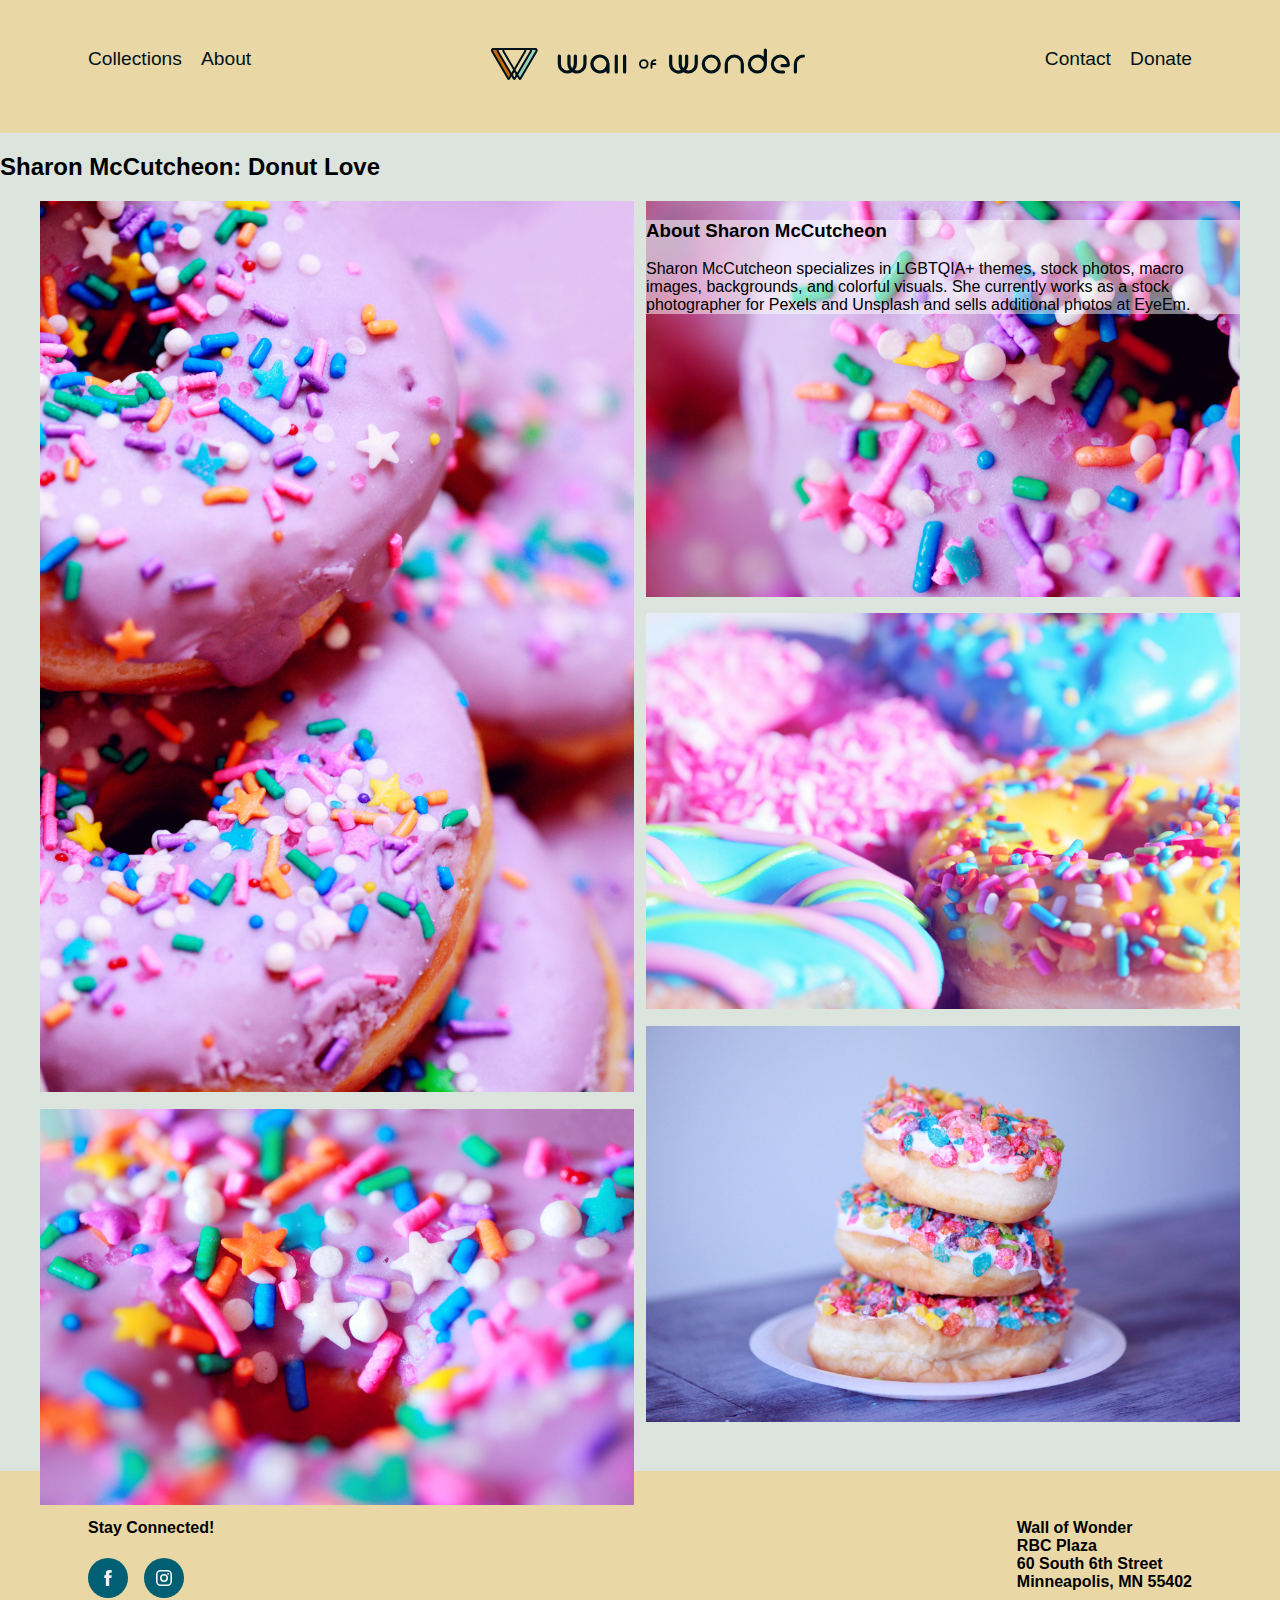
<file: 15-final-project/begin/index.html>
<!DOCTYPE html>
<html lang="en">
  <head>
    <meta charset="UTF-8" />
    <meta http-equiv="X-UA-Compatible" content="IE=edge" />
    <meta name="viewport" content="width=device-width, initial-scale=1.0" />
    <title>Collections</title>
    <link href="css/style.css" rel="stylesheet" />
  </head>

  <body>
    <div class="header">
      <header>
        <nav>
          <ul>
            <li>
              <a href="#"
                ><img
                  src="img/header-logo.svg"
                  alt="Wall of Wonder. Click for home."
              /></a>
            </li>
            <li><a href="#">Collections</a></li>
            <li><a href="#">About</a></li>
            <li><a href="#">Contact</a></li>
            <li><a href="#">Donate</a></li>
          </ul>
        </nav>
      </header>
    </div>

    <div class="donut">
      <h2>Sharon McCutcheon: Donut Love</h2>

      <div class="donutWrapper">
        <ul>
          <li class="aboutArtist">
            <div class="aboutArtistWrapper">
              <h3>About Sharon McCutcheon</h3>
              <p>
                Sharon McCutcheon specializes in LGBTQIA+ themes, stock photos,
                macro images, backgrounds, and colorful visuals. She currently
                works as a stock photographer for Pexels and Unsplash and sells
                additional photos at EyeEm.
              </p>
            </div>
          </li>
          <li class="donut1">
            <figure>
              <img src="../raw materials/donut1.jpg" alt="donut1" />
            </figure>
          </li>
          <li class="donut2">
            <figure>
              <img src="../raw materials/donut2.jpg" alt="donut2" />
            </figure>
          </li>
          <li class="donut3">
            <figure>
              <img src="../raw materials/donut3.jpg" alt="donut3" />
            </figure>
          </li>
          <li class="donut4">
            <figure>
              <img src="../raw materials/donut4.jpg" alt="donut4" />
            </figure>
          </li>
          <li class="donut5">
            <figure>
              <img src="../raw materials/donut5.jpg" alt="donut5" />
            </figure>
          </li>
        </ul>
      </div>
    </div>

    <div class="footer">
      <footer>
        <div class="social">
          <h4>Stay Connected!</h4>
          <ul>
            <li>
              <a href="https://www.facebook.com" target="_blank"
                ><img src="img/facebook-icon.svg" alt="Visit us at Facebook."
              /></a>
            </li>
            <li>
              <a href="https://www.instagram.com" target="_blank"
                ><img src="img/instagram-icon.svg" alt="Visit us on Instagram."
              /></a>
            </li>
          </ul>
        </div>
        <address>
          Wall of Wonder <br />
          RBC Plaza<br />
          60 South 6th Street<br />
          Minneapolis, MN 55402
        </address>
      </footer>
    </div>
  </body>
</html>
</file>
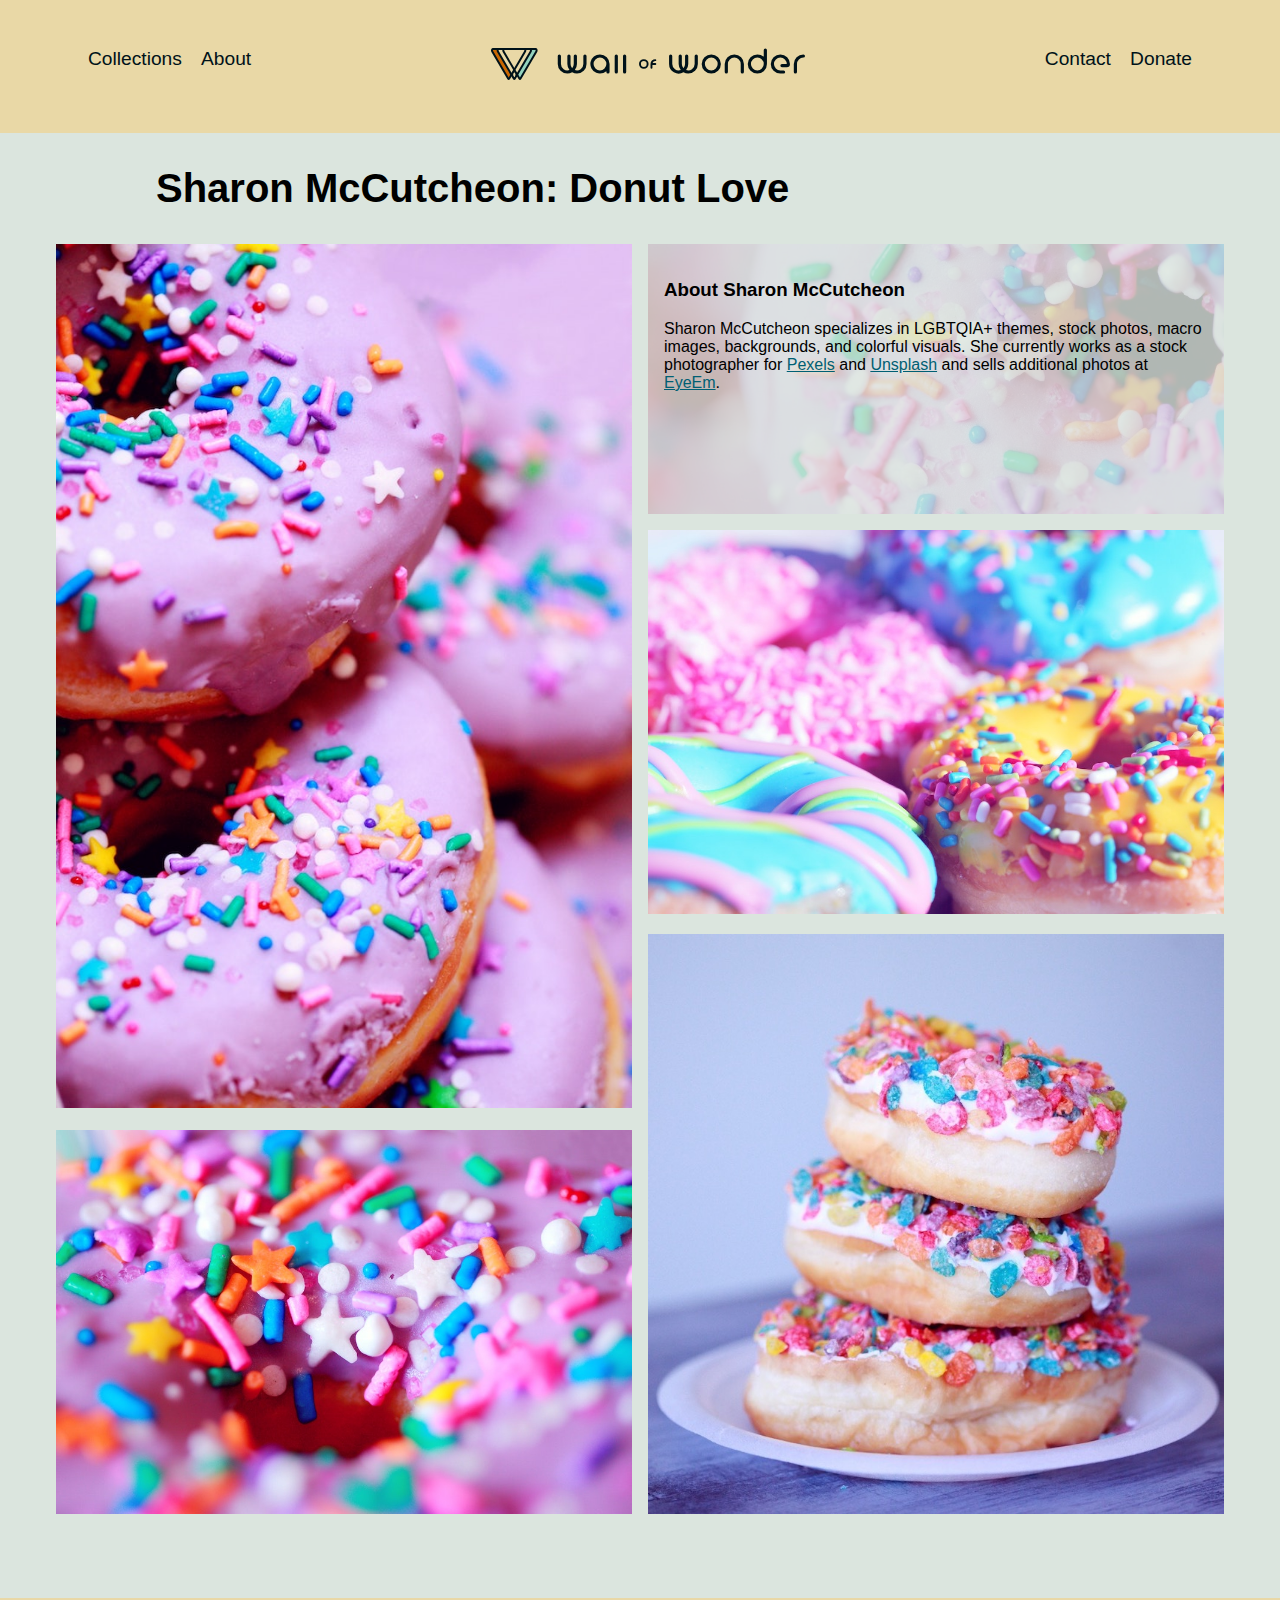
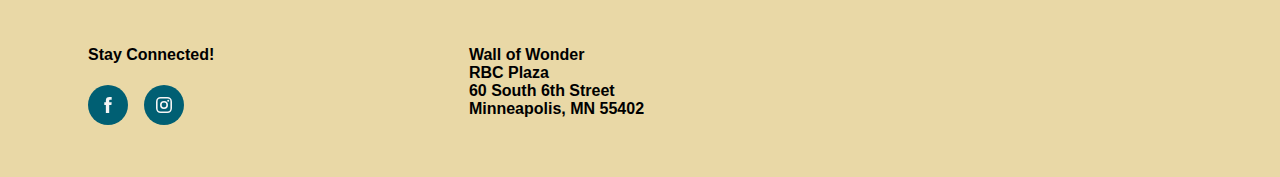
<file: 15-final-project/end/index.html>
<!DOCTYPE html>
<html lang="en">

<head>
    <meta charset="UTF-8" />
    <meta http-equiv="X-UA-Compatible" content="IE=edge" />
    <meta name="viewport" content="width=device-width, initial-scale=1.0" />
    <title>About Sharon McCutcheon</title>
    <link href="css/style.css" rel="stylesheet" />
</head>

<body>
    <div class="header">
        <header>
            <nav>
                <ul>
                    <li>
                        <a href="#"><img src="img/header-logo.svg" alt="Wall of Wonder. Click for home." /></a>
                    </li>
                    <li><a href="#">Collections</a></li>
                    <li><a href="#">About</a></li>
                    <li><a href="#">Contact</a></li>
                    <li><a href="#">Donate</a></li>
                </ul>
            </nav>
        </header>
    </div>

    <section id="donut">
        <h2>Sharon McCutcheon: Donut Love</h2>
        <ul>
            <li class="d1">
                <img src="img/donut5.jpg" alt="Donut with sprinkles." />
            </li>
            <li class="d2">
                <img src="img/donut1.jpg" alt="Donut with sprinkles." />
            </li>
            <li class="d3">
                <div class="author">
                    <h3>About Sharon McCutcheon</h3>
                    <p>
                        Sharon McCutcheon specializes in LGBTQIA+ themes, stock photos, macro images, backgrounds, and colorful visuals. She currently works as a stock photographer for
                        <a href="https://www.pexels.com/@mccutcheon" target="_blank">Pexels</a
              >
              and
              <a href="https://unsplash.com/@sharonmccutcheon" target="_blank"
                >Unsplash</a
              >
              and sells additional photos at
              <a href="https://www.eyeem.com/u/mccutcheon" target="_blank"
                >EyeEm</a
              >.
            </p>
          </div>
          <img src="img/donut2.jpg" alt="Donut with sprinkles." />
        </li>
        <li class="d4">
          <img src="img/donut3.jpg" alt="Donut with sprinkles." />
        </li>
        <li class="d5">
          <img src="img/donut4.jpg" alt="Donut with sprinkles." />
        </li>
      </ul>
    </section>

    <div class="footer">
      <footer>
        <div class="social">
          <h4>Stay Connected!</h4>
          <ul>
            <li>
              <a href="https://www.facebook.com" target="_blank"
                ><img src="img/facebook-icon.svg" alt="Visit us at Facebook."
              /></a>
            </li>
            <li>
                <a href="https://www.instagram.com" target="_blank"><img src="img/instagram-icon.svg" alt="Visit us on Instagram." /></a>
            </li>
        </ul>
        </div>
        <address>
          Wall of Wonder <br />
          RBC Plaza<br />
          60 South 6th Street<br />
          Minneapolis, MN 55402
        </address>
        </footer>
        </div>
</body>

</html>
</file>
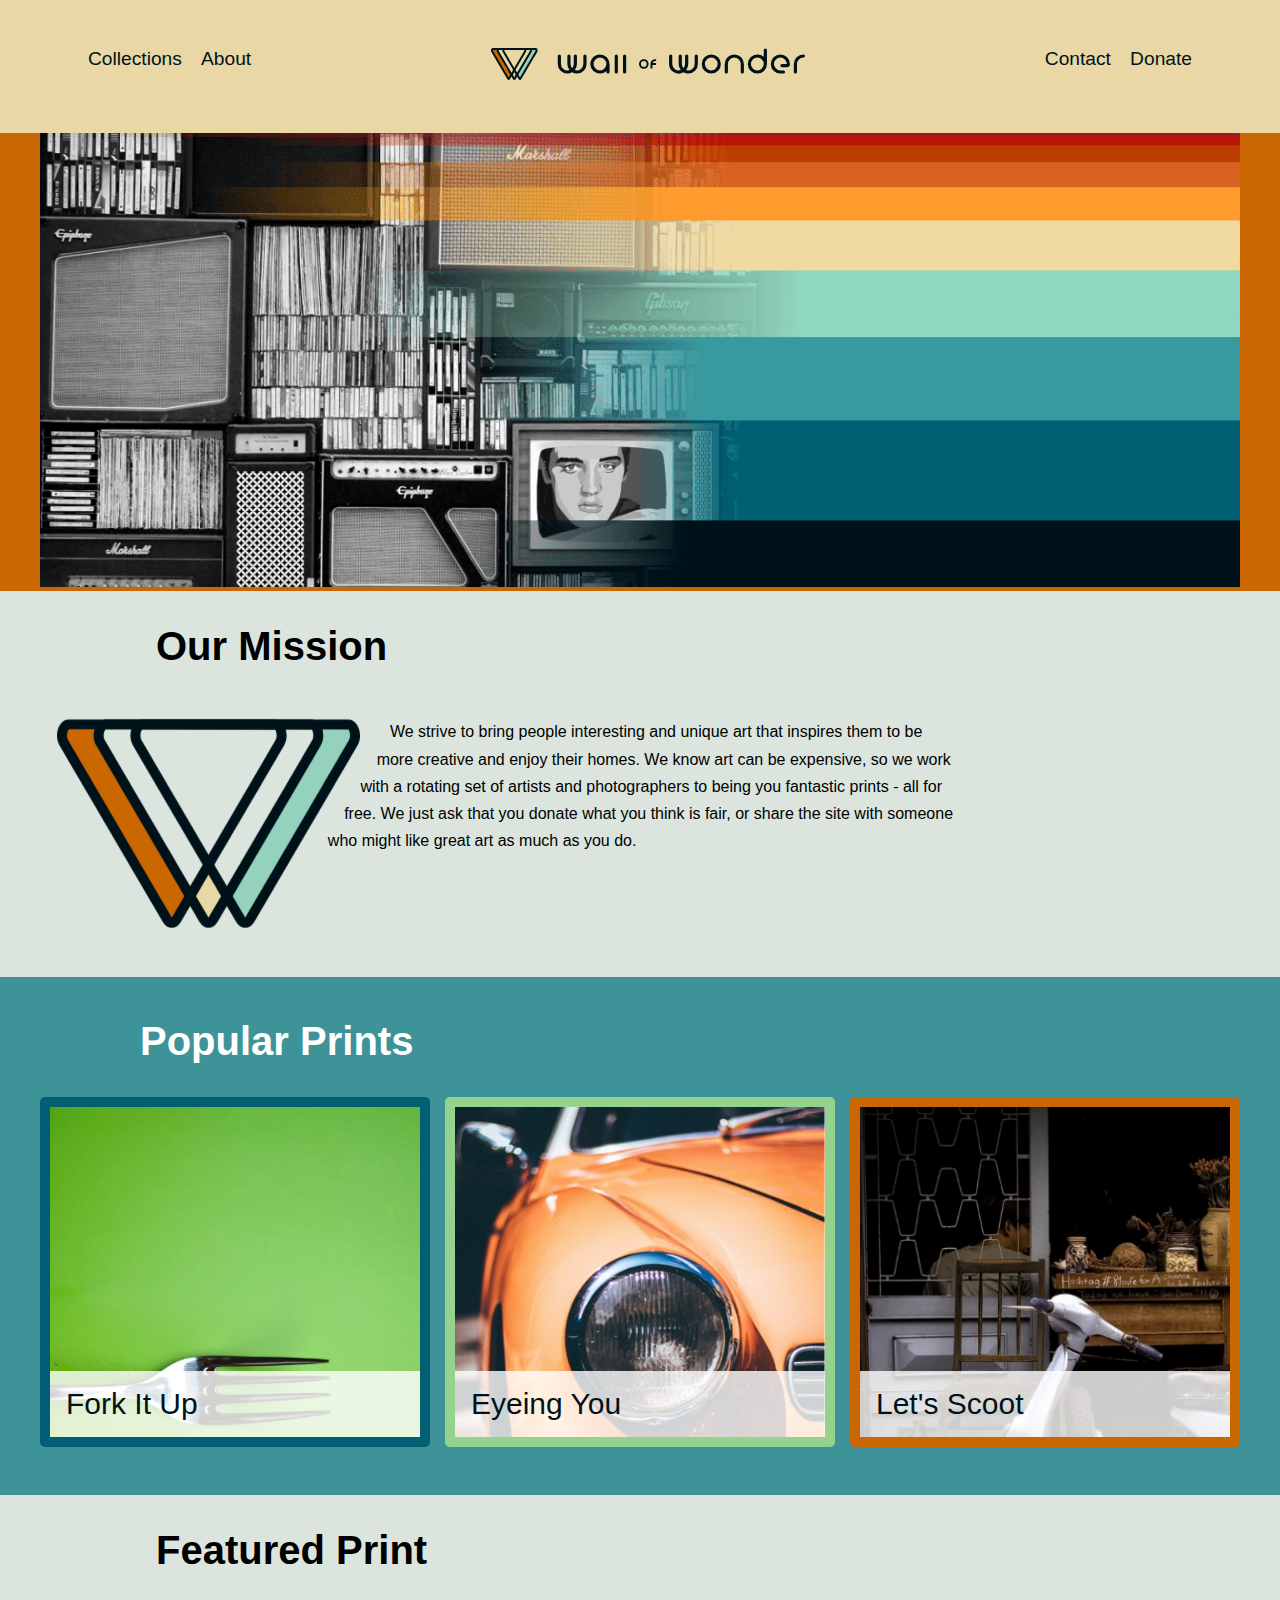
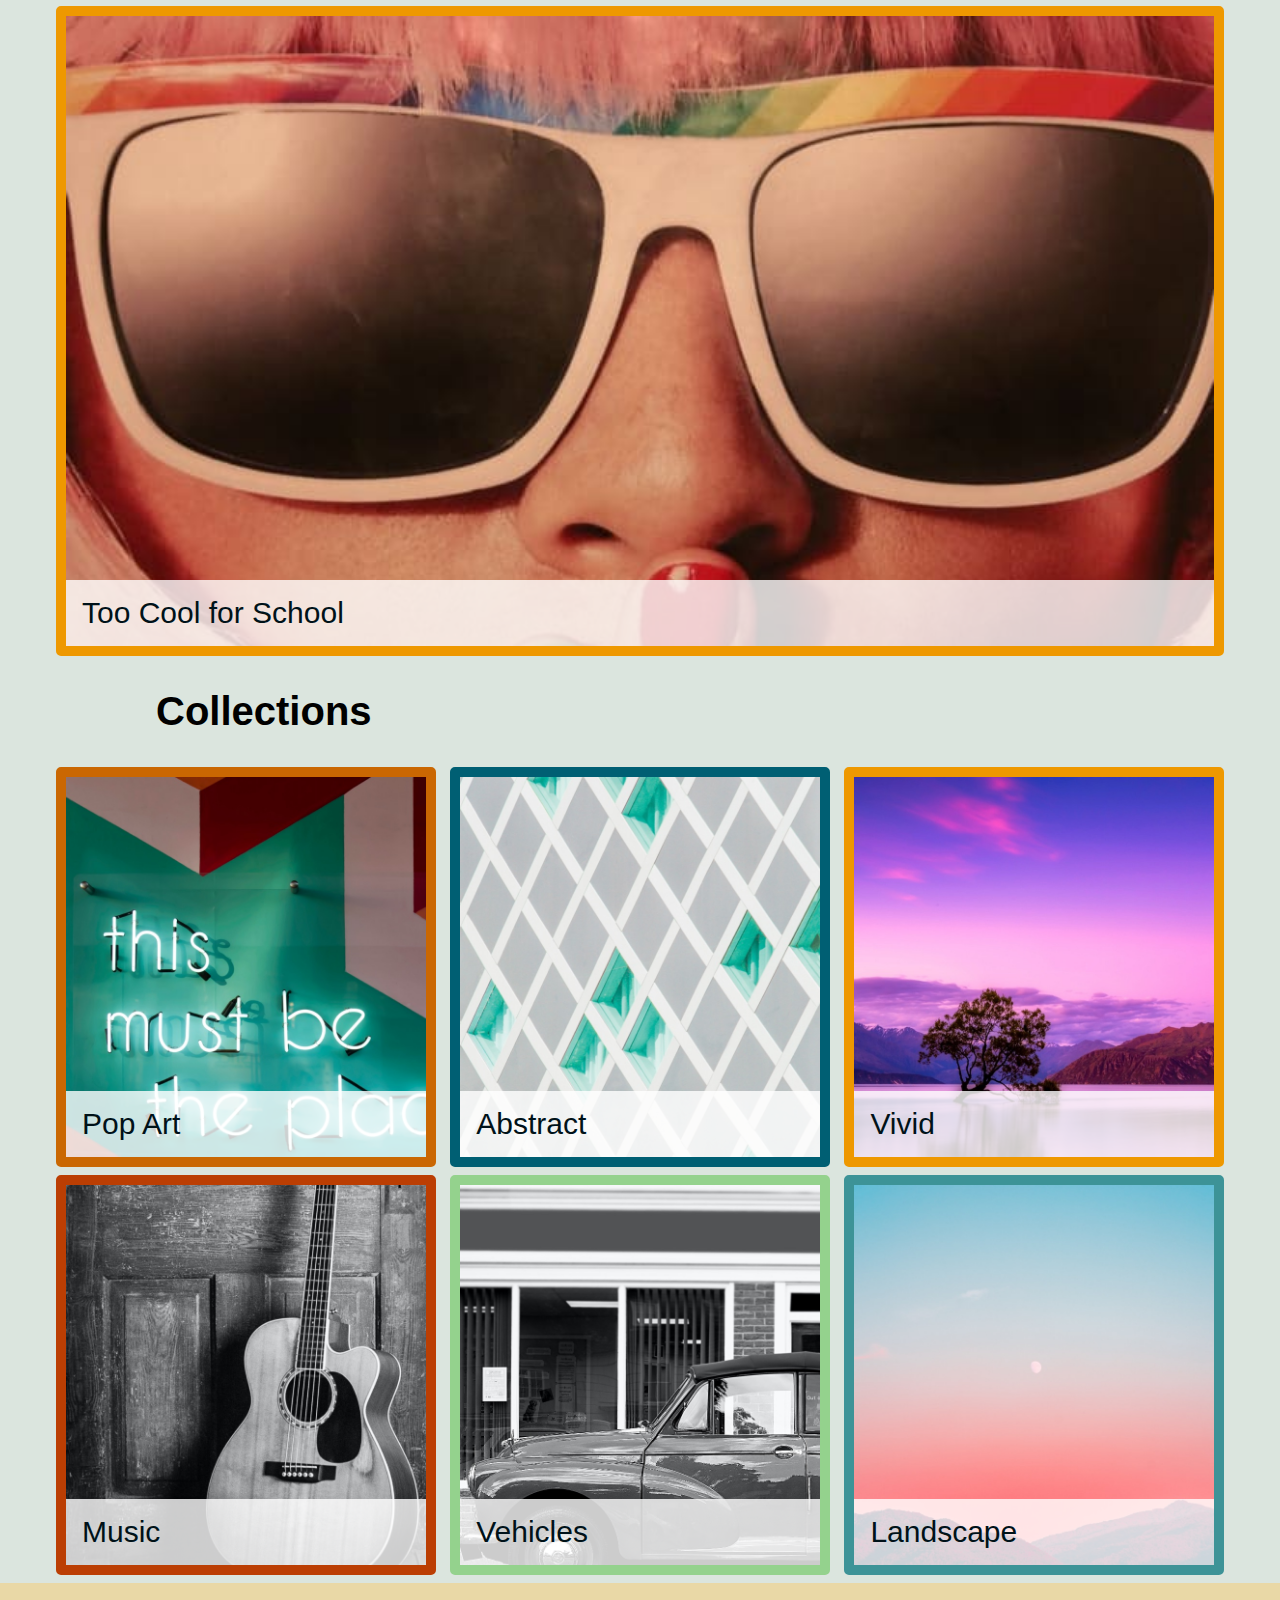
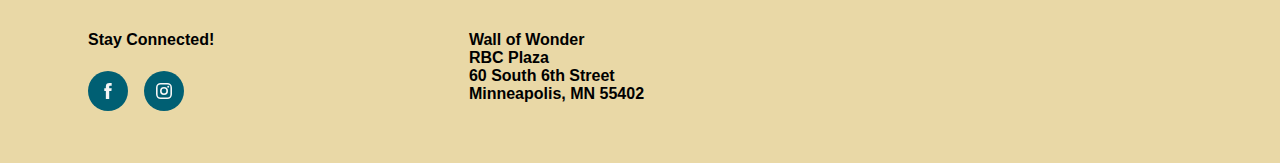
<file: 7-wrapup/begin/index.html>
<!DOCTYPE html>
<html lang="en">
  <head>
    <meta charset="UTF-8" />
    <meta http-equiv="X-UA-Compatible" content="IE=edge" />
    <meta name="viewport" content="width=device-width, initial-scale=1.0" />
    <title>Collections</title>
    <link href="css/style.css" rel="stylesheet" />
  </head>

  <body>
    <div class="header">
      <header>
        <nav>
          <ul>
            <li>
              <a href="#"
                ><img
                  src="img/header-logo.svg"
                  alt="Wall of Wonder. Click for home."
              /></a>
            </li>
            <li><a href="#">Collections</a></li>
            <li><a href="#">About</a></li>
            <li><a href="#">Contact</a></li>
            <li><a href="#">Donate</a></li>
          </ul>
        </nav>
      </header>
    </div>
    <section id="hero">
      <picture>
        <source srcset="img/hero-1200.png" media="(min-width: 839px)" />
        <source srcset="img/hero-838.png" media="(min-width: 301px)" />
        <img src="img/hero-300.png" alt="Rainbow hero image banner." />
      </picture>
    </section>
    <section id="mission">
      <h2>Our Mission</h2>
      <div class="missiontext">
        <p>
          <img
            src="img/logo2.png"
            alt="Logo for Wall of Wonder."
            class="missionimg"
          />
          We strive to bring people interesting and unique art that inspires
          them to be more creative and enjoy their homes. We know art can be
          expensive, so we work with a rotating set of artists and photographers
          to being you fantastic prints - all for free. We just ask that you
          donate what you think is fair, or share the site with someone who
          might like great art as much as you do.
        </p>
      </div>
    </section>

    <section id="popular">
      <div class="container">
        <h2>Popular Prints</h2>
        <ul>
          <li>
            <figure class="color2">
              <img src="../fork-it-up.jpg" alt="fork" />
              <figcaption><a href="#">Fork It Up</a></figcaption>
            </figure>
          </li>
          <li>
            <figure class="color4">
              <img src="../eyeing-you.jpg" alt="Car" />
              <figcaption><a href="#">Eyeing You</a></figcaption>
            </figure>
          </li>
          <li>
            <figure class="color7">
              <img src="../lets-scoot.jpg" alt="Scooter" class="toAdjust" />
              <figcaption><a href="#">Let's Scoot</a></figcaption>
            </figure>
          </li>
        </ul>
      </div>
    </section>

    <section id="featured">
      <h2>Featured Print</h2>

      <figure class="color6">
        <img
          sizes="(min-width: 300px) 33.3vw, 100vw"
          srcset="
            img/too-cool-300.jpg   300w,
            img/too-cool-740.jpg   740w,
            img/too-cool-1058.jpg 1058w,
            img/too-cool-1200.jpg 1200w
          "
          src="img/too-cool-1200.jpg"
          alt="Closeup of woman in sunglasses showing eyes, nose, and fingers over mouth."
        />

        <figcaption><a href="#">Too Cool for School</a></figcaption>
      </figure>
    </section>
    <section id="collections">
      <h2>Collections</h2>
      <ul>
        <li>
          <figure class="color7">
            <img src="img/pop-art.jpg" alt="Pop Art: This must be the place" />
            <figcaption><a href="#">Pop Art</a></figcaption>
          </figure>
        </li>
        <li>
          <figure class="color2">
            <img
              src="img/abstract.jpg"
              alt="Abstract: grey and green squares."
            />
            <figcaption><a href="#">Abstract</a></figcaption>
          </figure>
        </li>
        <li>
          <figure class="color6">
            <img
              src="img/vivid.jpg"
              alt="Tree on island in lake with purple sunrise."
            />
            <figcaption><a href="#">Vivid</a></figcaption>
          </figure>
        </li>
        <li>
          <figure class="color8">
            <img
              src="img/music.jpg"
              alt="Music: guitar leaning against wall."
            />
            <figcaption><a href="#">Music</a></figcaption>
          </figure>
        </li>
        <li>
          <figure class="color4">
            <img src="img/vehicles.jpg" alt="Vehicles: 1930's car on street." />
            <figcaption><a href="#">Vehicles</a></figcaption>
          </figure>
        </li>
        <li>
          <figure class="color3">
            <img
              src="img/landscape.jpg"
              alt="Landscape: moonrise over tree-covered mountains."
            />
            <figcaption><a href="#">Landscape</a></figcaption>
          </figure>
        </li>
      </ul>
    </section>
    <div class="footer">
      <footer>
        <div class="social">
          <h4>Stay Connected!</h4>
          <ul>
            <li>
              <a href="https://www.facebook.com" target="_blank"
                ><img src="img/facebook-icon.svg" alt="Visit us at Facebook."
              /></a>
            </li>
            <li>
              <a href="https://www.instagram.com" target="_blank"
                ><img src="img/instagram-icon.svg" alt="Visit us on Instagram."
              /></a>
            </li>
          </ul>
        </div>
        <address>
          Wall of Wonder <br />
          RBC Plaza<br />
          60 South 6th Street<br />
          Minneapolis, MN 55402
        </address>
      </footer>
    </div>
  </body>
</html>
</file>
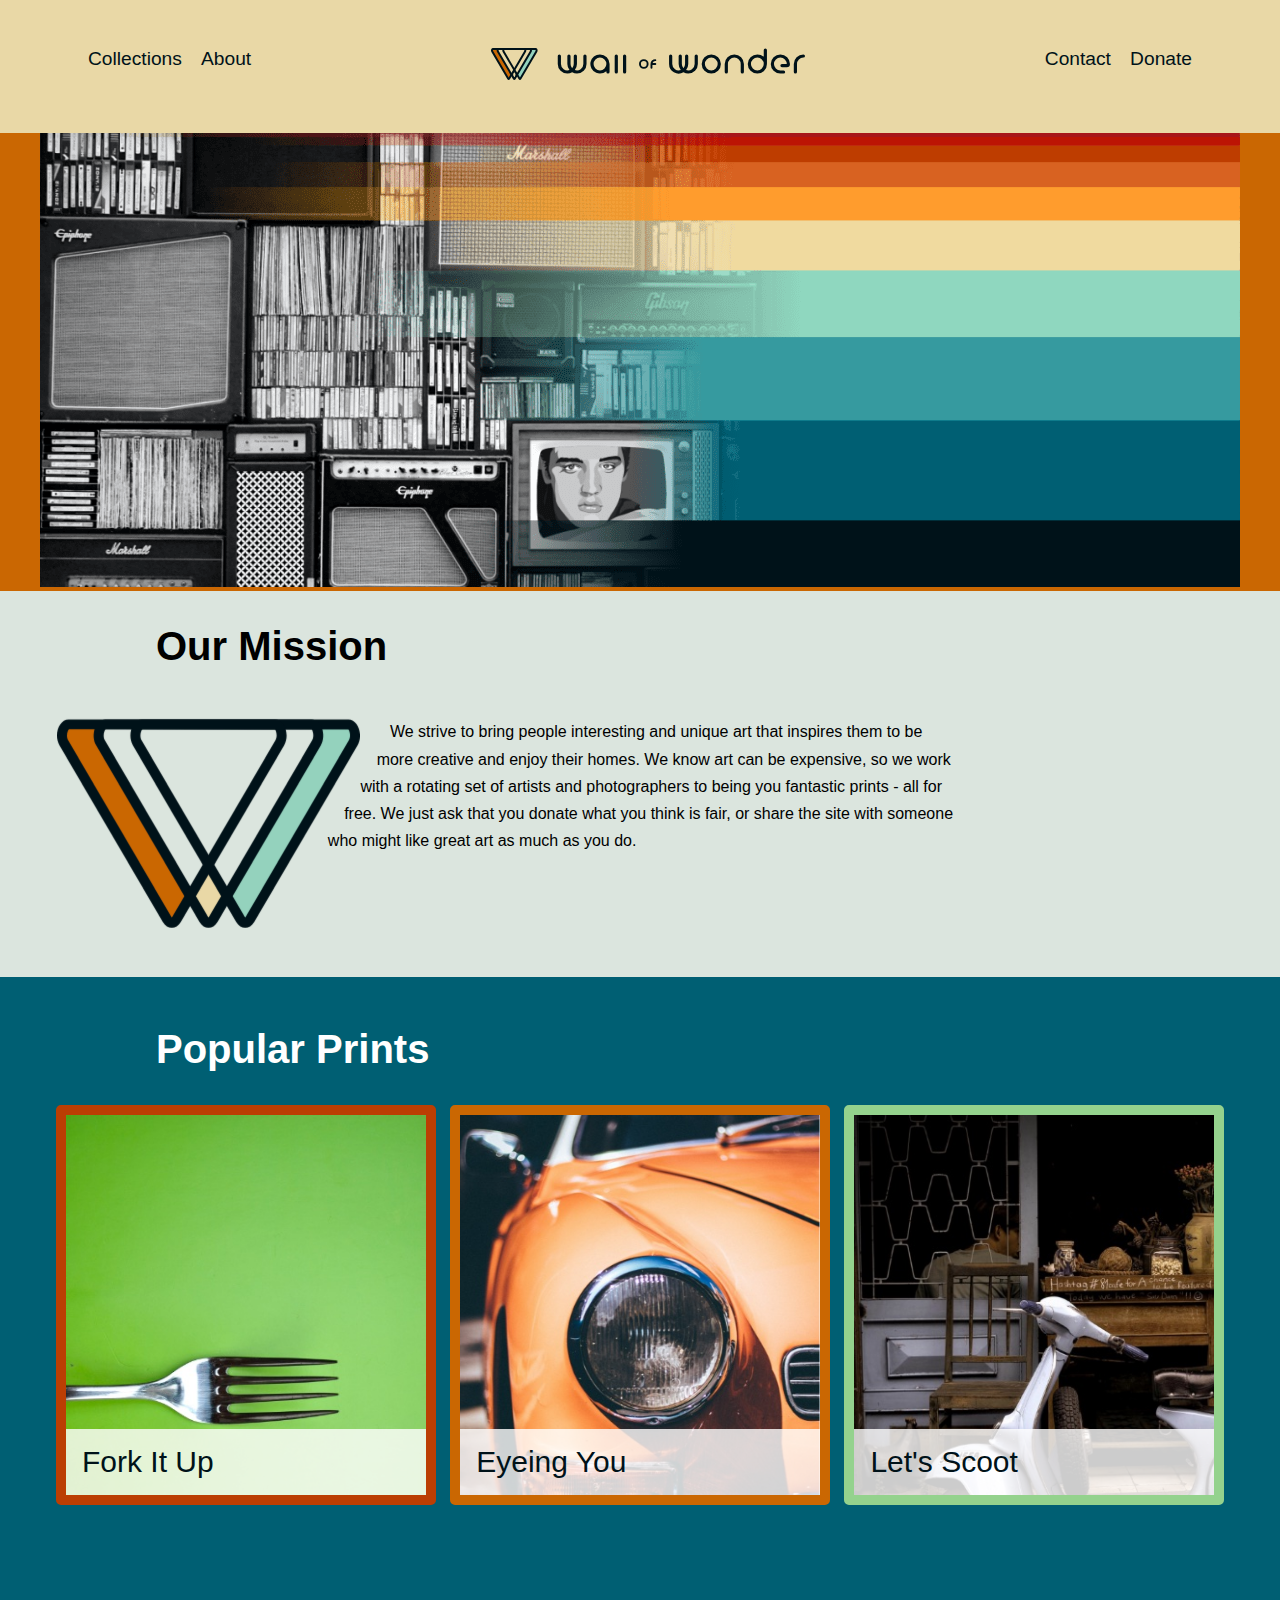
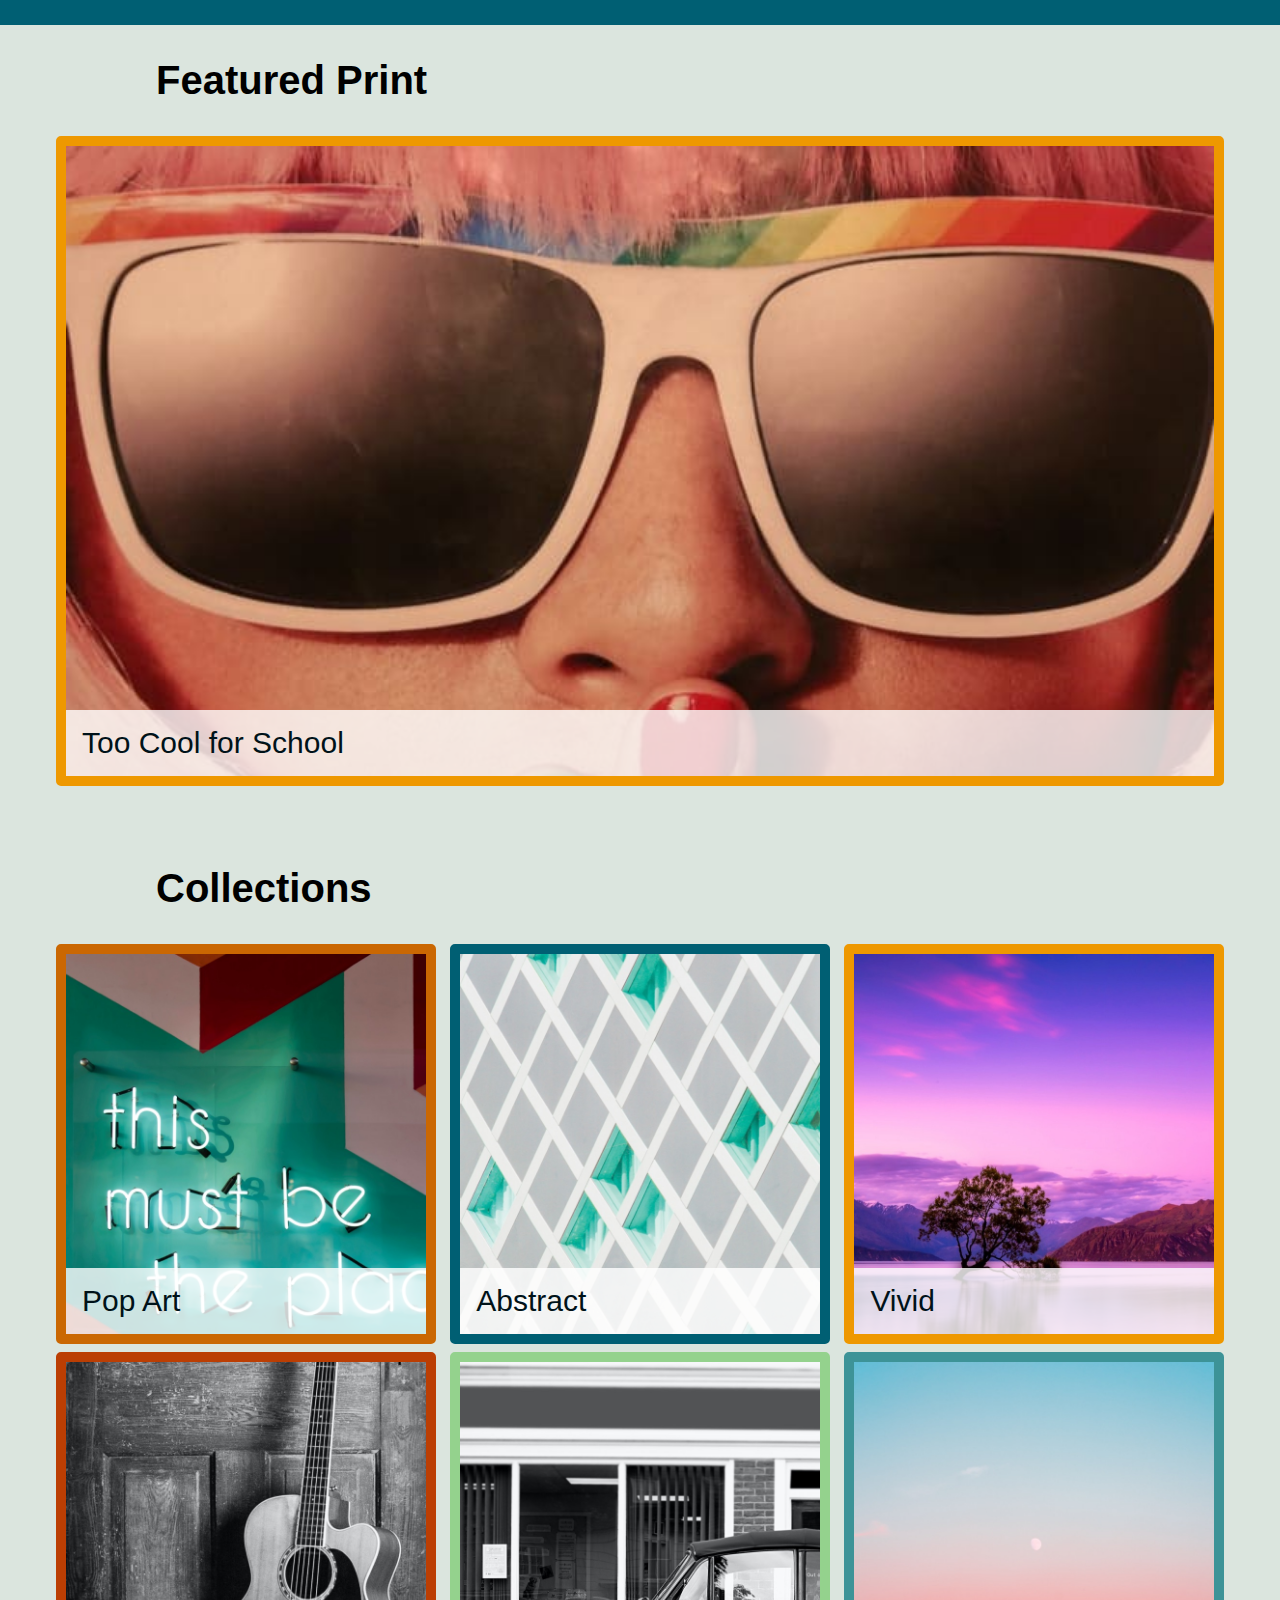
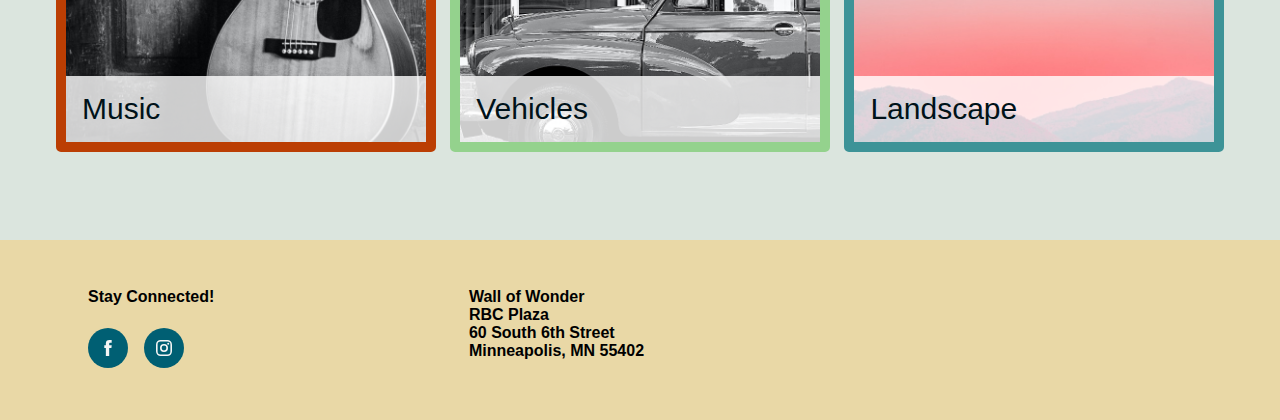
<file: 7-wrapup/end/index.html>
<!DOCTYPE html>
<html lang="en">

<head>
    <meta charset="UTF-8" />
    <meta http-equiv="X-UA-Compatible" content="IE=edge" />
    <meta name="viewport" content="width=device-width, initial-scale=1.0" />
    <title>Collections</title>
    <link href="css/style.css" rel="stylesheet" />
</head>

<body>
    <div class="header">
        <header>
            <nav>
                <ul>
                    <li>
                        <a href="#"><img src="img/header-logo.svg" alt="Wall of Wonder. Click for home." /></a>
                    </li>
                    <li><a href="#">Collections</a></li>
                    <li><a href="#">About</a></li>
                    <li><a href="#">Contact</a></li>
                    <li><a href="#">Donate</a></li>
                </ul>
            </nav>
        </header>
    </div>
    <section id="hero">
        <picture>
            <source srcset="img/hero-1200.png" media="(min-width: 839px)" />
            <source srcset="img/hero-838.png" media="(min-width: 301px)" />
            <img src="img/hero-300.png" alt="Rainbow hero image banner." />
        </picture>
    </section>
    <section id="mission">
        <h2>Our Mission</h2>
        <div class="missiontext">
            <p>
                <img src="img/logo2.png" alt="Logo for Wall of Wonder." class="missionimg" /> We strive to bring people interesting and unique art that inspires them to be more creative and enjoy their homes. We know art can be expensive, so we work with
                a rotating set of artists and photographers to being you fantastic prints - all for free. We just ask that you donate what you think is fair, or share the site with someone who might like great art as much as you do.
            </p>
        </div>
    </section>
    <div class="stripe">
        <section id="popular">
            <h2>Popular Prints</h2>
            <ul>
                <li>
                    <figure class="color8">
                        <img src="img/fork-it-up.jpg" alt="Fork on green background" />
                        <figcaption><a href="#">Fork It Up</a></figcaption>
                    </figure>
                </li>
                <li>
                    <figure class="color7">
                        <img src="img/eyeing-you.jpg" alt="Viewing part of an orange car with an oversized headlight." />
                        <figcaption><a href="#">Eyeing You</a></figcaption>
                    </figure>
                </li>
                <li>
                    <figure class="color4">
                        <img src="img/lets-scoot.jpg" alt="Vespa scooter parked on a street." />
                        <figcaption><a href="#">Let's Scoot</a></figcaption>
                    </figure>
                </li>
            </ul>
        </section>
    </div>
    <section id="featured">
        <h2>Featured Print</h2>

        <figure class="color6">
            <img sizes="(min-width: 300px) 33.3vw, 100vw" srcset="
            img/too-cool-300.jpg   300w,
            img/too-cool-740.jpg   740w,
            img/too-cool-1058.jpg 1058w,
            img/too-cool-1200.jpg 1200w
          " src="img/too-cool-1200.jpg" alt="Closeup of woman in sunglasses showing eyes, nose, and fingers over mouth." />

            <figcaption><a href="#">Too Cool for School</a></figcaption>
        </figure>
    </section>
    <section id="collections">
        <h2>Collections</h2>
        <ul>
            <li>
                <figure class="color7">
                    <img src="img/pop-art.jpg" alt="Pop Art: This must be the place" />
                    <figcaption><a href="#">Pop Art</a></figcaption>
                </figure>
            </li>
            <li>
                <figure class="color2">
                    <img src="img/abstract.jpg" alt="Abstract: grey and green squares." />
                    <figcaption><a href="#">Abstract</a></figcaption>
                </figure>
            </li>
            <li>
                <figure class="color6">
                    <img src="img/vivid.jpg" alt="Tree on island in lake with purple sunrise." />
                    <figcaption><a href="#">Vivid</a></figcaption>
                </figure>
            </li>
            <li>
                <figure class="color8">
                    <img src="img/music.jpg" alt="Music: guitar leaning against wall." />
                    <figcaption><a href="#">Music</a></figcaption>
                </figure>
            </li>
            <li>
                <figure class="color4">
                    <img src="img/vehicles.jpg" alt="Vehicles: 1930's car on street." />
                    <figcaption><a href="#">Vehicles</a></figcaption>
                </figure>
            </li>
            <li>
                <figure class="color3">
                    <img src="img/landscape.jpg" alt="Landscape: moonrise over tree-covered mountains." />
                    <figcaption><a href="#">Landscape</a></figcaption>
                </figure>
            </li>
        </ul>
    </section>
    <div class="footer">
        <footer>
            <div class="social">
                <h4>Stay Connected!</h4>
                <ul>
                    <li>
                        <a href="https://www.facebook.com" target="_blank"><img src="img/facebook-icon.svg" alt="Visit us at Facebook." /></a>
                    </li>
                    <li>
                        <a href="https://www.instagram.com" target="_blank"><img src="img/instagram-icon.svg" alt="Visit us on Instagram." /></a>
                    </li>
                </ul>
            </div>
            <address>
          Wall of Wonder <br />
          RBC Plaza<br />
          60 South 6th Street<br />
          Minneapolis, MN 55402
        </address>
        </footer>
    </div>
</body>

</html>
</file>
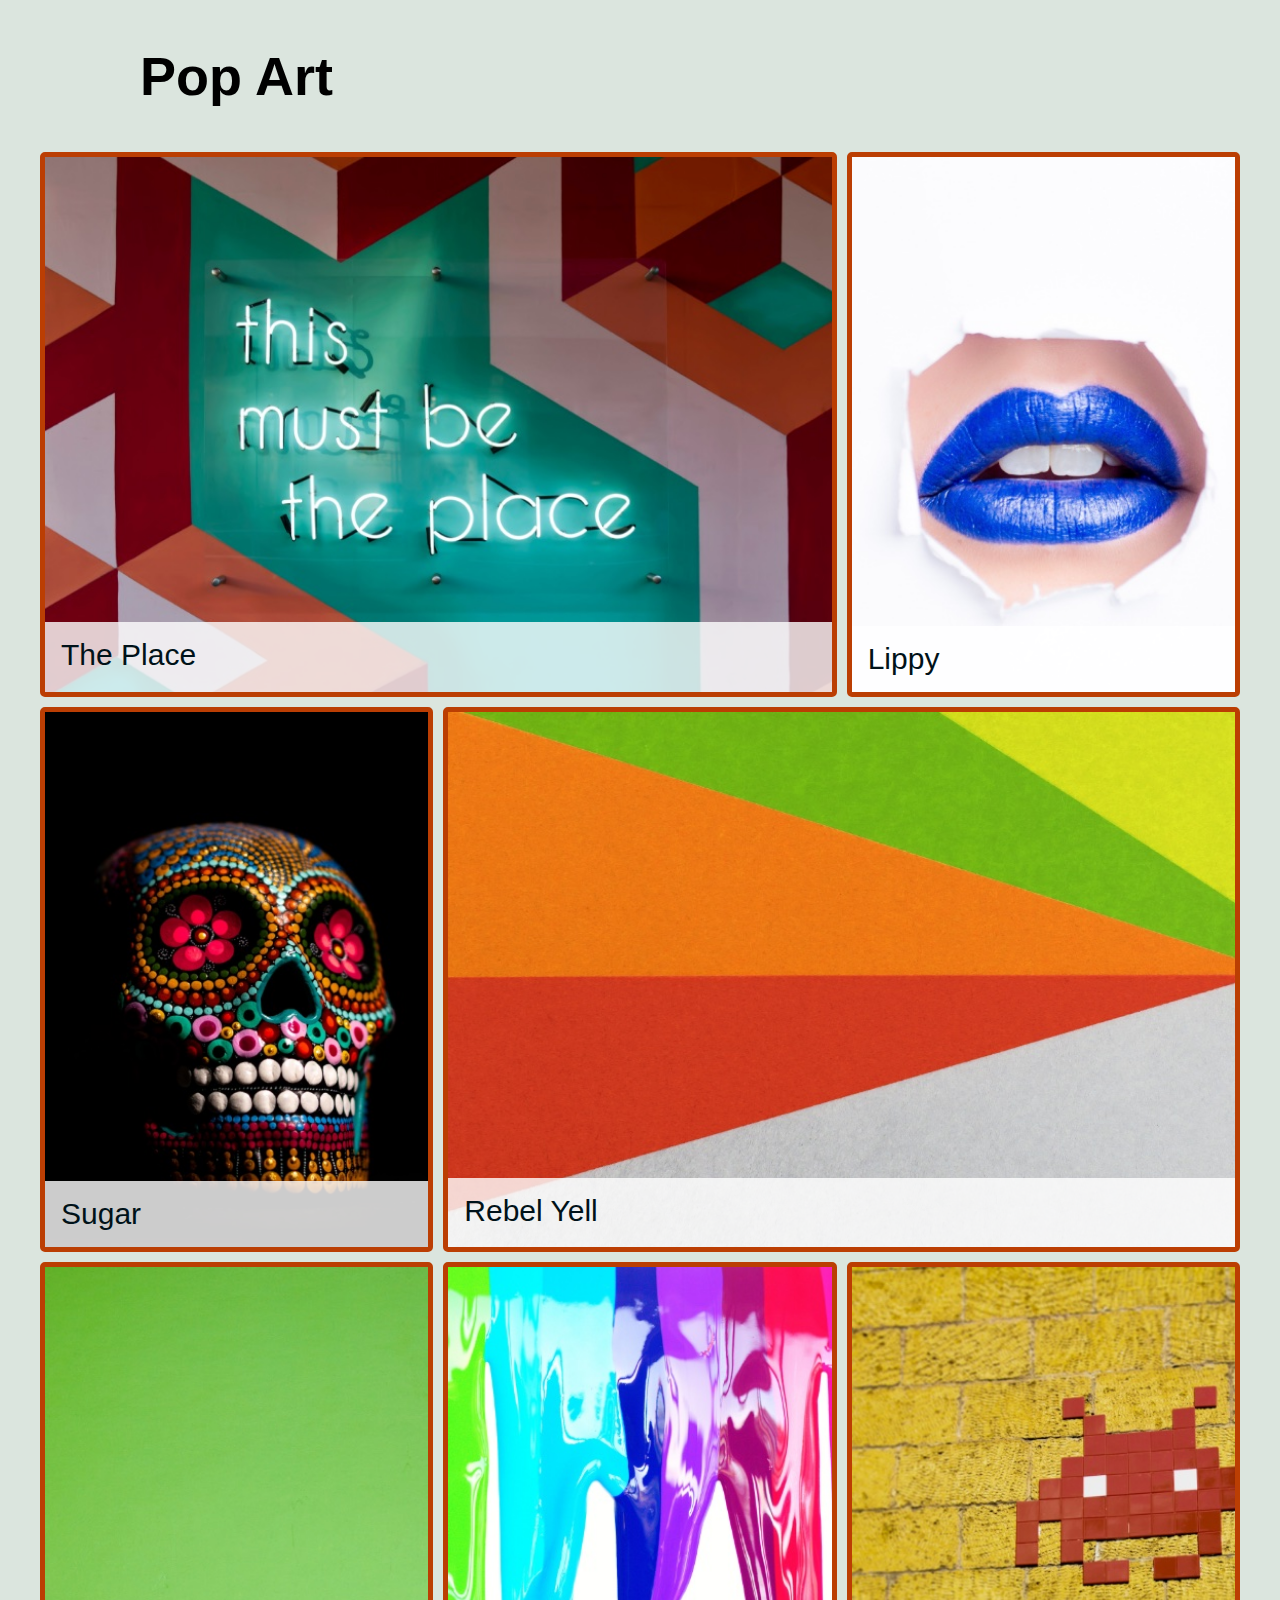
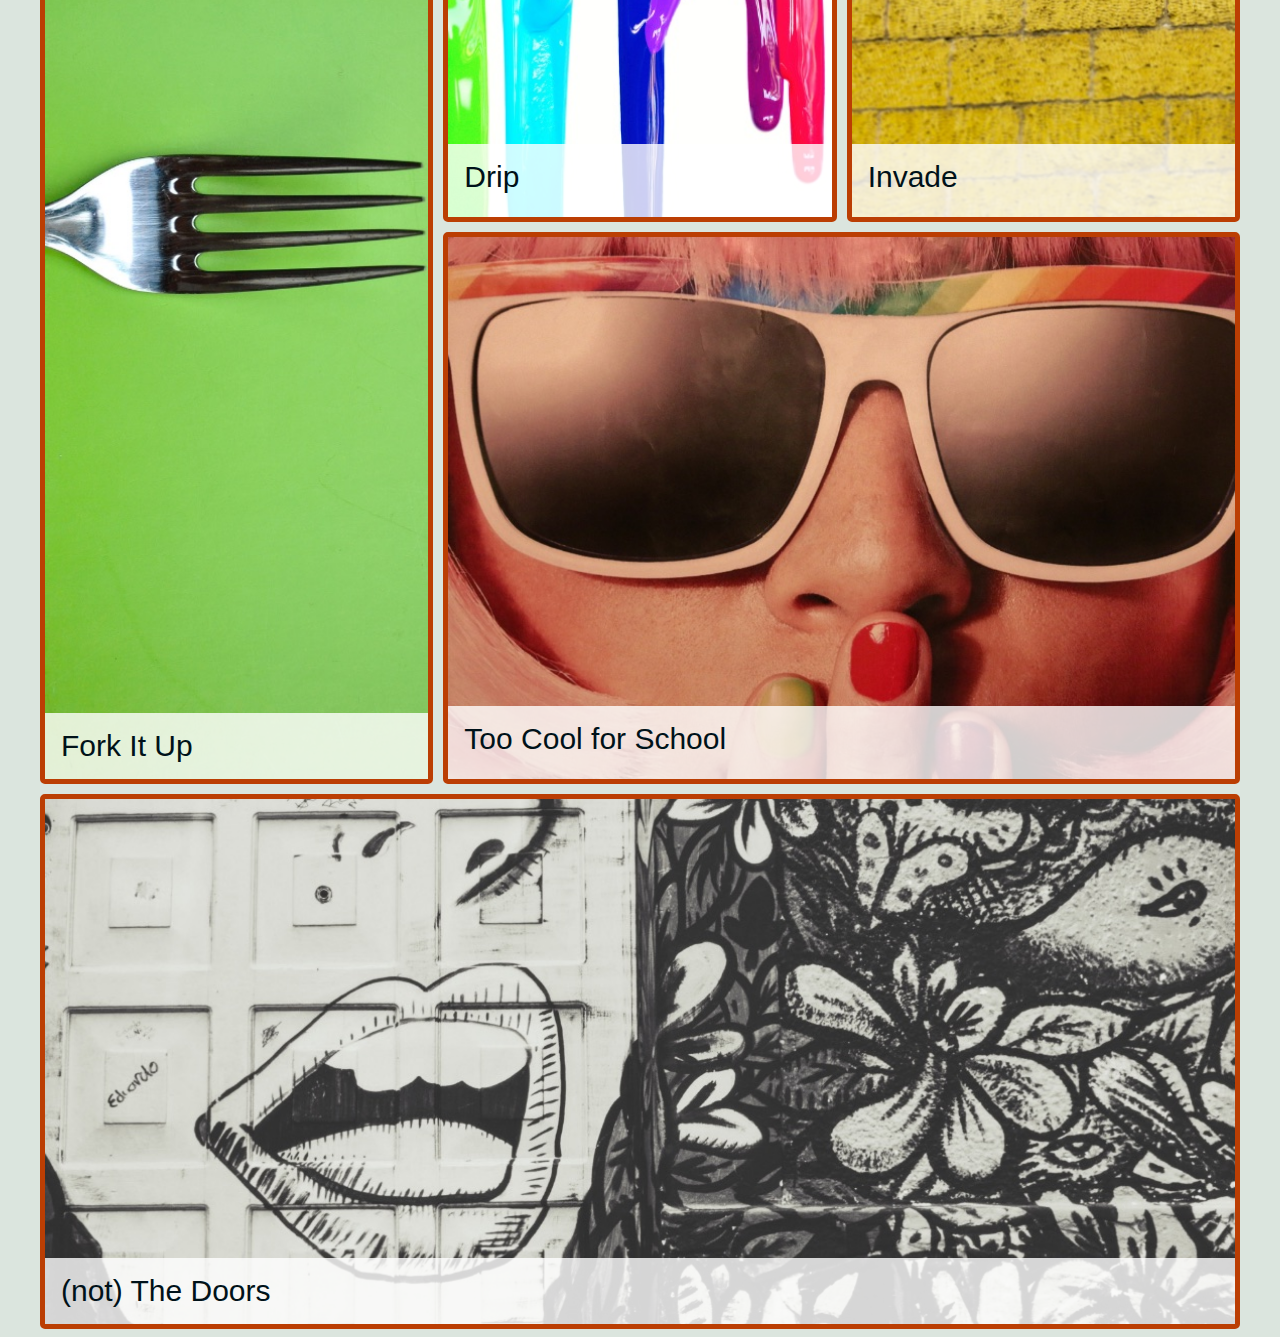
<file: 12-challenge layout/12a mosaic grid/begin/index.html>
<!DOCTYPE html>
<html lang="en">
  <head>
    <meta charset="UTF-8" />
    <meta http-equiv="X-UA-Compatible" content="IE=edge" />
    <meta name="viewport" content="width=device-width, initial-scale=1.0" />
    <title>Collections</title>
    <link href="css/style.css" rel="stylesheet" />
  </head>

  <body>
    <section id="popart">
      <h2>Pop Art</h2>
      <ul>
        <li class="colspan2">
          <figure>
            <img src="img/1-place.jpg" alt="Pop Art: This must be the place" />
            <figcaption><a href="#">The Place</a></figcaption>
          </figure>
        </li>
        <li>
          <figure>
            <img
              src="img/2-lippy.jpg"
              alt="A face showing a nose and blue lips on a white background."
            />
            <figcaption><a href="#">Lippy</a></figcaption>
          </figure>
        </li>
        <li>
          <figure>
            <img src="img/3-skull.jpg" alt="Mexican Sugar skull." />
            <figcaption><a href="#">Sugar</a></figcaption>
          </figure>
        </li>
        <li class="colspan2">
          <figure>
            <img
              src="img/4-yell.jpg"
              alt="Red, orange, green, and yellow wedges converging on a point."
            />
            <figcaption><a href="#">Rebel Yell</a></figcaption>
          </figure>
        </li>
        <li class="rowspan2">
          <figure>
            <img src="img/5-fork.jpg" alt="Fork on a green background." />
            <figcaption><a href="#">Fork It Up</a></figcaption>
          </figure>
        </li>
        <li>
          <figure>
            <img
              src="img/6-drip.jpg"
              alt="Rainbow paint colors dripping down a wall."
            />
            <figcaption><a href="#">Drip</a></figcaption>
          </figure>
        </li>
        <li>
          <figure>
            <img
              src="img/7-invade.jpg"
              alt="Orange space invader on a yellow wall."
            />
            <figcaption><a href="#">Invade</a></figcaption>
          </figure>
        </li>
        <li class="colspan2">
          <figure>
            <img src="img/8-school.jpg" alt="Woman in sunglasses close up." />
            <figcaption><a href="#">Too Cool for School</a></figcaption>
          </figure>
        </li>
        <li class="colspan3">
          <figure>
            <img
              src="img/9-doors.jpg"
              alt="Garage door painted to look like a Doors album cover."
            />
            <figcaption><a href="#">(not) The Doors</a></figcaption>
          </figure>
        </li>
      </ul>
    </section>
  </body>
</html>
</file>
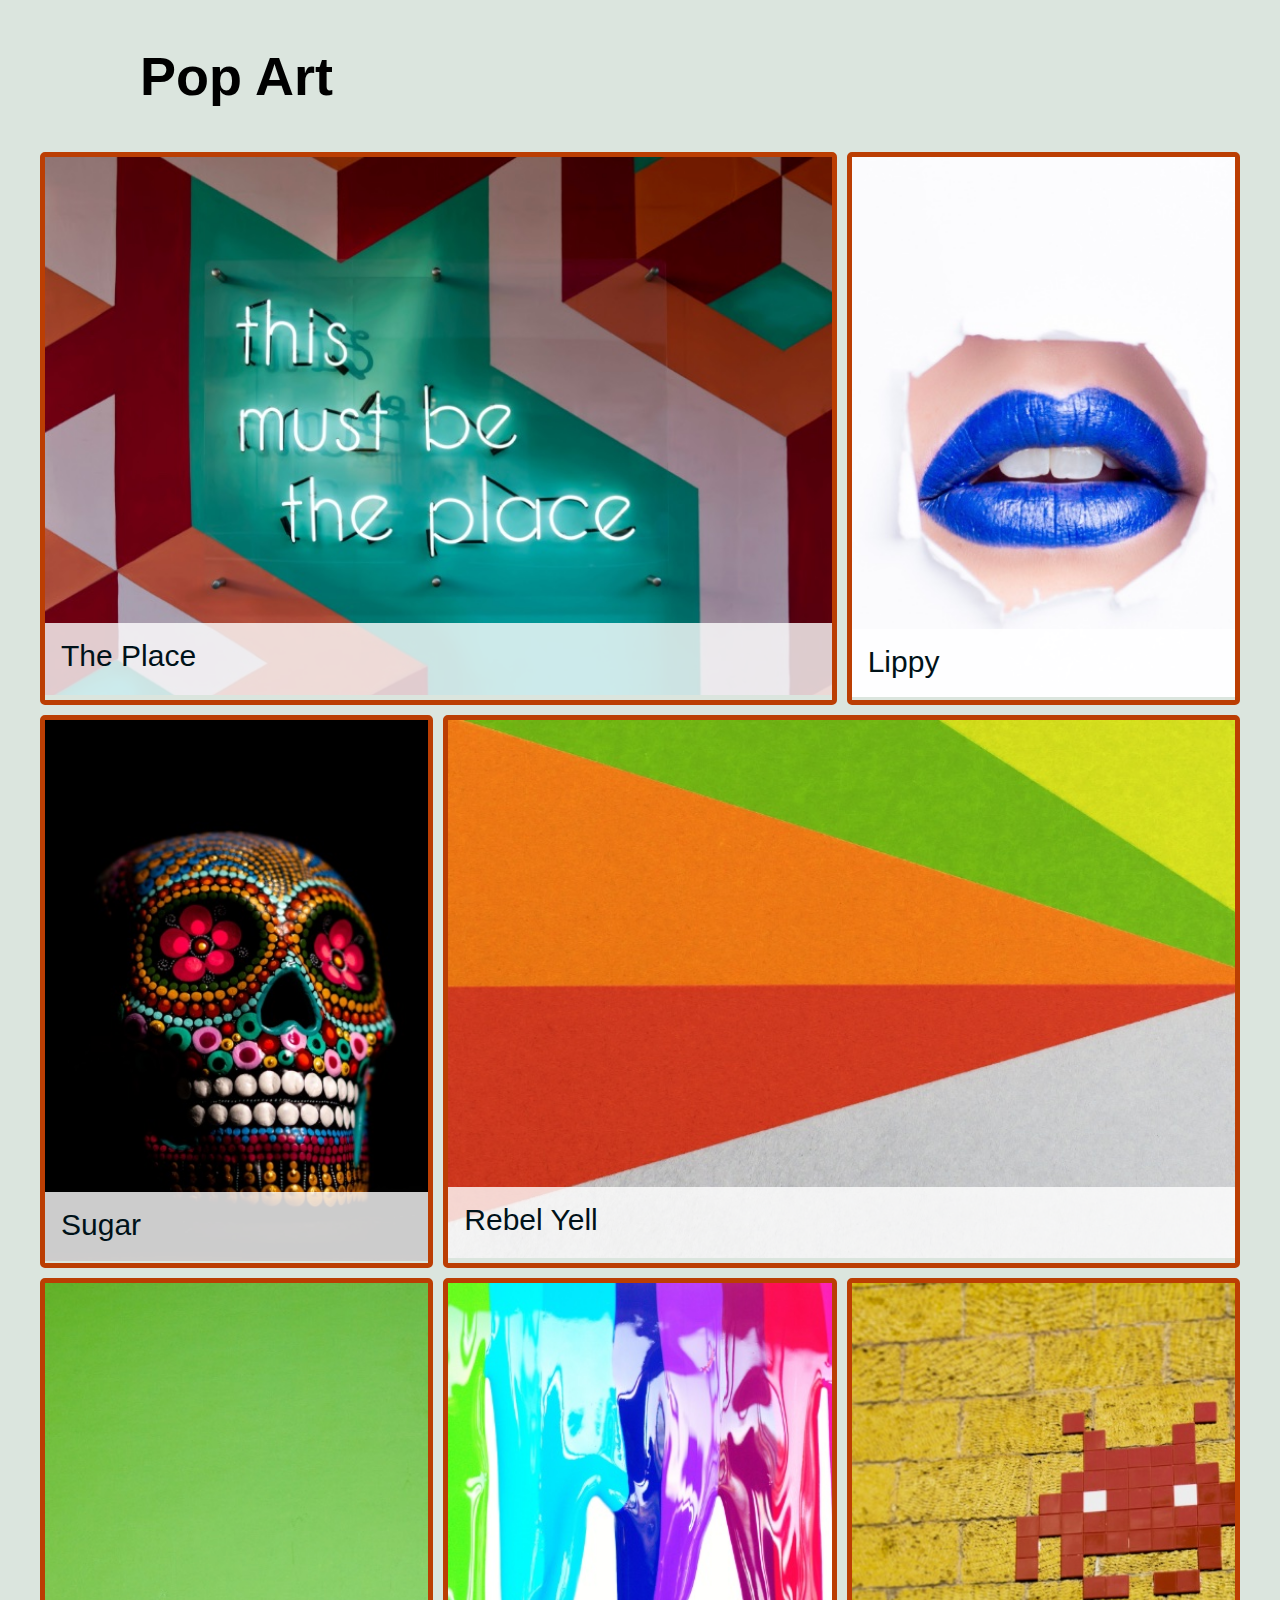
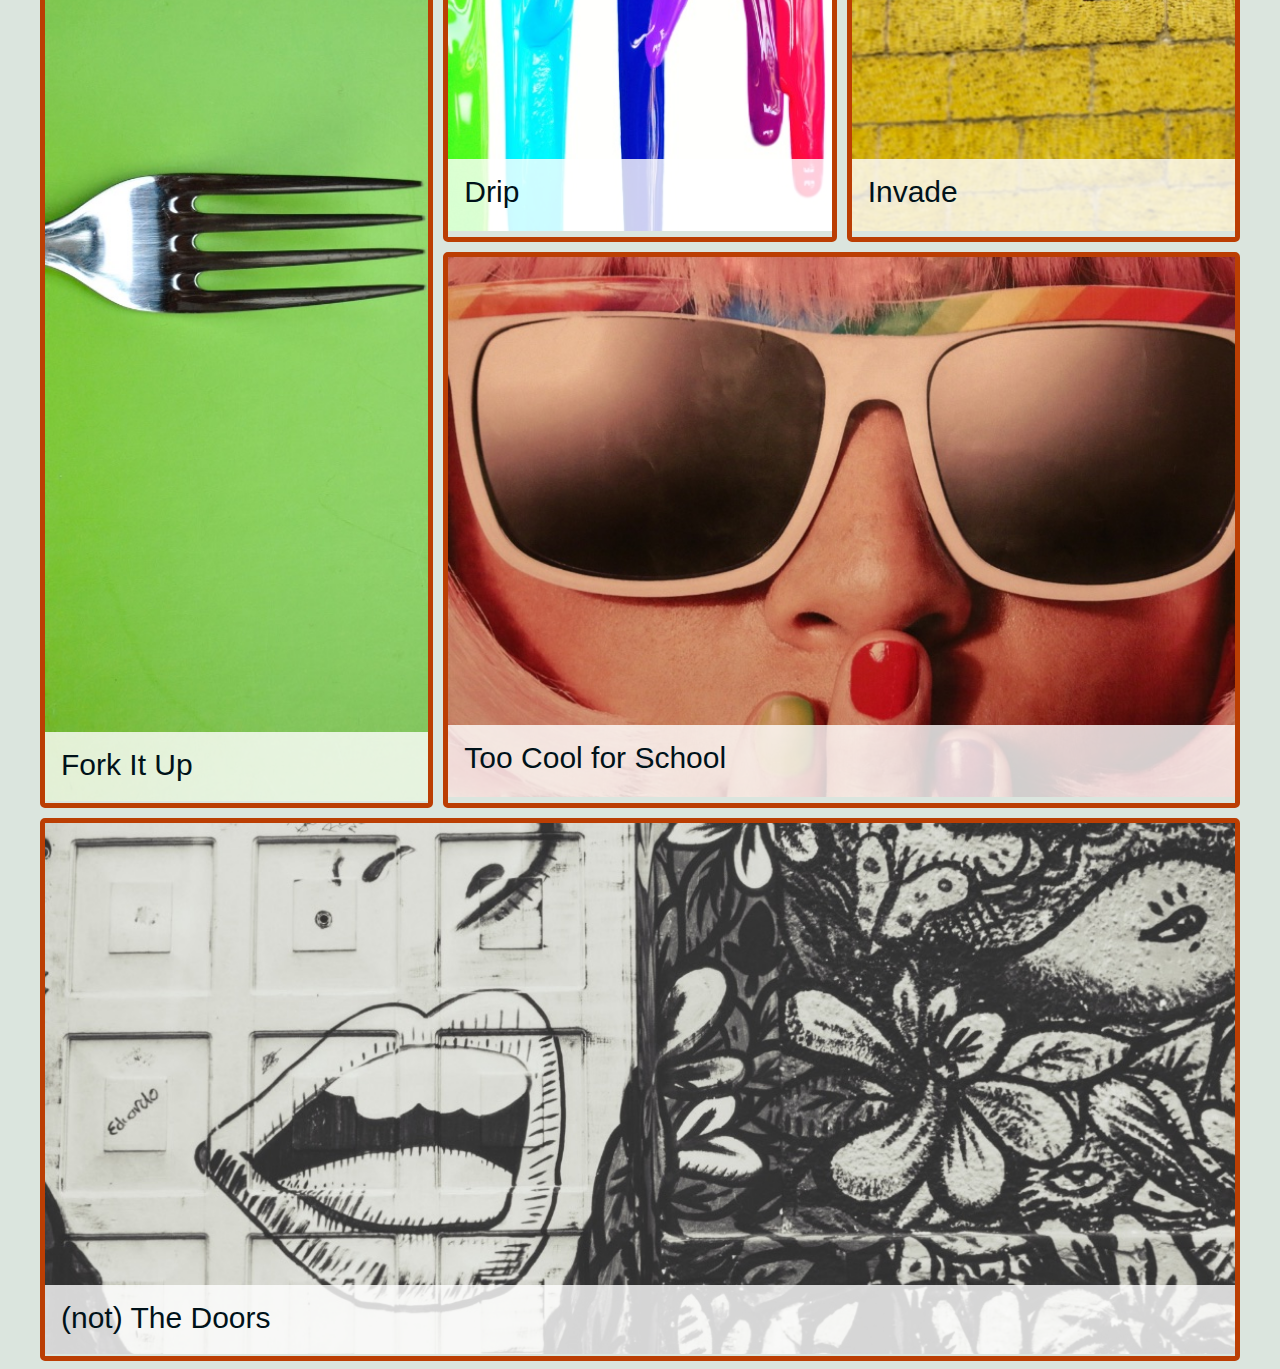
<file: 12-challenge layout/12a mosaic grid/end/index.html>
<!DOCTYPE html>
<html lang="en">

<head>
    <meta charset="UTF-8" />
    <meta http-equiv="X-UA-Compatible" content="IE=edge" />
    <meta name="viewport" content="width=device-width, initial-scale=1.0" />
    <title>Collections</title>
    <link href="css/style.css" rel="stylesheet" />
</head>

<body>
    <section id="popart">
        <h2>Pop Art</h2>
        <ul>
            <li class="colspan2">
                <figure>
                    <img src="img/1-place.jpg" alt="Pop Art: This must be the place" />
                    <figcaption><a href="#">The Place</a></figcaption>
                </figure>
            </li>
            <li>
                <figure>
                    <img src="img/2-lippy.jpg" alt="A face showing a nose and blue lips on a white background." />
                    <figcaption><a href="#">Lippy</a></figcaption>
                </figure>
            </li>
            <li>
                <figure>
                    <img src="img/3-skull.jpg" alt="Mexican Sugar skull." />
                    <figcaption><a href="#">Sugar</a></figcaption>
                </figure>
            </li>
            <li class="colspan2">
                <figure>
                    <img src="img/4-yell.jpg" alt="Red, orange, green, and yellow wedges converging on a point." />
                    <figcaption><a href="#">Rebel Yell</a></figcaption>
                </figure>
            </li>
            <li class="rowspan2">
                <figure>
                    <img src="img/5-fork.jpg" alt="Fork on a green background." />
                    <figcaption><a href="#">Fork It Up</a></figcaption>
                </figure>
            </li>
            <li>
                <figure>
                    <img src="img/6-drip.jpg" alt="Rainbow paint colors dripping down a wall." />
                    <figcaption><a href="#">Drip</a></figcaption>
                </figure>
            </li>
            <li>
                <figure>
                    <img src="img/7-invade.jpg" alt="Orange space invader on a yellow wall." />
                    <figcaption><a href="#">Invade</a></figcaption>
                </figure>
            </li>
            <li class="colspan2">
                <figure>
                    <img src="img/8-school.jpg" alt="Woman in sunglasses close up." />
                    <figcaption><a href="#">Too Cool for School</a></figcaption>
                </figure>
            </li>
            <li class="colspan3">
                <figure>
                    <img src="img/9-doors.jpg" alt="Garage door painted to look like a Doors album cover." />
                    <figcaption><a href="#">(not) The Doors</a></figcaption>
                </figure>
            </li>
        </ul>
    </section>
</body>

</html>
</file>
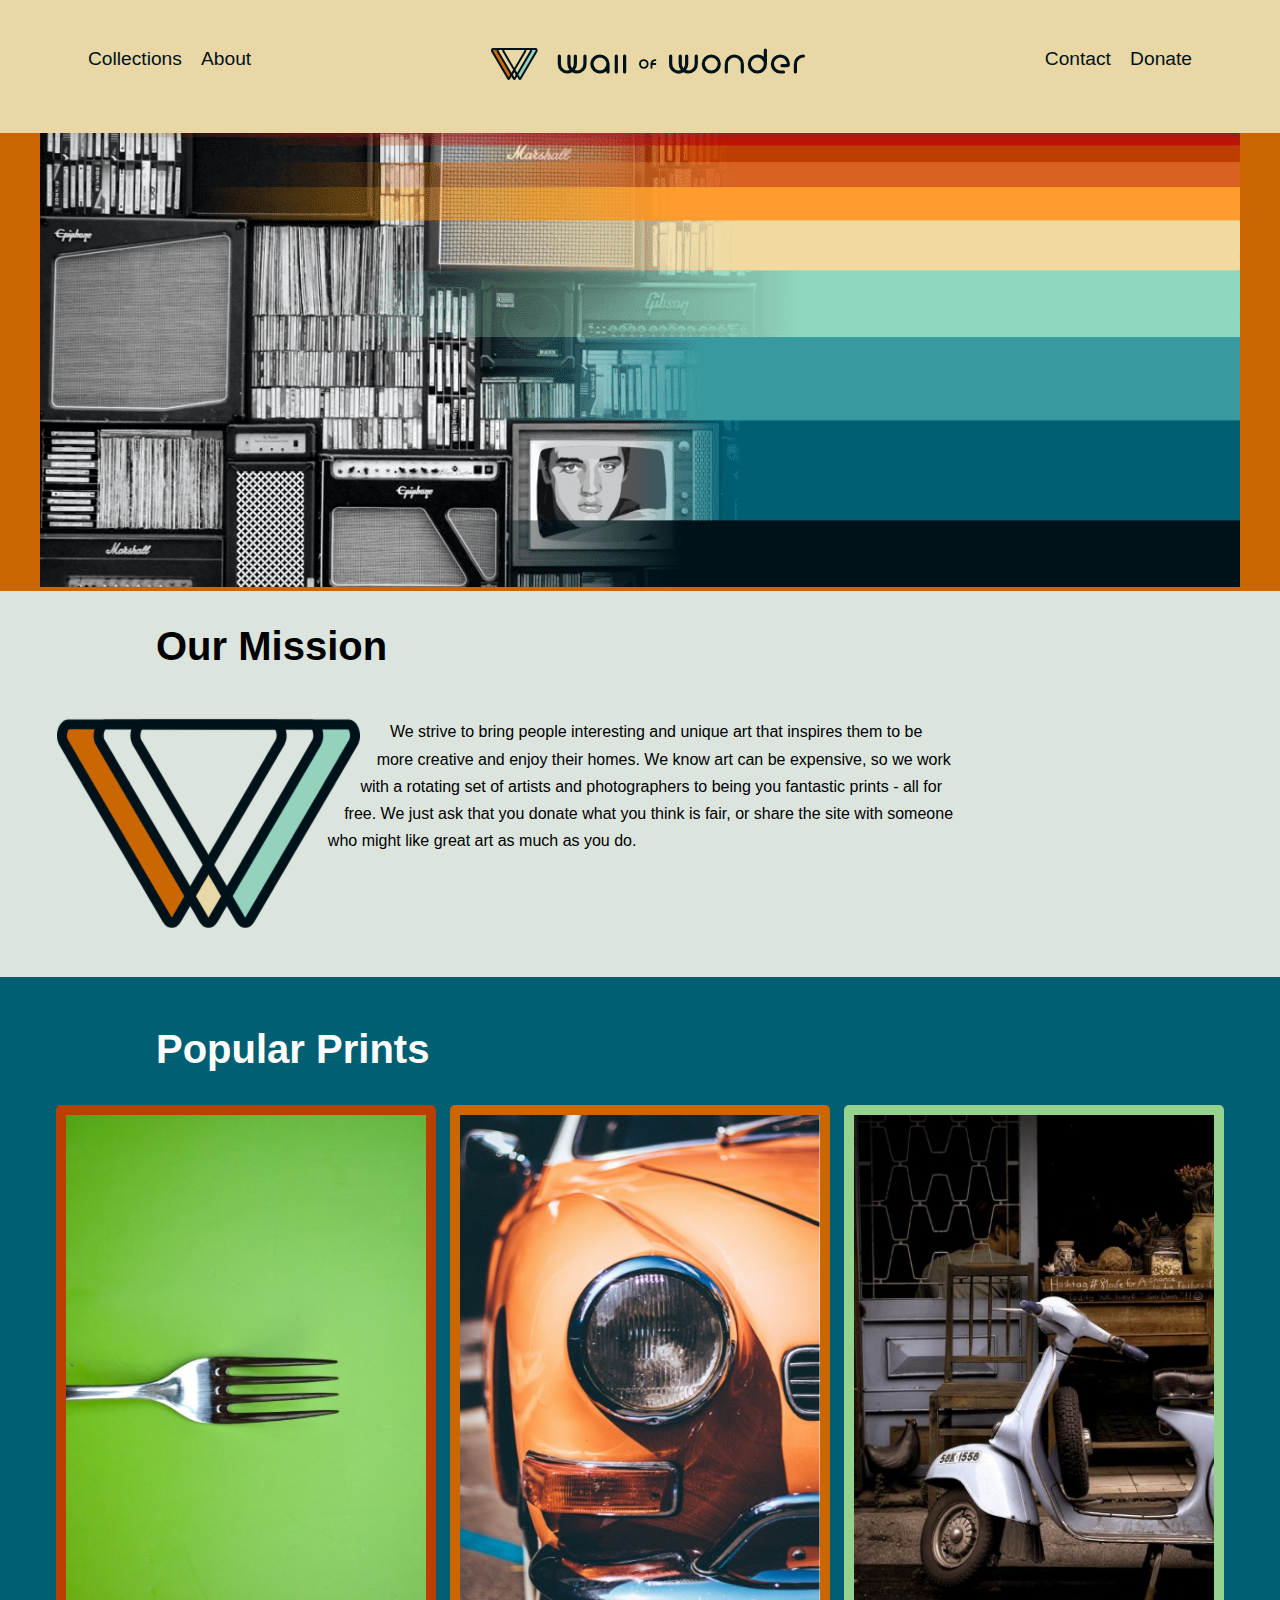
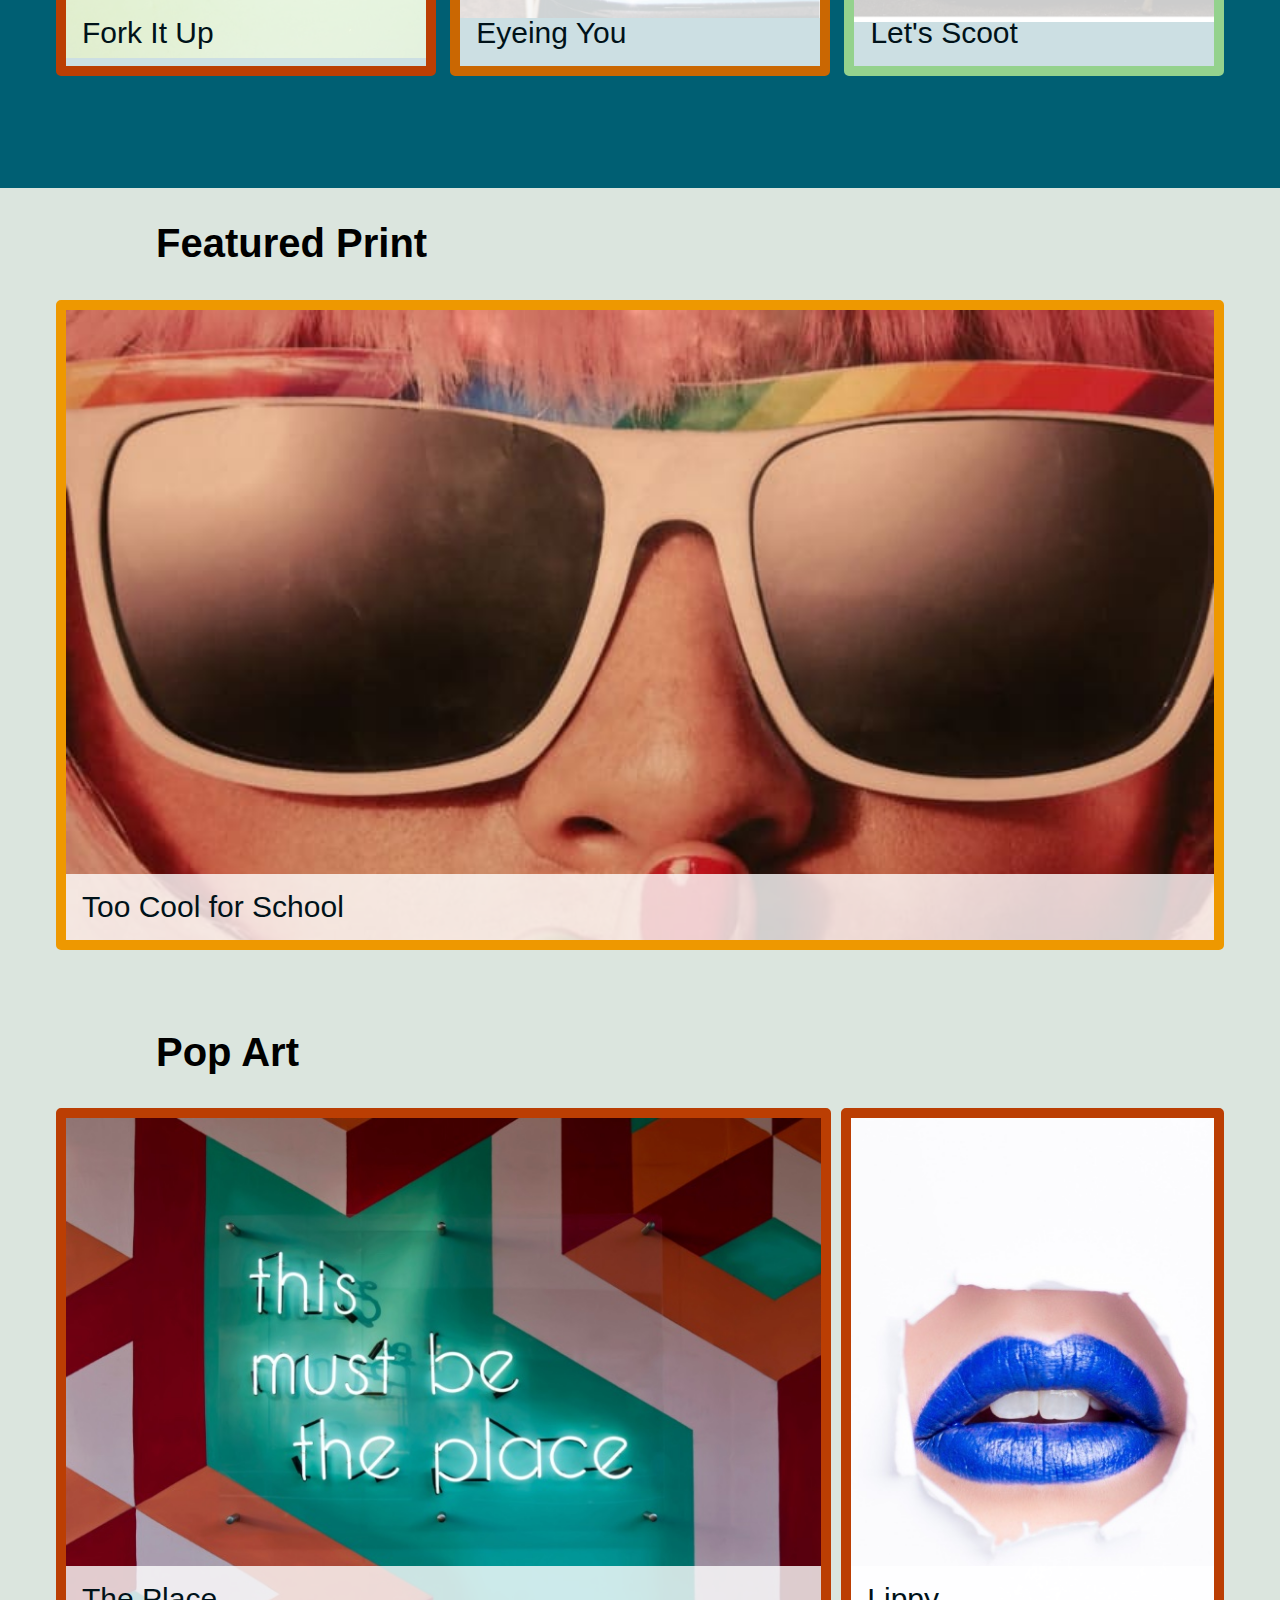
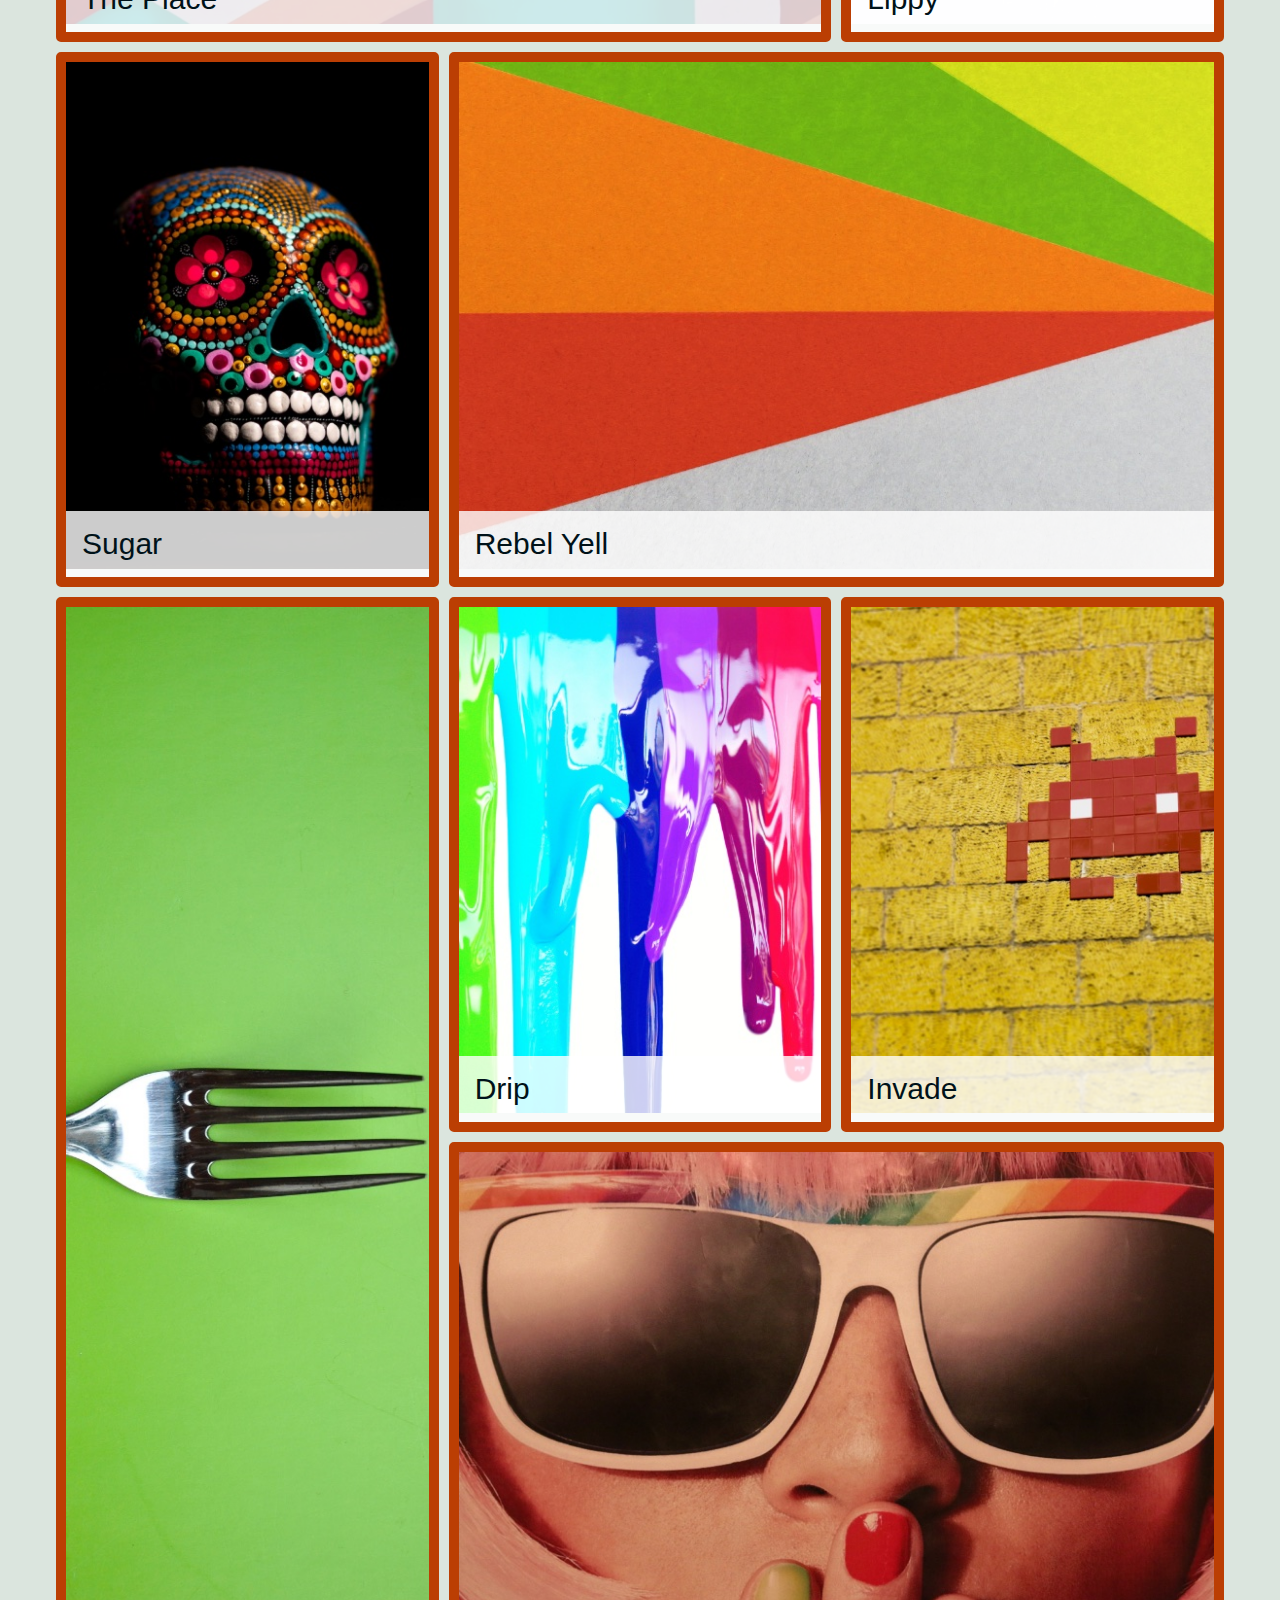
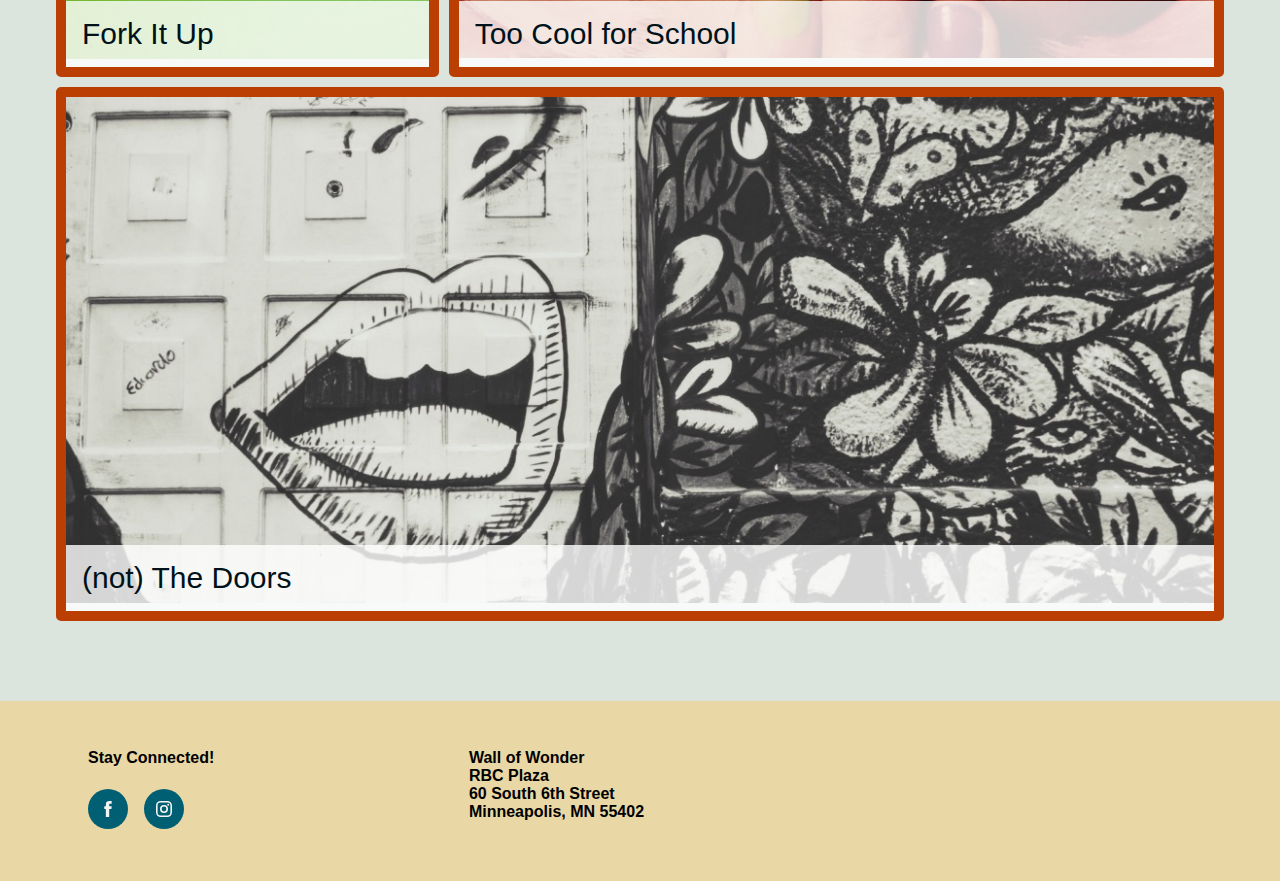
<file: 12-challenge layout/12b home page/end/index.html>
<!DOCTYPE html>
<html lang="en">

<head>
    <meta charset="UTF-8" />
    <meta http-equiv="X-UA-Compatible" content="IE=edge" />
    <meta name="viewport" content="width=device-width, initial-scale=1.0" />
    <title>Collections</title>
    <link href="css/style.css" rel="stylesheet" />
</head>

<body>
    <div class="header">
        <header>
            <nav>
                <ul>
                    <li>
                        <a href="#"><img src="img/header-logo.svg" alt="Wall of Wonder. Click for home." /></a>
                    </li>
                    <li><a href="#">Collections</a></li>
                    <li><a href="#">About</a></li>
                    <li><a href="#">Contact</a></li>
                    <li><a href="#">Donate</a></li>
                </ul>
            </nav>
        </header>
    </div>
    <section id="hero">
        <picture>
            <source srcset="img/hero-1200.png" media="(min-width: 839px)" />
            <source srcset="img/hero-838.png" media="(min-width: 301px)" />
            <img src="img/hero-300.png" alt="Rainbow hero image banner." />
        </picture>
    </section>
    <section id="mission">
        <h2>Our Mission</h2>
        <div class="missiontext">
            <p>
                <img src="img/logo2.png" alt="Logo for Wall of Wonder." class="missionimg" /> We strive to bring people interesting and unique art that inspires them to be more creative and enjoy their homes. We know art can be expensive, so we work with
                a rotating set of artists and photographers to being you fantastic prints - all for free. We just ask that you donate what you think is fair, or share the site with someone who might like great art as much as you do.
            </p>
        </div>
    </section>
    <div class="stripe">
        <section id="popular">
            <h2>Popular Prints</h2>
            <ul>
                <li>
                    <figure class="color8">
                        <img src="img/fork-it-up.jpg" alt="Fork on green background" />
                        <figcaption><a href="#">Fork It Up</a></figcaption>
                    </figure>
                </li>
                <li>
                    <figure class="color7">
                        <img src="img/eyeing-you.jpg" alt="Viewing part of an orange car with an oversized headlight." />
                        <figcaption><a href="#">Eyeing You</a></figcaption>
                    </figure>
                </li>
                <li>
                    <figure class="color4">
                        <img src="img/lets-scoot.jpg" alt="Vespa scooter parked on a street." />
                        <figcaption><a href="#">Let's Scoot</a></figcaption>
                    </figure>
                </li>
            </ul>
        </section>
    </div>
    <section id="featured">
        <h2>Featured Print</h2>

        <figure class="color6">
            <img sizes="(min-width: 300px) 33.3vw, 100vw" srcset="
            img/too-cool-300.jpg   300w,
            img/too-cool-740.jpg   740w,
            img/too-cool-1058.jpg 1058w,
            img/too-cool-1200.jpg 1200w
          " src="img/too-cool-1200.jpg" alt="Closeup of woman in sunglasses showing eyes, nose, and fingers over mouth." />

            <figcaption><a href="#">Too Cool for School</a></figcaption>
        </figure>
    </section>
    <section id="popart">
        <h2>Pop Art</h2>
        <ul>
            <li class="colspan2">
                <figure>
                    <img src="img/1-place.jpg" alt="Pop Art: This must be the place" />
                    <figcaption><a href="#">The Place</a></figcaption>
                </figure>
            </li>
            <li>
                <figure>
                    <img src="img/2-lippy.jpg" alt="A face showing a nose and blue lips on a white background." />
                    <figcaption><a href="#">Lippy</a></figcaption>
                </figure>
            </li>
            <li>
                <figure>
                    <img src="img/3-skull.jpg" alt="Mexican Sugar skull." />
                    <figcaption><a href="#">Sugar</a></figcaption>
                </figure>
            </li>
            <li class="colspan2">
                <figure>
                    <img src="img/4-yell.jpg" alt="Red, orange, green, and yellow wedges converging on a point." />
                    <figcaption><a href="#">Rebel Yell</a></figcaption>
                </figure>
            </li>
            <li class="rowspan2">
                <figure>
                    <img src="img/5-fork.jpg" alt="Fork on a green background." />
                    <figcaption><a href="#">Fork It Up</a></figcaption>
                </figure>
            </li>
            <li>
                <figure>
                    <img src="img/6-drip.jpg" alt="Rainbow paint colors dripping down a wall." />
                    <figcaption><a href="#">Drip</a></figcaption>
                </figure>
            </li>
            <li>
                <figure>
                    <img src="img/7-invade.jpg" alt="Orange space invader on a yellow wall." />
                    <figcaption><a href="#">Invade</a></figcaption>
                </figure>
            </li>
            <li class="colspan2">
                <figure>
                    <img src="img/8-school.jpg" alt="Woman in sunglasses close up." />
                    <figcaption><a href="#">Too Cool for School</a></figcaption>
                </figure>
            </li>
            <li class="colspan3">
                <figure>
                    <img src="img/9-doors.jpg" alt="Garage door painted to look like a Doors album cover." />
                    <figcaption><a href="#">(not) The Doors</a></figcaption>
                </figure>
            </li>
        </ul>
    </section>
    <div class="footer">
        <footer>
            <div class="social">
                <h4>Stay Connected!</h4>
                <ul>
                    <li>
                        <a href="https://www.facebook.com" target="_blank"><img src="img/facebook-icon.svg" alt="Visit us at Facebook." /></a>
                    </li>
                    <li>
                        <a href="https://www.instagram.com" target="_blank"><img src="img/instagram-icon.svg" alt="Visit us on Instagram." /></a>
                    </li>
                </ul>
            </div>
            <address>
          Wall of Wonder <br />
          RBC Plaza<br />
          60 South 6th Street<br />
          Minneapolis, MN 55402
        </address>
        </footer>
    </div>
</body>

</html>
</file>
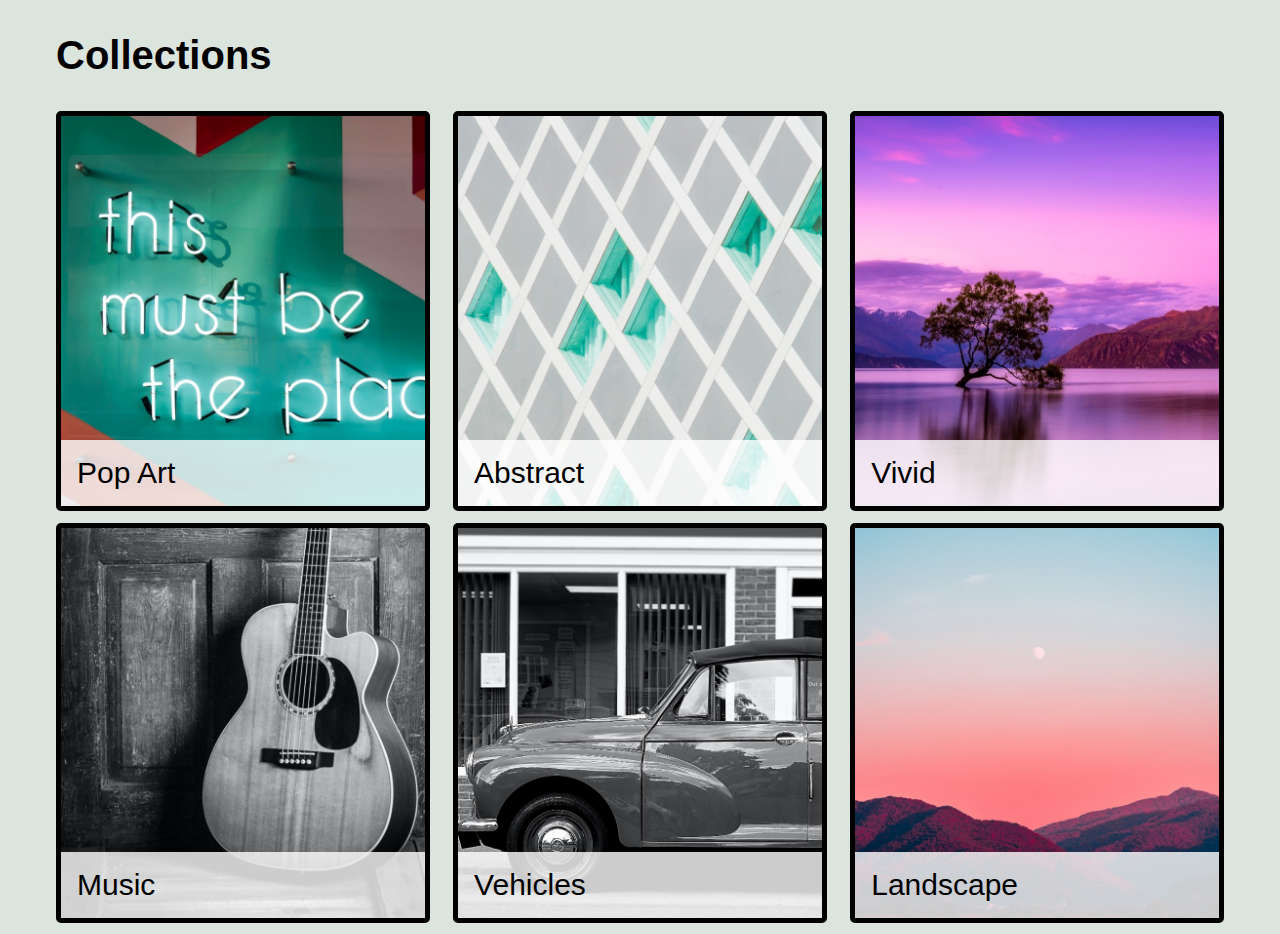
<file: 4-flexbox-exercises/4a-collections/begin/index.html>
<!DOCTYPE html>
<html lang="en">

<head>
    <meta charset="UTF-8" />
    <meta http-equiv="X-UA-Compatible" content="IE=edge" />
    <meta name="viewport" content="width=device-width, initial-scale=1.0" />
    <title>Collections</title>
    <link href="css/style.css" rel="stylesheet" />
</head>

<body>
    <section id="collections">
        <h2>Collections</h2>
        <ul>
            <li>
                <figure>
                    <img src="img/pop-art.jpg" alt="Pop Art: This must be the place" />
                    <figcaption><a href="#">Pop Art</a></figcaption>
                </figure>
            </li>
            <li>
                <figure>
                    <img src="img/abstract.jpg" alt="Abstract: grey and green squares." />
                    <figcaption><a href="#">Abstract</a></figcaption>
                </figure>
            </li>
            <li>
                <figure>
                    <img src="img/vivid.jpg" alt="Tree on island in lake with purple sunrise." />
                    <figcaption><a href="#">Vivid</a></figcaption>
                </figure>
            </li>
            <li>
                <figure>
                    <img src="img/music.jpg" alt="Music: guitar leaning against wall." />
                    <figcaption><a href="#">Music</a></figcaption>
                </figure>
            </li>
            <li>
                <figure>
                    <img src="img/vehicles.jpg" alt="Vehicles: 1930's car on street." />
                    <figcaption><a href="#">Vehicles</a></figcaption>
                </figure>
            </li>
            <li>
                <figure>
                    <img src="img/landscape.jpg" alt="Landscape: moonrise over tree-covered mountains." />
                    <figcaption><a href="#">Landscape</a></figcaption>
                </figure>
            </li>
        </ul>
    </section>
</body>

</html>
</file>
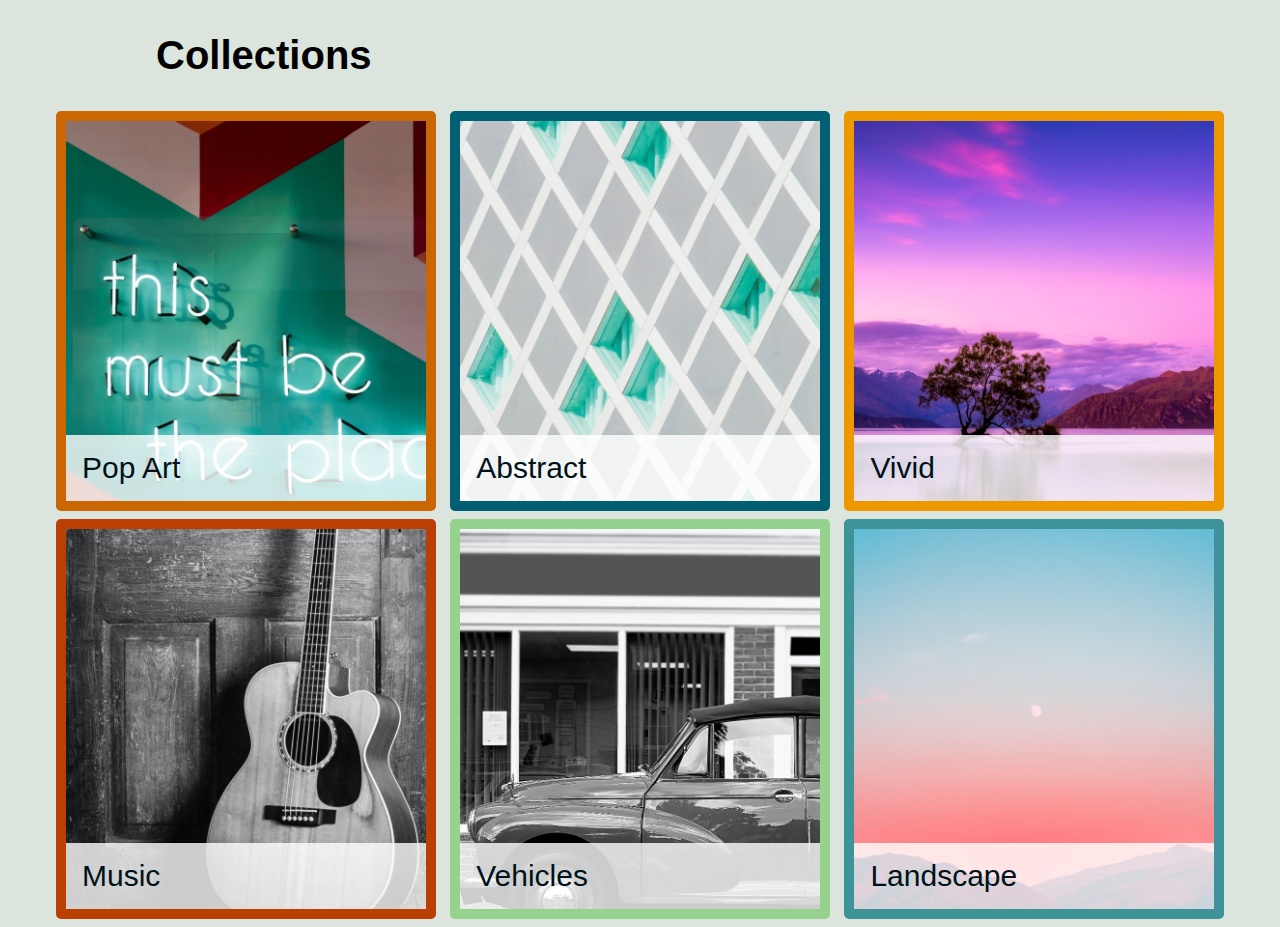
<file: 4-flexbox-exercises/4a-collections/end/index.html>
<!DOCTYPE html>
<html lang="en">

<head>
    <meta charset="UTF-8" />
    <meta http-equiv="X-UA-Compatible" content="IE=edge" />
    <meta name="viewport" content="width=device-width, initial-scale=1.0" />
    <title>Collections</title>
    <link href="css/style.css" rel="stylesheet" />
</head>

<body>
    <section id="collections">
        <h2>Collections</h2>
        <ul>
            <li>
                <figure class="color7">
                    <img src="img/pop-art.jpg" alt="Pop Art: This must be the place" />
                    <figcaption><a href="#">Pop Art</a></figcaption>
                </figure>
            </li>
            <li>
                <figure class="color2">
                    <img src="img/abstract.jpg" alt="Abstract: grey and green squares." />
                    <figcaption><a href="#">Abstract</a></figcaption>
                </figure>
            </li>
            <li>
                <figure class="color6">
                    <img src="img/vivid.jpg" alt="Tree on island in lake with purple sunrise." />
                    <figcaption><a href="#">Vivid</a></figcaption>
                </figure>
            </li>
            <li>
                <figure class="color8">
                    <img src="img/music.jpg" alt="Music: guitar leaning against wall." />
                    <figcaption><a href="#">Music</a></figcaption>
                </figure>
            </li>
            <li>
                <figure class="color4">
                    <img src="img/vehicles.jpg" alt="Vehicles: 1930's car on street." />
                    <figcaption><a href="#">Vehicles</a></figcaption>
                </figure>
            </li>
            <li>
                <figure class="color3">
                    <img src="img/landscape.jpg" alt="Landscape: moonrise over tree-covered mountains." />
                    <figcaption><a href="#">Landscape</a></figcaption>
                </figure>
            </li>
        </ul>
    </section>
</body>

</html>
</file>
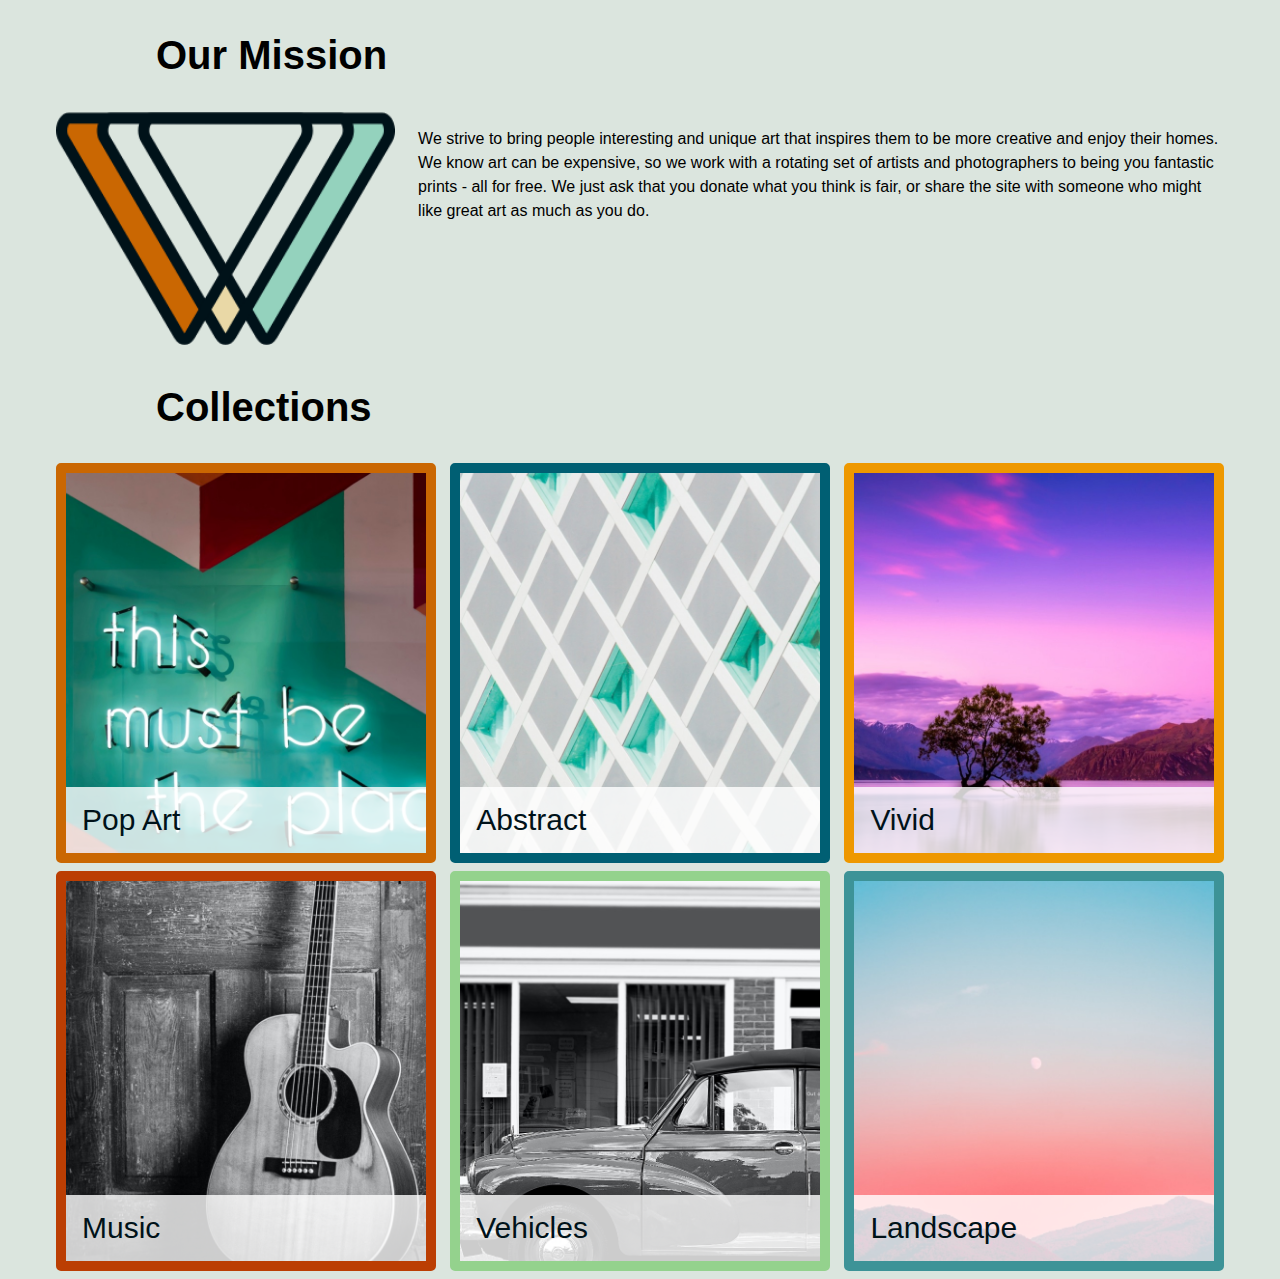
<file: 4-flexbox-exercises/4b-mission/begin/index.html>
<!DOCTYPE html>
<html lang="en">

<head>
    <meta charset="UTF-8" />
    <meta http-equiv="X-UA-Compatible" content="IE=edge" />
    <meta name="viewport" content="width=device-width, initial-scale=1.0" />
    <title>Collections</title>
    <link href="css/style.css" rel="stylesheet" />
</head>

<body>
    <section id="mission">
        <h2>Our Mission</h2>
        <div class="missiontext">
            <p>
                We strive to bring people interesting and unique art that inspires them to be more creative and enjoy their homes. We know art can be expensive, so we work with a rotating set of artists and photographers to being you fantastic prints - all for free. We just ask that you donate what you think is fair, or share the site with someone who might like great art as much as you do. 
            </p>
            <div class="missionlogo">
                <img src="../logo.png" alt="Logo">
            </div>
                
            
        </div>
        
    </section>
    <section id="collections">
        <h2>Collections</h2>
        <ul>
            <li>
                <figure class="color7">
                    <img src="img/pop-art.jpg" alt="Pop Art: This must be the place" />
                    <figcaption><a href="#">Pop Art</a></figcaption>
                </figure>
            </li>
            <li>
                <figure class="color2">
                    <img src="img/abstract.jpg" alt="Abstract: grey and green squares." />
                    <figcaption><a href="#">Abstract</a></figcaption>
                </figure>
            </li>
            <li>
                <figure class="color6">
                    <img src="img/vivid.jpg" alt="Tree on island in lake with purple sunrise." />
                    <figcaption><a href="#">Vivid</a></figcaption>
                </figure>
            </li>
            <li>
                <figure class="color8">
                    <img src="img/music.jpg" alt="Music: guitar leaning against wall." />
                    <figcaption><a href="#">Music</a></figcaption>
                </figure>
            </li>
            <li>
                <figure class="color4">
                    <img src="img/vehicles.jpg" alt="Vehicles: 1930's car on street." />
                    <figcaption><a href="#">Vehicles</a></figcaption>
                </figure>
            </li>
            <li>
                <figure class="color3">
                    <img src="img/landscape.jpg" alt="Landscape: moonrise over tree-covered mountains." />
                    <figcaption><a href="#">Landscape</a></figcaption>
                </figure>
            </li>
        </ul>
    </section>
</body>

</html>
</file>
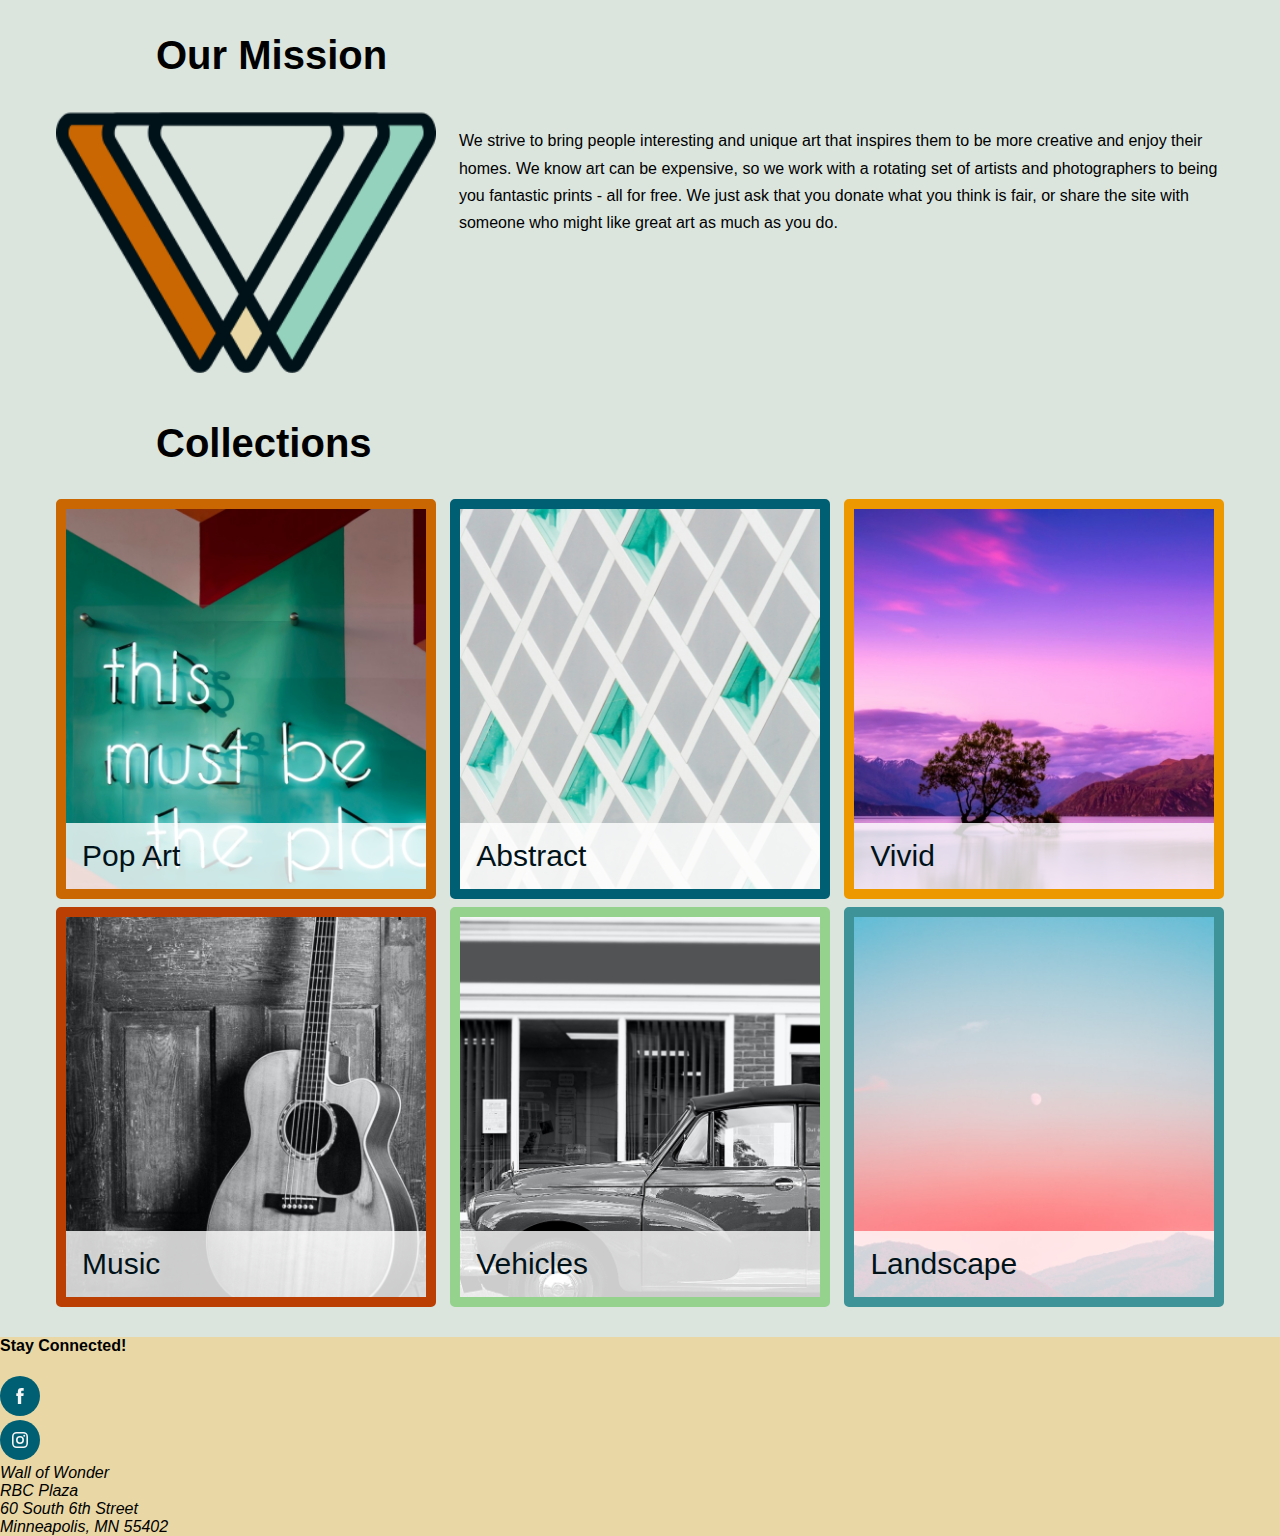
<file: 4-flexbox-exercises/4b-mission/end-alt/index.html>
<!DOCTYPE html>
<html lang="en">

<head>
    <meta charset="UTF-8" />
    <meta http-equiv="X-UA-Compatible" content="IE=edge" />
    <meta name="viewport" content="width=device-width, initial-scale=1.0" />
    <title>Collections</title>
    <link href="css/style.css" rel="stylesheet" />
</head>

<body>
    <section id="mission">
        <h2>Our Mission</h2>
        <div class="missiontext">
            <p>
                We strive to bring people interesting and unique art that inspires them to be more creative and enjoy their homes. We know art can be expensive, so we work with a rotating set of artists and photographers to being you fantastic prints - all for free.
                We just ask that you donate what you think is fair, or share the site with someone who might like great art as much as you do.
            </p>
            <figure>
                <img src="img/logo.png" alt="Logo for Wall of Wonder." class="missionimg" />
            </figure>
        </div>
    </section>
    <section id="collections">
        <h2>Collections</h2>
        <ul>
            <li>
                <figure class="color7">
                    <img src="img/pop-art.jpg" alt="Pop Art: This must be the place" />
                    <figcaption><a href="#">Pop Art</a></figcaption>
                </figure>
            </li>
            <li>
                <figure class="color2">
                    <img src="img/abstract.jpg" alt="Abstract: grey and green squares." />
                    <figcaption><a href="#">Abstract</a></figcaption>
                </figure>
            </li>
            <li>
                <figure class="color6">
                    <img src="img/vivid.jpg" alt="Tree on island in lake with purple sunrise." />
                    <figcaption><a href="#">Vivid</a></figcaption>
                </figure>
            </li>
            <li>
                <figure class="color8">
                    <img src="img/music.jpg" alt="Music: guitar leaning against wall." />
                    <figcaption><a href="#">Music</a></figcaption>
                </figure>
            </li>
            <li>
                <figure class="color4">
                    <img src="img/vehicles.jpg" alt="Vehicles: 1930's car on street." />
                    <figcaption><a href="#">Vehicles</a></figcaption>
                </figure>
            </li>
            <li>
                <figure class="color3">
                    <img src="img/landscape.jpg" alt="Landscape: moonrise over tree-covered mountains." />
                    <figcaption><a href="#">Landscape</a></figcaption>
                </figure>
            </li>
        </ul>
    </section>
    <footer>
        <div class="social">
            <h4>Stay Connected!</h4>
            <ul>
                <li>
                    <a href="https://www.facebook.com" target="_blank"><img src="img/facebook-icon.svg" alt="Visit us at Facebook." /></a>
                </li>
                <li>
                    <a href="https://www.instagram.com" target="_blank"><img src="img/instagram-icon.svg" alt="Visit us on Instagram." /></a>
                </li>
            </ul>
        </div>
        <address>
        Wall of Wonder <br />
        RBC Plaza<br />
        60 South 6th Street<br />
        Minneapolis, MN 55402
      </address>
    </footer>
</body>

</html>
</file>
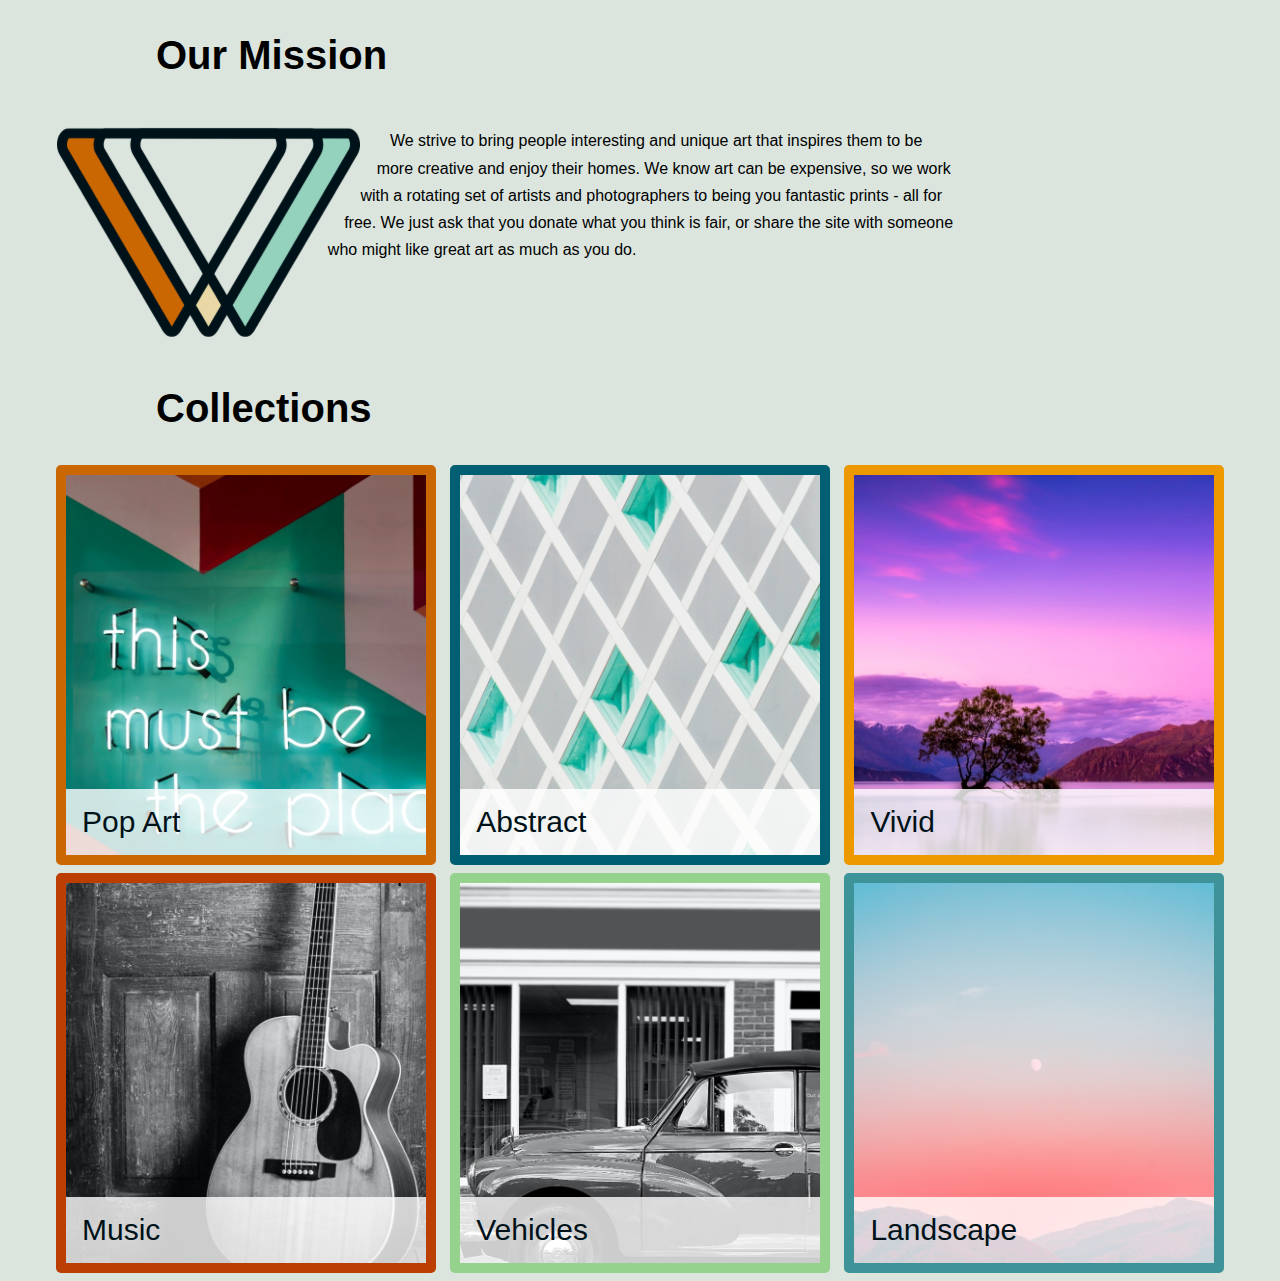
<file: 4-flexbox-exercises/4b-mission/end/index.html>
<!DOCTYPE html>
<html lang="en">

<head>
    <meta charset="UTF-8" />
    <meta http-equiv="X-UA-Compatible" content="IE=edge" />
    <meta name="viewport" content="width=device-width, initial-scale=1.0" />
    <title>Collections</title>
    <link href="css/style.css" rel="stylesheet" />
</head>

<body>
    <section id="mission">
        <h2>Our Mission</h2>
        <div class="missiontext">
            <p>
                <img src="img/logo2.png" alt="Logo for Wall of Wonder." class="missionimg" /> We strive to bring people interesting and unique art that inspires them to be more creative and enjoy their homes. We know art can be expensive, so we work with
                a rotating set of artists and photographers to being you fantastic prints - all for free. We just ask that you donate what you think is fair, or share the site with someone who might like great art as much as you do.
            </p>
        </div>
    </section>
    <section id="collections">
        <h2>Collections</h2>
        <ul>
            <li>
                <figure class="color7">
                    <img src="img/pop-art.jpg" alt="Pop Art: This must be the place" />
                    <figcaption><a href="#">Pop Art</a></figcaption>
                </figure>
            </li>
            <li>
                <figure class="color2">
                    <img src="img/abstract.jpg" alt="Abstract: grey and green squares." />
                    <figcaption><a href="#">Abstract</a></figcaption>
                </figure>
            </li>
            <li>
                <figure class="color6">
                    <img src="img/vivid.jpg" alt="Tree on island in lake with purple sunrise." />
                    <figcaption><a href="#">Vivid</a></figcaption>
                </figure>
            </li>
            <li>
                <figure class="color8">
                    <img src="img/music.jpg" alt="Music: guitar leaning against wall." />
                    <figcaption><a href="#">Music</a></figcaption>
                </figure>
            </li>
            <li>
                <figure class="color4">
                    <img src="img/vehicles.jpg" alt="Vehicles: 1930's car on street." />
                    <figcaption><a href="#">Vehicles</a></figcaption>
                </figure>
            </li>
            <li>
                <figure class="color3">
                    <img src="img/landscape.jpg" alt="Landscape: moonrise over tree-covered mountains." />
                    <figcaption><a href="#">Landscape</a></figcaption>
                </figure>
            </li>
        </ul>
    </section>
</body>

</html>
</file>
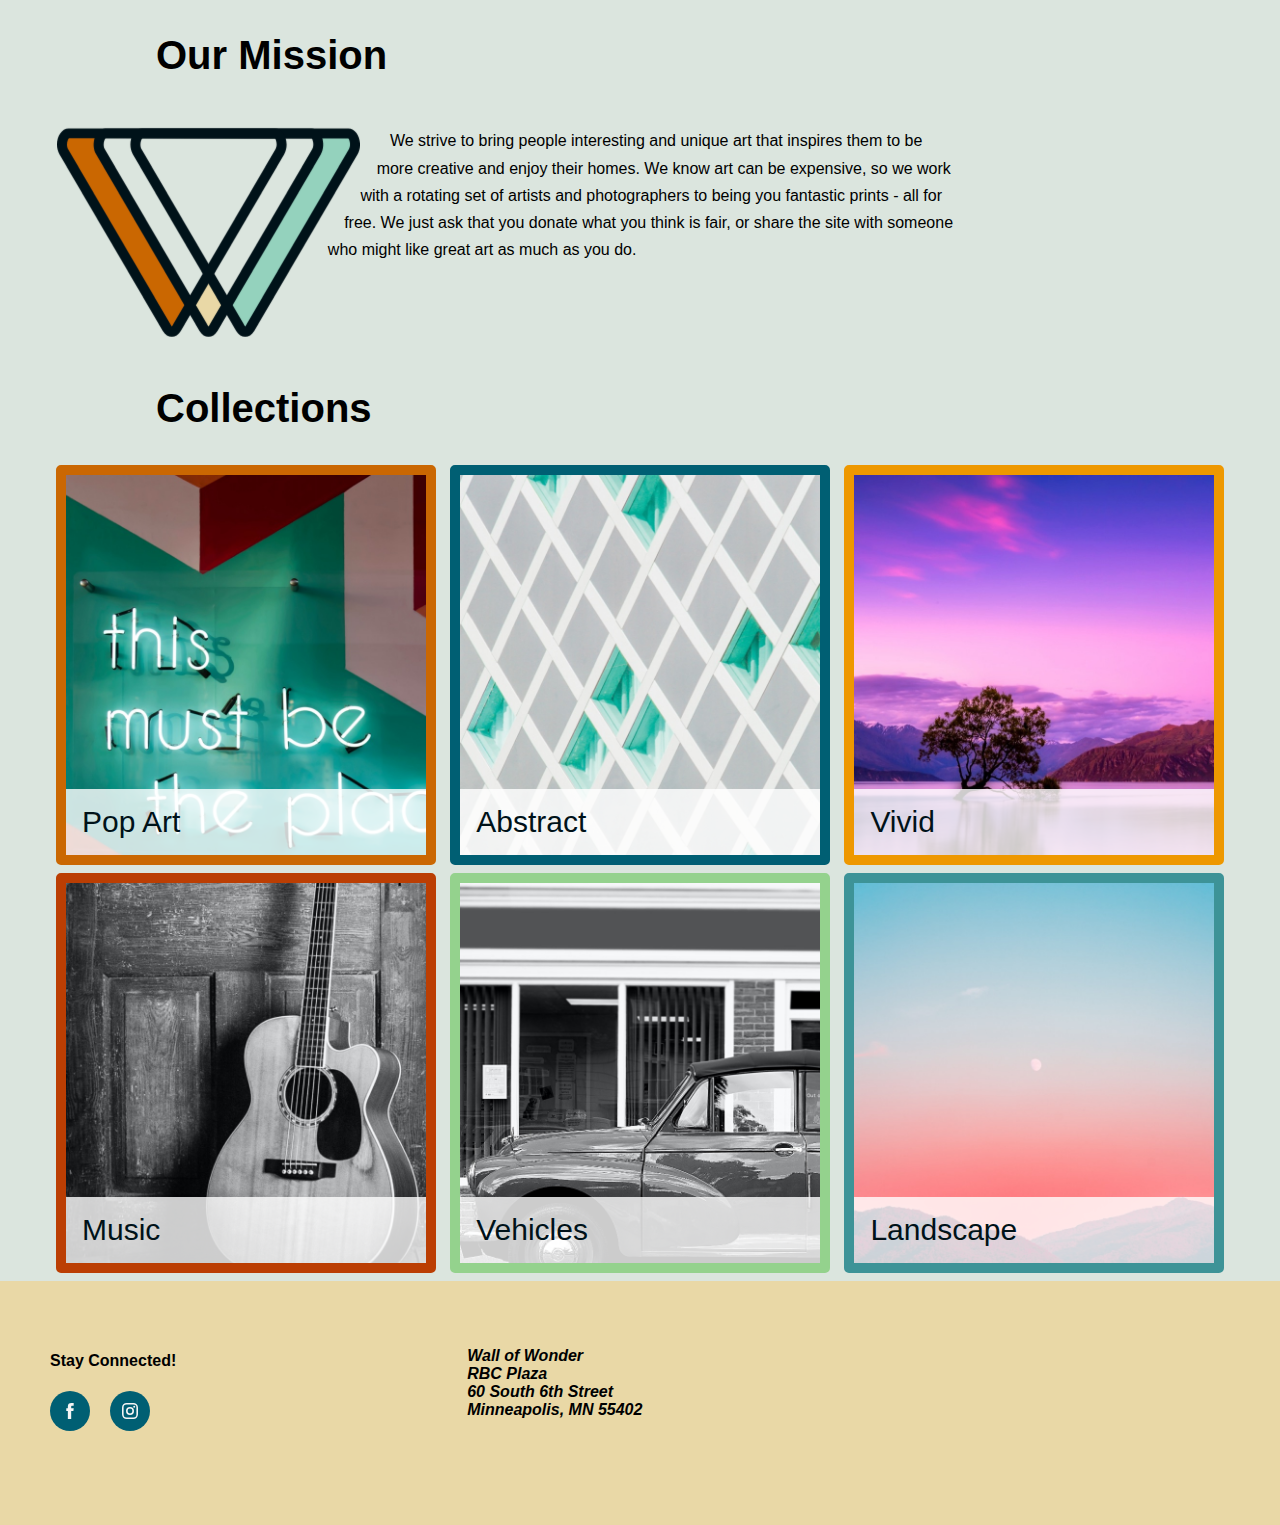
<file: 4-flexbox-exercises/4c-footer/begin/index.html>
<!DOCTYPE html>
<html lang="en">

<head>
    <meta charset="UTF-8" />
    <meta http-equiv="X-UA-Compatible" content="IE=edge" />
    <meta name="viewport" content="width=device-width, initial-scale=1.0" />
    <title>Collections</title>
    <link href="css/style.css" rel="stylesheet" />
</head>

<body>
    <section id="mission">
        <h2>Our Mission</h2>
        <div class="missiontext">
            <p>
                <img src="img/logo2.png" alt="Logo for Wall of Wonder." class="missionimg" /> We strive to bring people interesting and unique art that inspires them to be more creative and enjoy their homes. We know art can be expensive, so we work with
                a rotating set of artists and photographers to being you fantastic prints - all for free. We just ask that you donate what you think is fair, or share the site with someone who might like great art as much as you do.
            </p>
        </div>
    </section>
    <section id="collections">
        <h2>Collections</h2>
        <ul>
            <li>
                <figure class="color7">
                    <img src="img/pop-art.jpg" alt="Pop Art: This must be the place" />
                    <figcaption><a href="#">Pop Art</a></figcaption>
                </figure>
            </li>
            <li>
                <figure class="color2">
                    <img src="img/abstract.jpg" alt="Abstract: grey and green squares." />
                    <figcaption><a href="#">Abstract</a></figcaption>
                </figure>
            </li>
            <li>
                <figure class="color6">
                    <img src="img/vivid.jpg" alt="Tree on island in lake with purple sunrise." />
                    <figcaption><a href="#">Vivid</a></figcaption>
                </figure>
            </li>
            <li>
                <figure class="color8">
                    <img src="img/music.jpg" alt="Music: guitar leaning against wall." />
                    <figcaption><a href="#">Music</a></figcaption>
                </figure>
            </li>
            <li>
                <figure class="color4">
                    <img src="img/vehicles.jpg" alt="Vehicles: 1930's car on street." />
                    <figcaption><a href="#">Vehicles</a></figcaption>
                </figure>
            </li>
            <li>
                <figure class="color3">
                    <img src="img/landscape.jpg" alt="Landscape: moonrise over tree-covered mountains." />
                    <figcaption><a href="#">Landscape</a></figcaption>
                </figure>
            </li>
        </ul>
    </section>
    <footer>
        <div class="social">
            <h4>Stay Connected!</h4>
            <ul>
                <li>
                    <a href="https://www.facebook.com" target="_blank"><img src="../facebook-icon.svg" alt="Visit us at Facebook." /></a>
                </li>
                <li>
                    <a href="https://www.instagram.com" target="_blank"><img src="../instagram-icon.svg" alt="Visit us on Instagram." /></a>
                </li>
            </ul>
        </div>
        <address>
        Wall of Wonder <br />
        RBC Plaza<br />
        60 South 6th Street<br />
        Minneapolis, MN 55402
      </address>
    </footer>
</body>

</html>
</file>
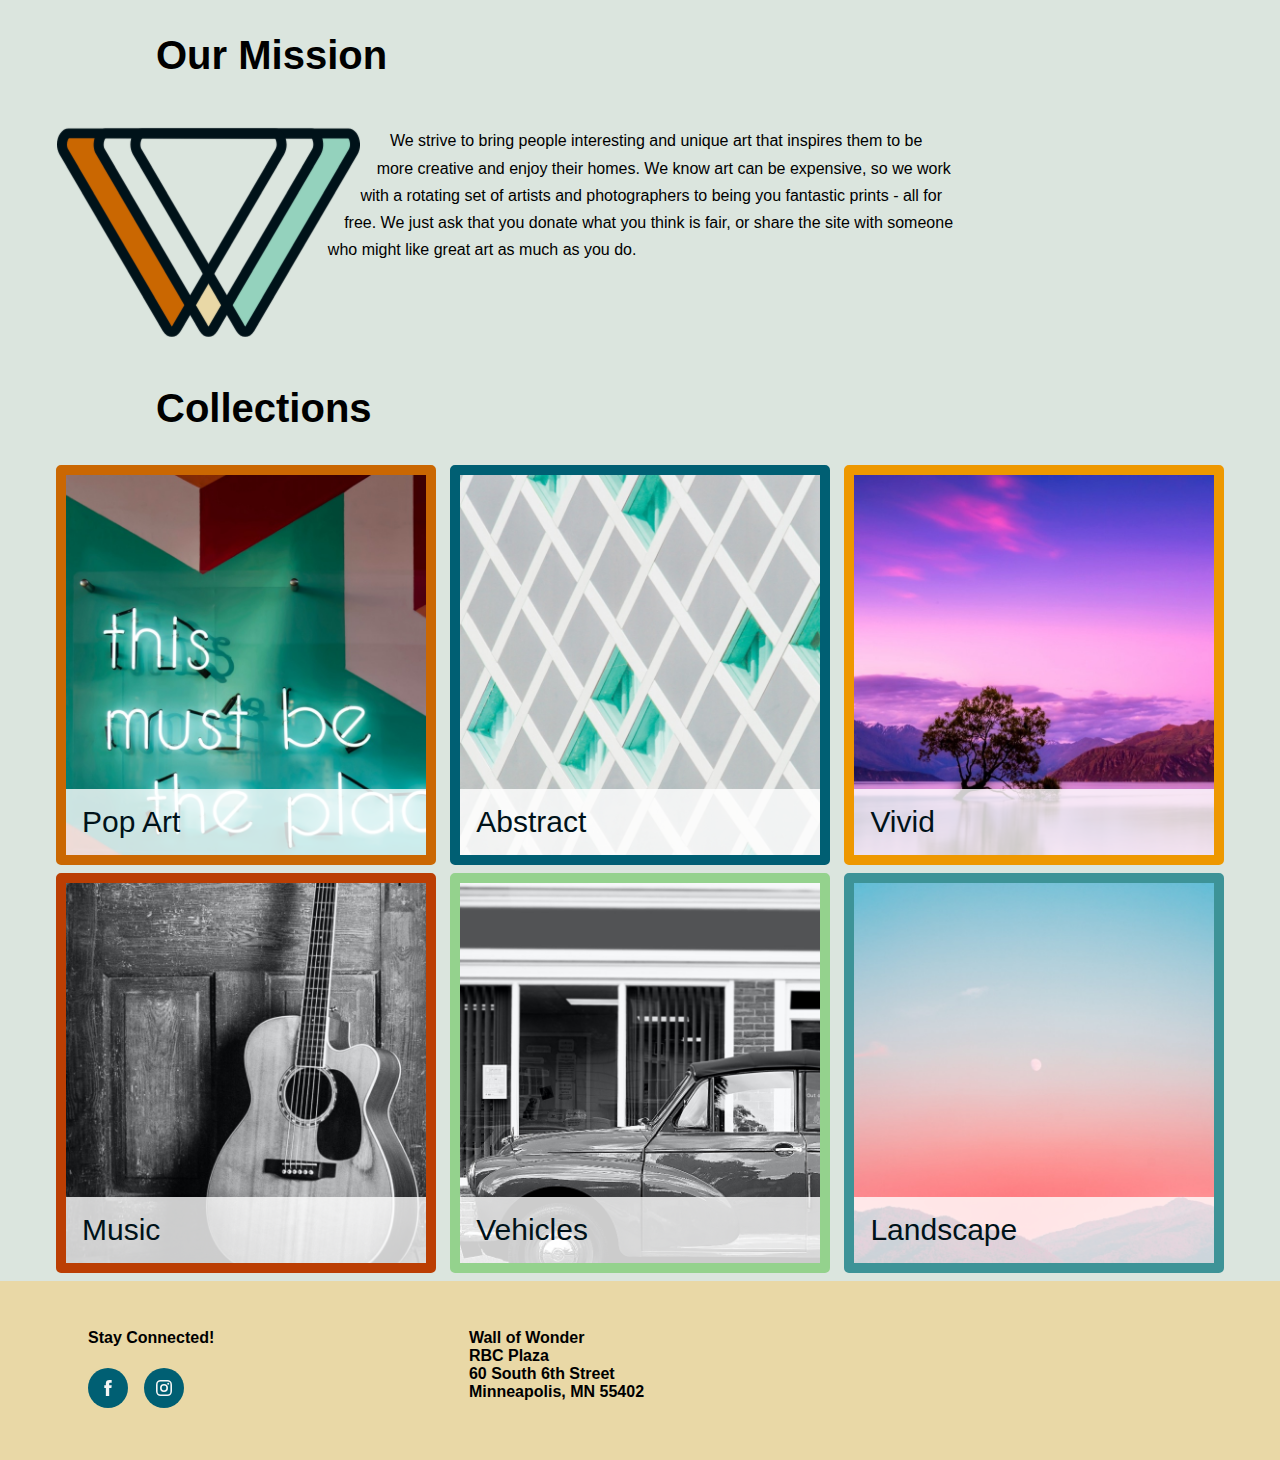
<file: 4-flexbox-exercises/4c-footer/end/index.html>
<!DOCTYPE html>
<html lang="en">

<head>
    <meta charset="UTF-8" />
    <meta http-equiv="X-UA-Compatible" content="IE=edge" />
    <meta name="viewport" content="width=device-width, initial-scale=1.0" />
    <title>Collections</title>
    <link href="css/style.css" rel="stylesheet" />
</head>

<body>
    <section id="mission">
        <h2>Our Mission</h2>
        <div class="missiontext">
            <p>
                <img src="img/logo2.png" alt="Logo for Wall of Wonder." class="missionimg" /> We strive to bring people interesting and unique art that inspires them to be more creative and enjoy their homes. We know art can be expensive, so we work with
                a rotating set of artists and photographers to being you fantastic prints - all for free. We just ask that you donate what you think is fair, or share the site with someone who might like great art as much as you do.
            </p>
        </div>
    </section>
    <section id="collections">
        <h2>Collections</h2>
        <ul>
            <li>
                <figure class="color7">
                    <img src="img/pop-art.jpg" alt="Pop Art: This must be the place" />
                    <figcaption><a href="#">Pop Art</a></figcaption>
                </figure>
            </li>
            <li>
                <figure class="color2">
                    <img src="img/abstract.jpg" alt="Abstract: grey and green squares." />
                    <figcaption><a href="#">Abstract</a></figcaption>
                </figure>
            </li>
            <li>
                <figure class="color6">
                    <img src="img/vivid.jpg" alt="Tree on island in lake with purple sunrise." />
                    <figcaption><a href="#">Vivid</a></figcaption>
                </figure>
            </li>
            <li>
                <figure class="color8">
                    <img src="img/music.jpg" alt="Music: guitar leaning against wall." />
                    <figcaption><a href="#">Music</a></figcaption>
                </figure>
            </li>
            <li>
                <figure class="color4">
                    <img src="img/vehicles.jpg" alt="Vehicles: 1930's car on street." />
                    <figcaption><a href="#">Vehicles</a></figcaption>
                </figure>
            </li>
            <li>
                <figure class="color3">
                    <img src="img/landscape.jpg" alt="Landscape: moonrise over tree-covered mountains." />
                    <figcaption><a href="#">Landscape</a></figcaption>
                </figure>
            </li>
        </ul>
    </section>
    <div class="footer">
        <footer>
            <div class="social">
                <h4>Stay Connected!</h4>
                <ul>
                    <li>
                        <a href="https://www.facebook.com" target="_blank"><img src="img/facebook-icon.svg" alt="Visit us at Facebook." /></a>
                    </li>
                    <li>
                        <a href="https://www.instagram.com" target="_blank"><img src="img/instagram-icon.svg" alt="Visit us on Instagram." /></a>
                    </li>
                </ul>
            </div>
            <address>
          Wall of Wonder <br />
          RBC Plaza<br />
          60 South 6th Street<br />
          Minneapolis, MN 55402
        </address>
        </footer>
    </div>
</body>

</html>
</file>
<file: 15-final-project/begin/css/style.css>
/* colors - see style guide for docs. 
Clearly there is more you could place in variables, up to you if you want to use them. My answer does not go beyond colors to keep the code easier to read. */

:root {
  --color1: #001219;
  --color2: #005f73;
  --color3: #3d9397;
  --color4: #94d28d;
  --color5: #e9d8a6;
  --color6: #ee9800;
  --color7: #ca6702;
  --color8: #bb3e03;
  --color9: #ae2012;
  --color10: #9b2226;
}

/* generic site styles */

html {
  box-sizing: border-box;
}

*,
*::before,
*::after {
  box-sizing: inherit;
}

body {
  font-family: "Segoe UI", Tahoma, Geneva, Verdana, sans-serif;
  background-color: #dbe5de;
  padding: 0;
  margin: 0;
}

/* header and nav styles */

/* stretches completely across the page with the color */

.header {
  background-color: var(--color5);
}

/* width limited and centered to line up with the rest of the page */

header {
  padding: 1rem;
  max-width: 1200px;
  margin: 0 auto;
}

/* navigation styling - universal across breakpoints */

nav ul {
  list-style-type: none;
  padding: 0;
  margin: 0;
}

/* I cover CSS-only hamburger buttons in my Advanced CSS Layouts course.

Here, because the nav is short, let's try a 4 button layout at the top of the screen.
*/

nav ul {
  display: flex;
  flex-flow: row wrap;
  justify-content: space-around;
  align-items: space-between;
}

nav li {
  flex-basis: 48%;
  margin-bottom: 0.5rem;
}

nav li:first-child {
  flex-basis: 100%;
  text-align: center;
}

nav li:first-child a {
  background-color: transparent;
}

nav a {
  text-decoration: none;
  font-size: 1.2rem;
  color: white;
  display: block;
  padding: 0.5rem;
  text-align: center;
  background-color: var(--color10);
  border-radius: 5px;
}

nav a:hover {
  background-color: var(--color1);
  color: var(--color5);
}

.donutWrapper > ul {
  max-width: 1200px;
  display: grid;
  grid-template-columns: 1fr 1fr;
  grid-template-rows: 400px 400px 70px 400px;
  margin: 0 auto;
  padding: 0;
  list-style: none;
  gap: 1%;
}

li {
  margin: 0;
  padding: 0;
}

.donut img {
  width: 100;
}

.aboutArtistWrapper {
  background-color: rgba(255, 255, 255, 0.5);
}

.aboutArtist {
  grid-column: 2/3;
  grid-row: 1/2;
  z-index: 100;
}

.donut1 {
  grid-column: 2/3;
  grid-row: 1/2;
}

.donut2 {
  grid-column: 1/2;
  grid-row: 1/4;
}

.donut3 {
  grid-column: 2/3;
  grid-row: 2/3;
  height: 100%;
}

.donut4 {
  grid-column: 1/2;
  grid-row: 4/5;
}

.donut5 {
  grid-column: 2/3;
  grid-row: 3/5;
}

figure {
  margin: 0;
}

figure img {
  width: 100%;
}

.footer {
  background-color: var(--color5);
}

/* width limited and centered to line up with the rest of the page */

footer {
  padding: 3rem;
  display: flex;
  flex-flow: column wrap;
  max-width: 1200px;
  margin: 0 auto;
}

/* h4 top margin comes from the browser - it prevents the top of the .social element and the address from aligning */

footer h4 {
  margin-top: 0;
}

footer ul {
  list-style-type: none;
  padding: 0;
  margin: 0;
  display: flex;
  flex-flow: row wrap;
}

/* we want a constant distance between the buttons so they remain clickable at all times. flex-basis doesn't do that - sometimes the buttons are too close together. */

footer li {
  margin-right: 1rem;
}

footer address {
  font-style: normal;
  margin-top: 2rem;
  font-weight: bold;
}

/* turn on flexbox here - prior to this, elements stacked individually as blocks */

@media (min-width: 550px) {
  section ul,
  footer {
    display: flex;
    flex-flow: row wrap;
    justify-content: space-between;
  }

  footer address {
    margin-top: 0;
  }
  /* header/nav layout */
  header {
    padding: 3rem;
  }
  /* navigation: logo on the top line, the rest of the navigation on the second line */
  nav ul {
    justify-content: center;
    gap: 1.2em;
  }
  nav li {
    flex-basis: auto;
    margin-bottom: 0;
  }
  nav a {
    color: var(--color1);
    background-color: transparent;
    padding: 0;
  }
  nav a:hover {
    color: var(--color2);
    background-color: transparent;
  }
}

@media (min-width: 800px) {
  nav ul {
    justify-content: flex-end;
  }
  nav li:first-child {
    flex-basis: auto;
    margin: 0 auto;
    order: 2;
  }
  nav li:nth-child(2),
  nav li:nth-child(3) {
    order: 1;
  }
  nav li:nth-child(4),
  nav li:nth-child(5) {
    order: 3;
  }
}
</file>
<file: 15-final-project/end/css/style.css>
/* colors - see style guide for docs. 
Clearly there is more you could place in variables, up to you if you want to use them. My answer does not go beyond colors to keep the code easier to read. */

:root {
    --color1: #001219;
    --color2: #005f73;
    --color3: #3d9397;
    --color4: #94d28d;
    --color5: #e9d8a6;
    --color6: #ee9800;
    --color7: #ca6702;
    --color8: #bb3e03;
    --color9: #ae2012;
    --color10: #9b2226;
}


/* generic site styles */

html {
    box-sizing: border-box;
}

*,
*::before,
*::after {
    box-sizing: inherit;
}

body {
    font-family: 'Segoe UI', Tahoma, Geneva, Verdana, sans-serif;
    background-color: #DBE5DE;
    padding: 0;
    margin: 0;
}

section {
    max-width: 1200px;
    margin: 0 auto 5rem auto;
    padding: 0 1rem;
}

section h2 {
    font-size: 2.5rem;
}

section ul {
    list-style-type: none;
    padding: 0;
    margin: 0;
}

a {
    color: var(--color2);
}

a:hover {
    text-decoration: none;
}


/* header and nav styles */


/* stretches completely across the page with the color */

.header {
    background-color: var(--color5);
}


/* width limited and centered to line up with the rest of the page */

header {
    padding: 1rem;
    max-width: 1200px;
    margin: 0 auto;
}


/* navigation styling - universal across breakpoints */

nav ul {
    list-style-type: none;
    padding: 0;
    margin: 0;
}


/* I cover CSS-only hamburger buttons in my Advanced CSS Layouts course.

Here, because the nav is short, let's try a 4 button layout at the top of the screen.
*/

nav ul {
    display: flex;
    flex-flow: row wrap;
    justify-content: space-around;
    align-items: space-between;
}

nav li {
    flex-basis: 48%;
    margin-bottom: 0.5rem;
}

nav li:first-child {
    flex-basis: 100%;
    text-align: center;
}

nav li:first-child a {
    background-color: transparent;
}

nav a {
    text-decoration: none;
    font-size: 1.2rem;
    color: white;
    display: block;
    padding: 0.5rem;
    text-align: center;
    background-color: var(--color10);
    border-radius: 5px;
}

nav a:hover {
    background-color: var(--color1);
    color: var(--color5);
}


/* hero styles */

#hero {
    background-color: var(--color7);
    text-align: center;
    max-width: 100%;
    padding: 0;
    margin: 0;
}

#hero img {
    max-width: 100%;
    max-height: 454px;
}


/* To keep mobile screens from being stupid long, consider setting a max height on the images and hide the overflow. 

Spelled out the individual border styles so border-color could go elsewhere. Styling is the same for all borders except the color. */

figure {
    margin: 0 0 0.5rem 0;
    padding: 0;
    height: 100%;
    max-height: 400px;
    overflow: hidden;
    position: relative;
    border-width: 10px;
    border-style: solid;
    border-radius: 5px;
}

#popart figure {
    border-color: var(--color8);
}


/* strange open space at the bottom of the box which shows through the transparent overlay - this kills it */

figure img {
    margin-bottom: -4px;
    width: 100%;
    object-fit: cover;
    object-position: 0 -150px;
}

#popart figure img {
    object-position: 0;
    object-fit: cover;
}

figcaption {
    background-color: rgba(255, 255, 255, 0.8);
    font-size: 1.875rem;
    position: absolute;
    bottom: 0;
    width: 100%;
    margin: 0;
    padding: 0;
}


/* make the a have a big clickable area with display: block - the link occupies its containing element, the figcaption */

figcaption a {
    display: block;
    padding: 1rem;
    text-decoration: none;
    color: var(--color1);
}


/* green stripe for popular images */

.stripe {
    background-color: var(--color2);
    color: white;
    padding: 1rem 0 2rem 0;
}


/* featured image styles */

#featured figure {
    max-height: 650px;
}

#featured img {
    object-position: 0;
}


/* style is doing double duty, styling border color and hover color. Only one declaration usually applies though.  */

.color2,
.color2 a:hover {
    border-color: var(--color2);
    color: var(--color2);
}

.color3,
.color3 a:hover {
    border-color: var(--color3);
    color: var(--color3);
}

.color4,
.color4 a:hover {
    border-color: var(--color4);
    color: var(--color4);
}

.color6,
.color6 a:hover {
    border-color: var(--color6);
    color: var(--color6);
}

.color7,
.color7 a:hover {
    border-color: var(--color7);
    color: var(--color7);
}

.color8,
.color8 a:hover {
    border-color: var(--color8);
    color: var(--color8);
}


/* mission styles */

#mission {
    margin-bottom: 3rem;
}

.missiontext {
    display: block;
    line-height: 1.7;
}

.missionimg {
    max-height: 100px;
    display: block;
}


/* footer styles */


/* color stretches to 100% of the page width */

.footer {
    background-color: var(--color5);
}


/* width limited and centered to line up with the rest of the page */

footer {
    padding: 3rem;
    display: flex;
    flex-flow: column wrap;
    max-width: 1200px;
    margin: 0 auto;
}


/* h4 top margin comes from the browser - it prevents the top of the .social element and the address from aligning */

footer h4 {
    margin-top: 0;
}

footer ul {
    list-style-type: none;
    padding: 0;
    margin: 0;
    display: flex;
    flex-flow: row wrap;
}


/* we want a constant distance between the buttons so they remain clickable at all times. flex-basis doesn't do that - sometimes the buttons are too close together. */

footer li {
    margin-right: 1rem;
}

footer address {
    font-style: normal;
    margin-top: 2rem;
    font-weight: bold;
}


/* final donut styles */

#donut img {
    width: 100%;
}

#donut ul {
    display: grid;
    gap: 1rem;
    grid-template-columns: 1fr;
}

.d3 {
    grid-row: 1/2;
}


/* turn on flexbox here - prior to this, elements stacked individually as blocks */

@media (min-width: 550px) {
    section ul,
    footer {
        display: flex;
        flex-flow: row wrap;
        justify-content: space-between;
    }
    section li,
    .social,
    address {
        flex-basis: 49.5%;
    }
    #popular li:last-child {
        flex-basis: 100%;
    }
    #popular li:last-child figure {
        max-height: 400px;
    }
    #popular li:last-child figure img {
        object-position: 0 -350px;
    }
    figure {
        max-height: 100%;
    }
    /* turn off object position, inherit object-fit: cover */
    figure img {
        object-position: 0;
    }
    /* display: flow-root clears the float!!!! max-width keeps the text line length shorter */
    .missiontext {
        display: flow-root;
        max-width: 900px;
    }
    /* working with an image with a wide width so we have flexibility to set the shape-outside polygon points where we want. The edges of the image limit their placement. In Firefox, you can draw with shape-outside in browser tools */
    .missionimg {
        float: left;
        shape-outside: polygon(35.84% 94.87%, 34.64% 87.05%, 51.64% 4.06%, 55.1% 2.38%);
        max-height: 211px;
    }
    /* remove the top margin assigned above that provided space between .social and address */
    footer address {
        margin-top: 0;
    }
    /* header/nav layout */
    header {
        padding: 3rem;
    }
    /* navigation: logo on the top line, the rest of the navigation on the second line */
    nav ul {
        justify-content: center;
        gap: 1.2em;
    }
    nav li {
        flex-basis: auto;
        margin-bottom: 0;
    }
    nav a {
        color: var(--color1);
        background-color: transparent;
        padding: 0;
    }
    nav a:hover {
        color: var(--color2);
        background-color: transparent;
    }
    /* popart grid layout */
    #popart ul {
        display: grid;
        grid-template-columns: repeat(3, 1fr);
        gap: 10px;
    }
    .colspan2 {
        grid-column: span 2;
    }
    .colspan3 {
        grid-column: span 3;
    }
    .rowspan2 {
        grid-row: span 2;
    }
    .rowspan3 {
        grid-row: span 3;
    }
    .rowspan2 figure {
        max-height: unset;
    }
    /* for some reason, the figures don't always fill their LI container. This keeps them evenly sized */
    figure {
        height: 100%;
    }
}

@media (min-width: 800px) {
    section h2 {
        margin-left: 100px;
    }
    section li,
    .social,
    #popular li:last-child {
        flex-basis: 32.5%;
    }
    #popular li:last-child figure img {
        object-position: 0;
    }
    #popular li:last-child figure {
        max-height: 100%;
    }
    address {
        flex-basis: 65.5%;
    }
    /* navigation - logo in the center */
    nav ul {
        justify-content: flex-end;
    }
    nav li:first-child {
        flex-basis: auto;
        margin: 0 auto;
        order: 2;
    }
    nav li:nth-child(2),
    nav li:nth-child(3) {
        order: 1;
    }
    nav li:nth-child(4),
    nav li:nth-child(5) {
        order: 3;
    }
    #donut ul {
        grid-template-columns: repeat(2, minmax(100px, 1fr));
    }
    .d1 {
        grid-column: 1/2;
        grid-row: 1/4;
    }
    .d2 {
        grid-column: 1/2;
        grid-row: 4/6;
    }
    .d3 {
        grid-column: 2/3;
        grid-row: 1/2;
        display: grid;
        grid-template-columns: 1fr;
        grid-template-rows: 1fr;
    }
    .d4 {
        grid-column: 2/3;
        grid-row: 2/3;
    }
    .d5 {
        grid-column: 2/3;
        grid-row: 3/6;
    }
    .d3 img,
    .author {
        grid-column: 1/2;
        grid-row: 1/2;
    }
    .d3 img {
        opacity: 0.2;
    }
    .author {
        padding: 1rem;
        z-index: 1000;
    }
}
</file>
<file: 7-wrapup/begin/css/style.css>
/* colors - see style guide for docs. 
Clearly there is more you could place in variables, up to you if you want to use them. My answer does not go beyond colors to keep the code easier to read. */

:root {
  --color1: #001219;
  --color2: #005f73;
  --color3: #3d9397;
  --color4: #94d28d;
  --color5: #e9d8a6;
  --color6: #ee9800;
  --color7: #ca6702;
  --color8: #bb3e03;
  --color9: #ae2012;
  --color10: #9b2226;
}

/* generic site styles */

html {
  box-sizing: border-box;
}

*,
*::before,
*::after {
  box-sizing: inherit;
}

body {
  font-family: "Segoe UI", Tahoma, Geneva, Verdana, sans-serif;
  background-color: #dbe5de;
  padding: 0;
  margin: 0;
}

section {
  max-width: 1200px;
  margin: 0 auto;
  padding: 0 1rem;
}

section h2 {
  font-size: 2.5rem;
}

section ul {
  list-style-type: none;
  padding: 0;
  margin: 0;
}

/* header and nav styles */

/* stretches completely across the page with the color */

.header {
  background-color: var(--color5);
}

/* width limited and centered to line up with the rest of the page */

header {
  padding: 1rem;
  max-width: 1200px;
  margin: 0 auto;
}

/* navigation styling - universal across breakpoints */

nav ul {
  list-style-type: none;
  padding: 0;
  margin: 0;
}

/* I cover CSS-only hamburger buttons in my Advanced CSS Layouts course.

Here, because the nav is short, let's try a 4 button layout at the top of the screen.
*/

nav ul {
  display: flex;
  flex-flow: row wrap;
  justify-content: space-around;
  align-items: space-between;
}

nav li {
  flex-basis: 48%;
  margin-bottom: 0.5rem;
}

nav li:first-child {
  flex-basis: 100%;
  text-align: center;
}

nav li:first-child a {
  background-color: transparent;
}

nav a {
  text-decoration: none;
  font-size: 1.2rem;
  color: white;
  display: block;
  padding: 0.5rem;
  text-align: center;
  background-color: var(--color10);
  border-radius: 5px;
}

nav a:hover {
  background-color: var(--color1);
  color: var(--color5);
}

/* hero styles */

#hero {
  background-color: var(--color7);
  text-align: center;
  max-width: 100%;
  padding: 0;
  margin: 0;
}

#hero img {
  max-width: 100%;
  max-height: 454px;
}

/* To keep mobile screens from being stupid long, consider setting a max height on the images and hide the overflow. 

Spelled out the individual border styles so border-color could go elsewhere. Styling is the same for all borders except the color. */

figure {
  margin: 0 0 0.5rem 0;
  padding: 0;
  max-height: 400px;
  overflow: hidden;
  position: relative;
  border-width: 10px;
  border-style: solid;
  border-radius: 5px;
}

/* strange open space at the bottom of the box which shows through the transparent overlay - this kills it */

figure img {
  margin-bottom: -4px;
  width: 100%;
  object-fit: cover;
  object-position: 0 -150px;
}

figcaption {
  background-color: rgba(255, 255, 255, 0.8);
  font-size: 1.875rem;
  position: absolute;
  bottom: 0;
  width: 100%;
  margin: 0;
  padding: 0;
}

/* make the a have a big clickable area with display: block - the link occupies its containing element, the figcaption */

figcaption a {
  display: block;
  padding: 1rem;
  text-decoration: none;
  color: var(--color1);
}

/* featured image styles */

#featured figure {
  max-height: 650px;
}

#featured img {
  object-position: 0;
}

/* style is doing double duty, styling border color and hover color. Only one declaration usually applies though.  */

.color2,
.color2 a:hover {
  border-color: var(--color2);
  color: var(--color2);
}

.color3,
.color3 a:hover {
  border-color: var(--color3);
  color: var(--color3);
}

.color4,
.color4 a:hover {
  border-color: var(--color4);
  color: var(--color4);
}

.color6,
.color6 a:hover {
  border-color: var(--color6);
  color: var(--color6);
}

.color7,
.color7 a:hover {
  border-color: var(--color7);
  color: var(--color7);
}

.color8,
.color8 a:hover {
  border-color: var(--color8);
  color: var(--color8);
}

/* mission styles */

#mission {
  margin-bottom: 3rem;
}

.missiontext {
  display: block;
  line-height: 1.7;
}

.missionimg {
  max-height: 100px;
  display: block;
}

#popular {
  background-color: var(--color3);
  padding-top: 8px;
  padding-bottom: 40px;
  max-width: 100%;
}
#popular .container {
  max-width: 1200px;
  margin: 0 auto;
}

#popular h2 {
  color: white;
}
#popular figure {
  max-height: 350px;
}

/* footer styles */

/* color stretches to 100% of the page width */

.footer {
  background-color: var(--color5);
}

/* width limited and centered to line up with the rest of the page */

footer {
  padding: 3rem;
  display: flex;
  flex-flow: column wrap;
  max-width: 1200px;
  margin: 0 auto;
}

/* h4 top margin comes from the browser - it prevents the top of the .social element and the address from aligning */

footer h4 {
  margin-top: 0;
}

footer ul {
  list-style-type: none;
  padding: 0;
  margin: 0;
  display: flex;
  flex-flow: row wrap;
}

/* we want a constant distance between the buttons so they remain clickable at all times. flex-basis doesn't do that - sometimes the buttons are too close together. */

footer li {
  margin-right: 1rem;
}

footer address {
  font-style: normal;
  margin-top: 2rem;
  font-weight: bold;
}

/* turn on flexbox here - prior to this, elements stacked individually as blocks */

@media (min-width: 550px) {
  section ul,
  footer {
    display: flex;
    flex-flow: row wrap;
    justify-content: space-between;
  }
  section li,
  .social,
  address {
    flex-basis: 49.5%;
  }
  /* turn off object position, inherit object-fit: cover */
  figure img {
    object-position: 0;
  }
  /* display: flow-root clears the float!!!! max-width keeps the text line length shorter */
  .missiontext {
    display: flow-root;
    max-width: 900px;
  }
  /* working with an image with a wide width so we have flexibility to set the shape-outside polygon points where we want. The edges of the image limit their placement. In Firefox, you can draw with shape-outside in browser tools */
  .missionimg {
    float: left;
    shape-outside: polygon(
      35.84% 94.87%,
      34.64% 87.05%,
      51.64% 4.06%,
      55.1% 2.38%
    );
    max-height: 211px;
  }

  #popular li:nth-child(3) {
    flex-basis: 100%;
  }

  #popular li:nth-child(3) figure {
    max-height: 300px;
  }

  .toAdjust {
    width: 100%;
    object-fit: cover;
    object-position: 0 -300px;
  }

  /* remove the top margin assigned above that provided space between .social and address */
  footer address {
    margin-top: 0;
  }
  /* header/nav layout */
  header {
    padding: 3rem;
  }
  /* navigation: logo on the top line, the rest of the navigation on the second line */
  nav ul {
    justify-content: center;
    gap: 1.2em;
  }
  nav li {
    flex-basis: auto;
    margin-bottom: 0;
  }
  nav a {
    color: var(--color1);
    background-color: transparent;
    padding: 0;
  }
  nav a:hover {
    color: var(--color2);
    background-color: transparent;
  }
}

@media (min-width: 800px) {
  section h2 {
    margin-left: 100px;
  }
  section li,
  .social {
    flex-basis: 32.5%;
  }
  address {
    flex-basis: 65.5%;
  }
  /* navigation - logo in the center */
  nav ul {
    justify-content: flex-end;
  }
  nav li:first-child {
    flex-basis: auto;
    margin: 0 auto;
    order: 2;
  }
  nav li:nth-child(2),
  nav li:nth-child(3) {
    order: 1;
  }
  nav li:nth-child(4),
  nav li:nth-child(5) {
    order: 3;
  }

  #popular li:nth-child(3) {
    flex-basis: 32.5%;
  }

  #popular li:nth-child(3) figure {
    max-height: 350px;
  }

  .toAdjust {
    width: 100%;
    object-fit: cover;
    object-position: 0;
  }
}
</file>
<file: 7-wrapup/end/css/style.css>
/* colors - see style guide for docs. 
Clearly there is more you could place in variables, up to you if you want to use them. My answer does not go beyond colors to keep the code easier to read. */

:root {
    --color1: #001219;
    --color2: #005f73;
    --color3: #3d9397;
    --color4: #94d28d;
    --color5: #e9d8a6;
    --color6: #ee9800;
    --color7: #ca6702;
    --color8: #bb3e03;
    --color9: #ae2012;
    --color10: #9b2226;
}


/* generic site styles */

html {
    box-sizing: border-box;
}

*,
*::before,
*::after {
    box-sizing: inherit;
}

body {
    font-family: 'Segoe UI', Tahoma, Geneva, Verdana, sans-serif;
    background-color: #DBE5DE;
    padding: 0;
    margin: 0;
}

section {
    max-width: 1200px;
    margin: 0 auto 5rem auto;
    padding: 0 1rem;
}

section h2 {
    font-size: 2.5rem;
}

section ul {
    list-style-type: none;
    padding: 0;
    margin: 0;
}


/* header and nav styles */


/* stretches completely across the page with the color */

.header {
    background-color: var(--color5);
}


/* width limited and centered to line up with the rest of the page */

header {
    padding: 1rem;
    max-width: 1200px;
    margin: 0 auto;
}


/* navigation styling - universal across breakpoints */

nav ul {
    list-style-type: none;
    padding: 0;
    margin: 0;
}


/* I cover CSS-only hamburger buttons in my Advanced CSS Layouts course.

Here, because the nav is short, let's try a 4 button layout at the top of the screen.
*/

nav ul {
    display: flex;
    flex-flow: row wrap;
    justify-content: space-around;
    align-items: space-between;
}

nav li {
    flex-basis: 48%;
    margin-bottom: 0.5rem;
}

nav li:first-child {
    flex-basis: 100%;
    text-align: center;
}

nav li:first-child a {
    background-color: transparent;
}

nav a {
    text-decoration: none;
    font-size: 1.2rem;
    color: white;
    display: block;
    padding: 0.5rem;
    text-align: center;
    background-color: var(--color10);
    border-radius: 5px;
}

nav a:hover {
    background-color: var(--color1);
    color: var(--color5);
}


/* hero styles */

#hero {
    background-color: var(--color7);
    text-align: center;
    max-width: 100%;
    padding: 0;
    margin: 0;
}

#hero img {
    max-width: 100%;
    max-height: 454px;
}


/* To keep mobile screens from being stupid long, consider setting a max height on the images and hide the overflow. 

Spelled out the individual border styles so border-color could go elsewhere. Styling is the same for all borders except the color. */

figure {
    margin: 0 0 0.5rem 0;
    padding: 0;
    height: 100%;
    max-height: 400px;
    overflow: hidden;
    position: relative;
    border-width: 10px;
    border-style: solid;
    border-radius: 5px;
}


/* strange open space at the bottom of the box which shows through the transparent overlay - this kills it */

figure img {
    margin-bottom: -4px;
    width: 100%;
    object-fit: cover;
    object-position: 0 -150px;
}

figcaption {
    background-color: rgba(255, 255, 255, 0.8);
    font-size: 1.875rem;
    position: absolute;
    bottom: 0;
    width: 100%;
    margin: 0;
    padding: 0;
}


/* make the a have a big clickable area with display: block - the link occupies its containing element, the figcaption */

figcaption a {
    display: block;
    padding: 1rem;
    text-decoration: none;
    color: var(--color1);
}


/* green stripe for popular images */

.stripe {
    background-color: var(--color2);
    color: white;
    padding: 1rem 0 2rem 0;
}


/* featured image styles */

#featured figure {
    max-height: 650px;
}

#featured img {
    object-position: 0;
}


/* style is doing double duty, styling border color and hover color. Only one declaration usually applies though.  */

.color2,
.color2 a:hover {
    border-color: var(--color2);
    color: var(--color2);
}

.color3,
.color3 a:hover {
    border-color: var(--color3);
    color: var(--color3);
}

.color4,
.color4 a:hover {
    border-color: var(--color4);
    color: var(--color4);
}

.color6,
.color6 a:hover {
    border-color: var(--color6);
    color: var(--color6);
}

.color7,
.color7 a:hover {
    border-color: var(--color7);
    color: var(--color7);
}

.color8,
.color8 a:hover {
    border-color: var(--color8);
    color: var(--color8);
}


/* mission styles */

#mission {
    margin-bottom: 3rem;
}

.missiontext {
    display: block;
    line-height: 1.7;
}

.missionimg {
    max-height: 100px;
    display: block;
}


/* footer styles */


/* color stretches to 100% of the page width */

.footer {
    background-color: var(--color5);
}


/* width limited and centered to line up with the rest of the page */

footer {
    padding: 3rem;
    display: flex;
    flex-flow: column wrap;
    max-width: 1200px;
    margin: 0 auto;
}


/* h4 top margin comes from the browser - it prevents the top of the .social element and the address from aligning */

footer h4 {
    margin-top: 0;
}

footer ul {
    list-style-type: none;
    padding: 0;
    margin: 0;
    display: flex;
    flex-flow: row wrap;
}


/* we want a constant distance between the buttons so they remain clickable at all times. flex-basis doesn't do that - sometimes the buttons are too close together. */

footer li {
    margin-right: 1rem;
}

footer address {
    font-style: normal;
    margin-top: 2rem;
    font-weight: bold;
}


/* turn on flexbox here - prior to this, elements stacked individually as blocks */

@media (min-width: 550px) {
    section ul,
    footer {
        display: flex;
        flex-flow: row wrap;
        justify-content: space-between;
    }
    section li,
    .social,
    address {
        flex-basis: 49.5%;
    }
    #popular li:last-child {
        flex-basis: 100%;
    }
    #popular li:last-child figure img {
        object-position: 0 -350px;
    }
    /* turn off object position, inherit object-fit: cover */
    figure img {
        object-position: 0;
    }
    /* display: flow-root clears the float!!!! max-width keeps the text line length shorter */
    .missiontext {
        display: flow-root;
        max-width: 900px;
    }
    /* working with an image with a wide width so we have flexibility to set the shape-outside polygon points where we want. The edges of the image limit their placement. In Firefox, you can draw with shape-outside in browser tools */
    .missionimg {
        float: left;
        shape-outside: polygon(35.84% 94.87%, 34.64% 87.05%, 51.64% 4.06%, 55.1% 2.38%);
        max-height: 211px;
    }
    /* remove the top margin assigned above that provided space between .social and address */
    footer address {
        margin-top: 0;
    }
    /* header/nav layout */
    header {
        padding: 3rem;
    }
    /* navigation: logo on the top line, the rest of the navigation on the second line */
    nav ul {
        justify-content: center;
        gap: 1.2em;
    }
    nav li {
        flex-basis: auto;
        margin-bottom: 0;
    }
    nav a {
        color: var(--color1);
        background-color: transparent;
        padding: 0;
    }
    nav a:hover {
        color: var(--color2);
        background-color: transparent;
    }
}

@media (min-width: 800px) {
    section h2 {
        margin-left: 100px;
    }
    section li,
    .social,
    #popular li:last-child {
        flex-basis: 32.5%;
    }
    #popular li:last-child figure img {
        object-position: 0;
    }
    address {
        flex-basis: 65.5%;
    }
    /* navigation - logo in the center */
    nav ul {
        justify-content: flex-end;
    }
    nav li:first-child {
        flex-basis: auto;
        margin: 0 auto;
        order: 2;
    }
    nav li:nth-child(2),
    nav li:nth-child(3) {
        order: 1;
    }
    nav li:nth-child(4),
    nav li:nth-child(5) {
        order: 3;
    }
}
</file>
<file: 12-challenge layout/12a mosaic grid/begin/css/style.css>
/* colors - see style guide for docs 
clearly there is more you could place in variables */

:root {
  --color1: #001219;
  --color2: #005f73;
  --color3: #3d9397;
  --color4: #94d28d;
  --color5: #e9d8a6;
  --color6: #ee9800;
  --color7: #ca6702;
  --color8: #bb3e03;
  --color9: #ae2012;
  --color10: #9b2226;
}

html {
  box-sizing: border-box;
}

*,
*::before,
*::after {
  box-sizing: inherit;
}

body {
  font-family: "Segoe UI", Tahoma, Geneva, Verdana, sans-serif;
  background-color: #dbe5de;
}

img {
  width: 100%;
}

section {
  max-width: 1200px;
  margin: 0 auto;
}

section h2 {
  font-size: 3.375rem;
  margin-left: 100px;
}

section ul {
  list-style-type: none;
  padding: 0;
  margin: 0;
}

/* figure and figure caption styling */

figure {
  padding: 0;
  margin: 0;
  border: 5px solid var(--color8);
  border-radius: 5px;
  display: grid;
  grid-template-rows: repeat(auto, 3);
  grid-template-columns: 1fr;
}

figure img {
  grid-row: 1/3;
  grid-column: 1/2;
  height: 100%;
}

figcaption {
  background-color: rgba(255, 255, 255, 0.8);
  font-size: 1.875rem;
  width: 100%;
  margin: 0;
  padding: 0;
  grid-row: 2/3;
  grid-column: 1/2;
}

figcaption a {
  display: block;
  padding: 1rem;
  text-decoration: none;
  color: var(--color1);
}

figcaption a:hover {
  color: var(--color8);
}

@media (min-width: 550px) {
}

@media (min-width: 800px) {
  #popart ul {
    display: grid;
    grid-template-columns: repeat(3, 1fr);

    gap: 10px;
  }

  .rowspan2 {
    grid-row: span 2;
  }
  .colspan2 {
    grid-column: span 2;
  }
  .colspan3 {
    grid-column: span 3;
  }
  figure {
    height: 100%;
  }
}
</file>
<file: 12-challenge layout/12a mosaic grid/end/css/style.css>
/* colors - see style guide for docs 
clearly there is more you could place in variables */

:root {
    --color1: #001219;
    --color2: #005f73;
    --color3: #3d9397;
    --color4: #94d28d;
    --color5: #e9d8a6;
    --color6: #ee9800;
    --color7: #ca6702;
    --color8: #bb3e03;
    --color9: #ae2012;
    --color10: #9b2226;
}

html {
    box-sizing: border-box;
}

*,
*::before,
*::after {
    box-sizing: inherit;
}

body {
    font-family: 'Segoe UI', Tahoma, Geneva, Verdana, sans-serif;
    background-color: #DBE5DE;
}

img {
    width: 100%;
}

section {
    max-width: 1200px;
    margin: 0 auto;
}

section h2 {
    font-size: 3.375rem;
    margin-left: 100px;
}

section ul {
    list-style-type: none;
    padding: 0;
    margin: 0;
}


/* figure and figcaption styling */


/* display grid here is to get the caption on top of the image */

figure {
    margin: 0 0 0.5rem 0;
    padding: 0;
    border: 5px solid var(--color8);
    border-radius: 5px;
    display: grid;
    grid-template-columns: 1fr;
    grid-template-rows: repeat(3, auto);
}

figure img {
    grid-row: 1/3;
    grid-column: 1/2;
    height: 100%;
    /* makes sure the image fills the figure - without this, most have a bit of empty space at the bottom */
}

figcaption {
    background-color: rgba(255, 255, 255, 0.8);
    font-size: 1.875rem;
    width: 100%;
    margin: 0;
    padding: 0;
    grid-column: 1/2;
    grid-row: 2/3;
}

figcaption a {
    display: block;
    padding: 1rem;
    text-decoration: none;
    color: var(--color1);
}

figcaption a:hover {
    color: var(--color8);
}


/* Looks good until 550-ish, so there is only one breakpoint */

@media (min-width: 550px) {
    #popart ul {
        display: grid;
        grid-template-columns: repeat(3, 1fr);
        gap: 10px;
    }
    .colspan2 {
        grid-column: span 2;
    }
    .colspan3 {
        grid-column: span 3;
    }
    .rowspan2 {
        grid-row: span 2;
    }
    /* for some reason, the figures don't always fill their LI container. This keeps them evenly sized */
    figure {
        height: 100%;
    }
}
</file>
<file: 12-challenge layout/12b home page/end/css/style.css>
/* colors - see style guide for docs. 
Clearly there is more you could place in variables, up to you if you want to use them. My answer does not go beyond colors to keep the code easier to read. */

:root {
    --color1: #001219;
    --color2: #005f73;
    --color3: #3d9397;
    --color4: #94d28d;
    --color5: #e9d8a6;
    --color6: #ee9800;
    --color7: #ca6702;
    --color8: #bb3e03;
    --color9: #ae2012;
    --color10: #9b2226;
}


/* generic site styles */

html {
    box-sizing: border-box;
}

*,
*::before,
*::after {
    box-sizing: inherit;
}

body {
    font-family: 'Segoe UI', Tahoma, Geneva, Verdana, sans-serif;
    background-color: #DBE5DE;
    padding: 0;
    margin: 0;
}

section {
    max-width: 1200px;
    margin: 0 auto 5rem auto;
    padding: 0 1rem;
}

section h2 {
    font-size: 2.5rem;
}

section ul {
    list-style-type: none;
    padding: 0;
    margin: 0;
}


/* header and nav styles */


/* stretches completely across the page with the color */

.header {
    background-color: var(--color5);
}


/* width limited and centered to line up with the rest of the page */

header {
    padding: 1rem;
    max-width: 1200px;
    margin: 0 auto;
}


/* navigation styling - universal across breakpoints */

nav ul {
    list-style-type: none;
    padding: 0;
    margin: 0;
}


/* I cover CSS-only hamburger buttons in my Advanced CSS Layouts course.

Here, because the nav is short, let's try a 4 button layout at the top of the screen.
*/

nav ul {
    display: flex;
    flex-flow: row wrap;
    justify-content: space-around;
    align-items: space-between;
}

nav li {
    flex-basis: 48%;
    margin-bottom: 0.5rem;
}

nav li:first-child {
    flex-basis: 100%;
    text-align: center;
}

nav li:first-child a {
    background-color: transparent;
}

nav a {
    text-decoration: none;
    font-size: 1.2rem;
    color: white;
    display: block;
    padding: 0.5rem;
    text-align: center;
    background-color: var(--color10);
    border-radius: 5px;
}

nav a:hover {
    background-color: var(--color1);
    color: var(--color5);
}


/* hero styles */

#hero {
    background-color: var(--color7);
    text-align: center;
    max-width: 100%;
    padding: 0;
    margin: 0;
}

#hero img {
    max-width: 100%;
    max-height: 454px;
}


/* To keep mobile screens from being stupid long, consider setting a max height on the images and hide the overflow. 

Spelled out the individual border styles so border-color could go elsewhere. Styling is the same for all borders except the color. */

figure {
    margin: 0 0 0.5rem 0;
    padding: 0;
    height: 100%;
    max-height: 400px;
    overflow: hidden;
    position: relative;
    border-width: 10px;
    border-style: solid;
    border-radius: 5px;
}

#popart figure {
    border-color: var(--color8);
}


/* strange open space at the bottom of the box which shows through the transparent overlay - this kills it */

figure img {
    margin-bottom: -4px;
    width: 100%;
    object-fit: cover;
    object-position: 0 -150px;
}

#popart figure img {
    object-position: 0;
    object-fit: cover;
}

figcaption {
    background-color: rgba(255, 255, 255, 0.8);
    font-size: 1.875rem;
    position: absolute;
    bottom: 0;
    width: 100%;
    margin: 0;
    padding: 0;
}


/* make the a have a big clickable area with display: block - the link occupies its containing element, the figcaption */

figcaption a {
    display: block;
    padding: 1rem;
    text-decoration: none;
    color: var(--color1);
}


/* green stripe for popular images */

.stripe {
    background-color: var(--color2);
    color: white;
    padding: 1rem 0 2rem 0;
}


/* featured image styles */

#featured figure {
    max-height: 650px;
}

#featured img {
    object-position: 0;
}


/* style is doing double duty, styling border color and hover color. Only one declaration usually applies though.  */

.color2,
.color2 a:hover {
    border-color: var(--color2);
    color: var(--color2);
}

.color3,
.color3 a:hover {
    border-color: var(--color3);
    color: var(--color3);
}

.color4,
.color4 a:hover {
    border-color: var(--color4);
    color: var(--color4);
}

.color6,
.color6 a:hover {
    border-color: var(--color6);
    color: var(--color6);
}

.color7,
.color7 a:hover {
    border-color: var(--color7);
    color: var(--color7);
}

.color8,
.color8 a:hover {
    border-color: var(--color8);
    color: var(--color8);
}


/* mission styles */

#mission {
    margin-bottom: 3rem;
}

.missiontext {
    display: block;
    line-height: 1.7;
}

.missionimg {
    max-height: 100px;
    display: block;
}


/* footer styles */


/* color stretches to 100% of the page width */

.footer {
    background-color: var(--color5);
}


/* width limited and centered to line up with the rest of the page */

footer {
    padding: 3rem;
    display: flex;
    flex-flow: column wrap;
    max-width: 1200px;
    margin: 0 auto;
}


/* h4 top margin comes from the browser - it prevents the top of the .social element and the address from aligning */

footer h4 {
    margin-top: 0;
}

footer ul {
    list-style-type: none;
    padding: 0;
    margin: 0;
    display: flex;
    flex-flow: row wrap;
}


/* we want a constant distance between the buttons so they remain clickable at all times. flex-basis doesn't do that - sometimes the buttons are too close together. */

footer li {
    margin-right: 1rem;
}

footer address {
    font-style: normal;
    margin-top: 2rem;
    font-weight: bold;
}


/* turn on flexbox here - prior to this, elements stacked individually as blocks */

@media (min-width: 550px) {
    section ul,
    footer {
        display: flex;
        flex-flow: row wrap;
        justify-content: space-between;
    }
    section li,
    .social,
    address {
        flex-basis: 49.5%;
    }
    #popular li:last-child {
        flex-basis: 100%;
    }
    #popular li:last-child figure {
        max-height: 400px;
    }
    #popular li:last-child figure img {
        object-position: 0 -350px;
    }
    figure {
        max-height: 100%;
    }
    /* turn off object position, inherit object-fit: cover */
    figure img {
        object-position: 0;
    }
    /* display: flow-root clears the float!!!! max-width keeps the text line length shorter */
    .missiontext {
        display: flow-root;
        max-width: 900px;
    }
    /* working with an image with a wide width so we have flexibility to set the shape-outside polygon points where we want. The edges of the image limit their placement. In Firefox, you can draw with shape-outside in browser tools */
    .missionimg {
        float: left;
        shape-outside: polygon(35.84% 94.87%, 34.64% 87.05%, 51.64% 4.06%, 55.1% 2.38%);
        max-height: 211px;
    }
    /* remove the top margin assigned above that provided space between .social and address */
    footer address {
        margin-top: 0;
    }
    /* header/nav layout */
    header {
        padding: 3rem;
    }
    /* navigation: logo on the top line, the rest of the navigation on the second line */
    nav ul {
        justify-content: center;
        gap: 1.2em;
    }
    nav li {
        flex-basis: auto;
        margin-bottom: 0;
    }
    nav a {
        color: var(--color1);
        background-color: transparent;
        padding: 0;
    }
    nav a:hover {
        color: var(--color2);
        background-color: transparent;
    }
    /* popart grid layout */
    #popart ul {
        display: grid;
        grid-template-columns: repeat(3, 1fr);
        gap: 10px;
    }
    .colspan2 {
        grid-column: span 2;
    }
    .colspan3 {
        grid-column: span 3;
    }
    .rowspan2 {
        grid-row: span 2;
    }
    .rowspan2 figure {
        max-height: unset;
    }
    /* for some reason, the figures don't always fill their LI container. This keeps them evenly sized */
    figure {
        height: 100%;
    }
}

@media (min-width: 800px) {
    section h2 {
        margin-left: 100px;
    }
    section li,
    .social,
    #popular li:last-child {
        flex-basis: 32.5%;
    }
    #popular li:last-child figure img {
        object-position: 0;
    }
    #popular li:last-child figure {
        max-height: 100%;
    }
    address {
        flex-basis: 65.5%;
    }
    /* navigation - logo in the center */
    nav ul {
        justify-content: flex-end;
    }
    nav li:first-child {
        flex-basis: auto;
        margin: 0 auto;
        order: 2;
    }
    nav li:nth-child(2),
    nav li:nth-child(3) {
        order: 1;
    }
    nav li:nth-child(4),
    nav li:nth-child(5) {
        order: 3;
    }
}
</file>
<file: 4-flexbox-exercises/4a-collections/begin/css/style.css>
/* colors - see style guide for docs. 
Clearly there is more you could place in variables, up to you if you want to use them. My answer does not go beyond colors to keep the code easier to read. */

:root {
    --color1: #001219;
    --color2: #005f73;
    --color3: #3d9397;
    --color4: #94d28d;
    --color5: #e9d8a6;
    --color6: #ee9800;
    --color7: #ca6702;
    --color8: #bb3e03;
    --color9: #ae2012;
    --color10: #9b2226;
}


/* generic site styles */

html {
    box-sizing: border-box;
}

*,
*::before,
*::after {
    box-sizing: inherit;
}

body {
    font-family: 'Segoe UI', Tahoma, Geneva, Verdana, sans-serif;
    background-color: #DBE5DE;
    padding: 0;
    margin: 0;
}

section {
    max-width: 1200px;
    margin: 0 auto;
    padding: 0 1rem;
}

section h2 {
    font-size: 2.5rem;
}


section ul {
    list-style: none;
    margin: 0;
    padding: 0;
}

/* Initial mobile layout: a series of images stacked on top of each other with the figure caption over the image. */



figure {
    display: flex;
    position: relative;
    margin: 0;
    padding: 0;
    max-height: 400px;
    border: 5px solid black;
    margin-bottom: 0.7rem;
    border-radius: 5px;
}

figcaption {

    width: 100%;
    position: absolute;
    bottom: 0%;
    padding: 1rem;
    background-color: rgba(255, 255, 255, 0.8);
    font-size: 1.875rem;
}

a {
    text-decoration: none;
    color: black;
    display: block;
}

figure img {
    width: 100%;
    object-fit: cover;
}

/* At this breakpoint, transition to 2 figures per line */

@media (min-width: 550px) {
    ul {
        display: flex;
        flex-flow: row wrap;
        gap: 2%;
    }

    li {
        width: 49%
    }
}


/* At this breakpoint, transition to 3 figures per line */

@media (min-width: 800px) {
    li {
        width: 32%;
    }
}
</file>
<file: 4-flexbox-exercises/4a-collections/end/css/style.css>
/* colors - see style guide for docs. 
Clearly there is more you could place in variables, up to you if you want to use them. My answer does not go beyond colors to keep the code easier to read. */

:root {
    --color1: #001219;
    --color2: #005f73;
    --color3: #3d9397;
    --color4: #94d28d;
    --color5: #e9d8a6;
    --color6: #ee9800;
    --color7: #ca6702;
    --color8: #bb3e03;
    --color9: #ae2012;
    --color10: #9b2226;
}


/* generic site styles */

html {
    box-sizing: border-box;
}

*,
*::before,
*::after {
    box-sizing: inherit;
}

body {
    font-family: 'Segoe UI', Tahoma, Geneva, Verdana, sans-serif;
    background-color: #DBE5DE;
    padding: 0;
    margin: 0;
}

section {
    max-width: 1200px;
    margin: 0 auto;
    padding: 0 1rem;
}

section h2 {
    font-size: 2.5rem;
}


/*****************
New styles begin here and continue to the end of the page 
****************/

section ul {
    list-style-type: none;
    padding: 0;
    margin: 0;
}


/* To keep mobile screens from being stupid long, consider setting a max height on the images and hide the overflow. 

Spelled out the individual border styles so border-color could go elsewhere. Styling is the same for all borders except the color. */

figure {
    margin: 0 0 0.5rem 0;
    padding: 0;
    max-height: 400px;
    overflow: hidden;
    position: relative;
    border-width: 10px;
    border-style: solid;
    border-radius: 5px;
}


/* strange open space at the bottom of the box which shows through the transparent overlay - this kills it */

figure img {
    margin-bottom: -4px;
    width: 100%;
    object-fit: cover;
    object-position: 0 -150px;
}

figcaption {
    background-color: rgba(255, 255, 255, 0.8);
    font-size: 1.875rem;
    position: absolute;
    bottom: 0;
    width: 100%;
    margin: 0;
    padding: 0;
}


/* make the a have a big clickable area with display: block - the link occupies its containing element, the figcaption */

figcaption a {
    display: block;
    padding: 1rem;
    text-decoration: none;
    color: var(--color1);
}


/* style is doing double duty, styling border color and hover color. Only one declaration usually applies though.  */

.color2,
.color2 a:hover {
    border-color: var(--color2);
    color: var(--color2);
}

.color3,
.color3 a:hover {
    border-color: var(--color3);
    color: var(--color3);
}

.color4,
.color4 a:hover {
    border-color: var(--color4);
    color: var(--color4);
}

.color6,
.color6 a:hover {
    border-color: var(--color6);
    color: var(--color6);
}

.color7,
.color7 a:hover {
    border-color: var(--color7);
    color: var(--color7);
}

.color8,
.color8 a:hover {
    border-color: var(--color8);
    color: var(--color8);
}


/* turn on flexbox here - prior to this, elements stacked individually as blocks */

@media (min-width: 550px) {
    section ul {
        display: flex;
        flex-flow: row wrap;
        justify-content: space-between;
    }
    section li {
        flex-basis: 49.5%;
    }
    /* turn off object position, inherit object-fit: cover */
    figure img {
        object-position: 0;
    }
}

@media (min-width: 800px) {
    section h2 {
        margin-left: 100px;
    }
    section li {
        flex-basis: 32.5%;
    }
}
</file>
<file: 4-flexbox-exercises/4b-mission/begin/css/style.css>
/* colors - see style guide for docs. 
Clearly there is more you could place in variables, up to you if you want to use them. My answer does not go beyond colors to keep the code easier to read. */

:root {
    --color1: #001219;
    --color2: #005f73;
    --color3: #3d9397;
    --color4: #94d28d;
    --color5: #e9d8a6;
    --color6: #ee9800;
    --color7: #ca6702;
    --color8: #bb3e03;
    --color9: #ae2012;
    --color10: #9b2226;
}


/* generic site styles */

html {
    box-sizing: border-box;
}

*,
*::before,
*::after {
    box-sizing: inherit;
}

body {
    font-family: 'Segoe UI', Tahoma, Geneva, Verdana, sans-serif;
    background-color: #DBE5DE;
    padding: 0;
    margin: 0;
}

section {
    max-width: 1200px;
    margin: 0 auto;
    padding: 0 1rem;
}

section h2 {
    font-size: 2.5rem;
}


/*****************
New styles begin here and continue to the end of the page 
****************/

section ul {
    list-style-type: none;
    padding: 0;
    margin: 0;
}


/* To keep mobile screens from being stupid long, consider setting a max height on the images and hide the overflow. 

Spelled out the individual border styles so border-color could go elsewhere. Styling is the same for all borders except the color. */

figure {
    margin: 0 0 0.5rem 0;
    padding: 0;
    max-height: 400px;
    overflow: hidden;
    position: relative;
    border-width: 10px;
    border-style: solid;
    border-radius: 5px;
}


/* strange open space at the bottom of the box which shows through the transparent overlay - this kills it */

figure img {
    margin-bottom: -4px;
    width: 100%;
    object-fit: cover;
    object-position: 0 -150px;
}

figcaption {
    background-color: rgba(255, 255, 255, 0.8);
    font-size: 1.875rem;
    position: absolute;
    bottom: 0;
    width: 100%;
    margin: 0;
    padding: 0;
}


/* make the a have a big clickable area with display: block - the link occupies its containing element, the figcaption */

figcaption a {
    display: block;
    padding: 1rem;
    text-decoration: none;
    color: var(--color1);
}


/* style is doing double duty, styling border color and hover color. Only one declaration usually applies though.  */

.color2,
.color2 a:hover {
    border-color: var(--color2);
    color: var(--color2);
}

.color3,
.color3 a:hover {
    border-color: var(--color3);
    color: var(--color3);
}

.color4,
.color4 a:hover {
    border-color: var(--color4);
    color: var(--color4);
}

.color6,
.color6 a:hover {
    border-color: var(--color6);
    color: var(--color6);
}

.color7,
.color7 a:hover {
    border-color: var(--color7);
    color: var(--color7);
}

.color8,
.color8 a:hover {
    border-color: var(--color8);
    color: var(--color8);
}


/* turn on flexbox here - prior to this, elements stacked individually as blocks */
.missiontext {
    line-height: 1.5em;
}
.missiontext image {
    display: block;
}


@media (min-width: 550px) {
    section ul {
        display: flex;
        flex-flow: row wrap;
        justify-content: space-between;
    }
    section li {
        flex-basis: 49.5%;
    }
    /* turn off object position, inherit object-fit: cover */
    figure img {
        object-position: 0;
    }

    .missiontext {
        display: flex;
        flex-flow: row wrap;
        justify-content: space-between;
        
    }

    .missiontext .missionlogo {
        order: 1;
        flex-basis: 29%;
    }
    
    .missionlogo img {
        width: 100%;
    }

    .missiontext p {
        order: 2;
        flex-basis: 69%;
    }




}

@media (min-width: 800px) {
    section h2 {
        margin-left: 100px;
    }
    section li {
        flex-basis: 32.5%;
    }

    .missionlogo {
        flex-basis: 32%;
    }
    .missiontext {
        flex-basis: 66%;
    }
}
</file>
<file: 4-flexbox-exercises/4b-mission/end-alt/css/style.css>
/* colors - see style guide for docs 
clearly there is more you could place in variables */

 :root {
    --color1: #001219;
    --color2: #005f73;
    --color3: #3d9397;
    --color4: #94d28d;
    --color5: #e9d8a6;
    --color6: #ee9800;
    --color7: #ca6702;
    --color8: #bb3e03;
    --color9: #ae2012;
    --color10: #9b2226;
}

html {
    box-sizing: border-box;
}

*,
*::before,
*::after {
    box-sizing: inherit;
}

body {
    font-family: 'Segoe UI', Tahoma, Geneva, Verdana, sans-serif;
    background-color: #DBE5DE;
    padding: 0;
    margin: 0;
}

section {
    max-width: 1200px;
    margin: 0 auto;
    padding: 0 1rem;
}

section h2 {
    font-size: 2.5rem;
}

section ul {
    list-style-type: none;
    padding: 0;
    margin: 0;
}


/* turn off default browser value */

figure {
    margin: 0;
}


/* To keep mobile screens from being stupid long, consider setting a max height on the images and hide the overflow. 

Spelled out the individual border styles so border-color could go elsewhere. Styling is the same for all borders except the color. */

#collections figure {
    margin: 0 0 0.5rem 0;
    padding: 0;
    max-height: 400px;
    overflow: hidden;
    position: relative;
    border-width: 10px;
    border-style: solid;
    border-radius: 5px;
}


/* strange open space at the bottom of the box which shows through the transparent overlay - the negative margin kills it.
    
    This style will work until approx. 440px, when a giant gap starts appearing at the bottom of the images.
    */

#collections figure img {
    margin-bottom: -4px;
    width: 100%;
}


/* once the big gap at the bottom appears, add these properties */

@media (min-width: 400px) {
    #collections figure img {
        object-fit: cover;
        object-position: 0 -150px;
    }
}

#collections figcaption {
    background-color: rgba(255, 255, 255, 0.8);
    font-size: 1.875rem;
    position: absolute;
    bottom: 0;
    width: 100%;
    margin: 0;
    padding: 0;
}


/* make the a have a big clickable area with display: block - the link occupies its containing element, the figcaption */

#collections figcaption a {
    display: block;
    padding: 1rem;
    text-decoration: none;
    color: var(--color1);
}


/* style is doing double duty, styling border color and hover color. Only one declaration usually applies though.  */

.color2,
.color2 a:hover {
    border-color: var(--color2);
    color: var(--color2);
}

.color3,
.color3 a:hover {
    border-color: var(--color3);
    color: var(--color3);
}

.color4,
.color4 a:hover {
    border-color: var(--color4);
    color: var(--color4);
}

.color6,
.color6 a:hover {
    border-color: var(--color6);
    color: var(--color6);
}

.color7,
.color7 a:hover {
    border-color: var(--color7);
    color: var(--color7);
}

.color8,
.color8 a:hover {
    border-color: var(--color8);
    color: var(--color8);
}


/* mission styles */

#mission {
    margin-bottom: 3rem;
}

.missiontext {
    display: block;
    line-height: 1.7;
}

.missionimg {
    display: block;
}


/* footer styles */

footer {
    background-color: var(--color5);
}

footer ul {
    list-style-type: none;
    padding: 0;
    margin: 0;
}


/* turn on flexbox here - prior to this, elements stacked individually as blocks */

@media (min-width: 550px) {
    #collections ul {
        display: flex;
        flex-flow: row wrap;
        justify-content: space-between;
    }
    #collections li {
        flex-basis: 49.5%;
    }
    /* turn off object position, inherit object-fit: cover */
    #collections figure img {
        object-position: 0;
    }
    .missiontext {
        display: flex;
        flex-flow: row wrap;
        justify-content: space-between;
    }
    .missiontext figure {
        flex-basis: 32.5%;
        order: 1;
    }
    .missiontext img {
        width: 100%;
    }
    .missiontext p {
        flex-basis: 65.5%;
        order: 2;
    }
}

@media (min-width: 800px) {
    section h2 {
        margin-left: 100px;
    }
    #collections li {
        flex-basis: 32.5%;
    }
    .missiontext {
        justify-content: space-between;
    }
    #mission .missiontext {
        flex-basis: 64.5%;
    }
    #mission img {
        flex-basis: 32.5%;
    }
}
</file>
<file: 4-flexbox-exercises/4b-mission/end/css/style.css>
/* colors - see style guide for docs. 
Clearly there is more you could place in variables, up to you if you want to use them. My answer does not go beyond colors to keep the code easier to read. */

:root {
    --color1: #001219;
    --color2: #005f73;
    --color3: #3d9397;
    --color4: #94d28d;
    --color5: #e9d8a6;
    --color6: #ee9800;
    --color7: #ca6702;
    --color8: #bb3e03;
    --color9: #ae2012;
    --color10: #9b2226;
}


/* generic site styles */

html {
    box-sizing: border-box;
}

*,
*::before,
*::after {
    box-sizing: inherit;
}

body {
    font-family: 'Segoe UI', Tahoma, Geneva, Verdana, sans-serif;
    background-color: #DBE5DE;
    padding: 0;
    margin: 0;
}

section {
    max-width: 1200px;
    margin: 0 auto;
    padding: 0 1rem;
}

section h2 {
    font-size: 2.5rem;
}

section ul {
    list-style-type: none;
    padding: 0;
    margin: 0;
}


/* To keep mobile screens from being stupid long, consider setting a max height on the images and hide the overflow. 

Spelled out the individual border styles so border-color could go elsewhere. Styling is the same for all borders except the color. */

figure {
    margin: 0 0 0.5rem 0;
    padding: 0;
    max-height: 400px;
    overflow: hidden;
    position: relative;
    border-width: 10px;
    border-style: solid;
    border-radius: 5px;
}


/* strange open space at the bottom of the box which shows through the transparent overlay - this kills it */

figure img {
    margin-bottom: -4px;
    width: 100%;
    object-fit: cover;
    object-position: 0 -150px;
}

figcaption {
    background-color: rgba(255, 255, 255, 0.8);
    font-size: 1.875rem;
    position: absolute;
    bottom: 0;
    width: 100%;
    margin: 0;
    padding: 0;
}


/* make the a have a big clickable area with display: block - the link occupies its containing element, the figcaption */

figcaption a {
    display: block;
    padding: 1rem;
    text-decoration: none;
    color: var(--color1);
}


/* style is doing double duty, styling border color and hover color. Only one declaration usually applies though.  */

.color2,
.color2 a:hover {
    border-color: var(--color2);
    color: var(--color2);
}

.color3,
.color3 a:hover {
    border-color: var(--color3);
    color: var(--color3);
}

.color4,
.color4 a:hover {
    border-color: var(--color4);
    color: var(--color4);
}

.color6,
.color6 a:hover {
    border-color: var(--color6);
    color: var(--color6);
}

.color7,
.color7 a:hover {
    border-color: var(--color7);
    color: var(--color7);
}

.color8,
.color8 a:hover {
    border-color: var(--color8);
    color: var(--color8);
}


/* mission styles */

#mission {
    margin-bottom: 3rem;
}

.missiontext {
    display: block;
    line-height: 1.7;
}

.missionimg {
    max-height: 100px;
    display: block;
}


/* turn on flexbox here - prior to this, elements stacked individually as blocks */

@media (min-width: 550px) {
    section ul {
        display: flex;
        flex-flow: row wrap;
        justify-content: space-between;
    }
    section li {
        flex-basis: 49.5%;
    }
    /* turn off object position, inherit object-fit: cover */
    figure img {
        object-position: 0;
    }
    /* display: flow-root clears the float!!!! max-width keeps the text line length shorter */
    .missiontext {
        display: flow-root;
        max-width: 900px;
    }
    /* working with an image with a wide width so we have flexibility to set the shape-outside polygon points where we want. The edges of the image limit their placement. In Firefox, you can draw with shape-outside in browser tools */
    .missionimg {
        float: left;
        shape-outside: polygon(35.84% 94.87%, 34.64% 87.05%, 51.64% 4.06%, 55.1% 2.38%);
        max-height: 211px;
    }
}

@media (min-width: 800px) {
    section h2 {
        margin-left: 100px;
    }
    section li {
        flex-basis: 32.5%;
    }
}
</file>
<file: 4-flexbox-exercises/4c-footer/begin/css/style.css>
/* colors - see style guide for docs. 
Clearly there is more you could place in variables, up to you if you want to use them. My answer does not go beyond colors to keep the code easier to read. */

:root {
    --color1: #001219;
    --color2: #005f73;
    --color3: #3d9397;
    --color4: #94d28d;
    --color5: #e9d8a6;
    --color6: #ee9800;
    --color7: #ca6702;
    --color8: #bb3e03;
    --color9: #ae2012;
    --color10: #9b2226;
}


/* generic site styles */

html {
    box-sizing: border-box;
}

*,
*::before,
*::after {
    box-sizing: inherit;
}

body {
    font-family: 'Segoe UI', Tahoma, Geneva, Verdana, sans-serif;
    background-color: #DBE5DE;
    padding: 0;
    margin: 0;
}

section {
    max-width: 1200px;
    margin: 0 auto;
    padding: 0 1rem;
}

section h2 {
    font-size: 2.5rem;
    margin-left: 100px;
}

section ul {
    list-style-type: none;
    padding: 0;
    margin: 0;
}


/* To keep mobile screens from being stupid long, consider setting a max height on the images and hide the overflow. 

Spelled out the individual border styles so border-color could go elsewhere. Styling is the same for all borders except the color. */

figure {
    margin: 0 0 0.5rem 0;
    padding: 0;
    max-height: 400px;
    overflow: hidden;
    position: relative;
    border-width: 10px;
    border-style: solid;
    border-radius: 5px;
}


/* strange open space at the bottom of the box which shows through the transparent overlay - this kills it */

figure img {
    margin-bottom: -4px;
    width: 100%;
    object-fit: cover;
    object-position: 0 -150px;
}

figcaption {
    background-color: rgba(255, 255, 255, 0.8);
    font-size: 1.875rem;
    position: absolute;
    bottom: 0;
    width: 100%;
    margin: 0;
    padding: 0;
}


/* make the a have a big clickable area with display: block - the link occupies its containing element, the figcaption */

figcaption a {
    display: block;
    padding: 1rem;
    text-decoration: none;
    color: var(--color1);
}


/* style is doing double duty, styling border color and hover color. Only one declaration usually applies though.  */

.color2,
.color2 a:hover {
    border-color: var(--color2);
    color: var(--color2);
}

.color3,
.color3 a:hover {
    border-color: var(--color3);
    color: var(--color3);
}

.color4,
.color4 a:hover {
    border-color: var(--color4);
    color: var(--color4);
}

.color6,
.color6 a:hover {
    border-color: var(--color6);
    color: var(--color6);
}

.color7,
.color7 a:hover {
    border-color: var(--color7);
    color: var(--color7);
}

.color8,
.color8 a:hover {
    border-color: var(--color8);
    color: var(--color8);
}


/* mission styles */

#mission {
    margin-bottom: 3rem;
}

.missiontext {
    display: block;
    line-height: 1.7;
}

.missionimg {
    max-height: 100px;
    display: block;
}

footer {
    padding: 50px;
    background-color: #e9d8a6;
}

footer ul {
    list-style: none;
    margin: 0;
    padding: 0;
    display: flex;
    margin-bottom: 40px;
}

footer li:first-child {
    margin-right: 20px;
}

footer address {
    font-weight: bold;
}


/* turn on flexbox here - prior to this, elements stacked individually as blocks */

@media (min-width: 550px) {
    section ul {
        display: flex;
        flex-flow: row wrap;
        justify-content: space-between;
    }
    section li {
        flex-basis: 49.5%;
    }
    /* turn off object position, inherit object-fit: cover */
    figure img {
        object-position: 0;
    }
    /* display: flow-root clears the float!!!! max-width keeps the text line length shorter */
    .missiontext {
        display: flow-root;
        max-width: 900px;
    }
    /* working with an image with a wide width so we have flexibility to set the shape-outside polygon points where we want. The edges of the image limit their placement. In Firefox, you can draw with shape-outside in browser tools */
    .missionimg {
        float: left;
        shape-outside: polygon(35.84% 94.87%, 34.64% 87.05%, 51.64% 4.06%, 55.1% 2.38%);
        max-height: 211px;
    }

    footer {
        display: flex;
        justify-content: space-between;
       
    }

    .social {
        width: 100%;
    }

    address {
        width: 100%;
        padding : 1em;
    }


}

@media (min-width: 800px) {
    section h2 {
        margin-left: 100px;
    }
    section li {
        flex-basis: 32.5%;
    }

    .social {
        flex-basis: 32.5%;
    }
    address {
        flex-basis: 66%;
    }
}
</file>
<file: 4-flexbox-exercises/4c-footer/end/css/style.css>
/* colors - see style guide for docs. 
Clearly there is more you could place in variables, up to you if you want to use them. My answer does not go beyond colors to keep the code easier to read. */

:root {
    --color1: #001219;
    --color2: #005f73;
    --color3: #3d9397;
    --color4: #94d28d;
    --color5: #e9d8a6;
    --color6: #ee9800;
    --color7: #ca6702;
    --color8: #bb3e03;
    --color9: #ae2012;
    --color10: #9b2226;
}


/* generic site styles */

html {
    box-sizing: border-box;
}

*,
*::before,
*::after {
    box-sizing: inherit;
}

body {
    font-family: 'Segoe UI', Tahoma, Geneva, Verdana, sans-serif;
    background-color: #DBE5DE;
    padding: 0;
    margin: 0;
}

section {
    max-width: 1200px;
    margin: 0 auto;
    padding: 0 1rem;
}

section h2 {
    font-size: 2.5rem;
}

section ul {
    list-style-type: none;
    padding: 0;
    margin: 0;
}


/* To keep mobile screens from being stupid long, consider setting a max height on the images and hide the overflow. 

Spelled out the individual border styles so border-color could go elsewhere. Styling is the same for all borders except the color. */

figure {
    margin: 0 0 0.5rem 0;
    padding: 0;
    max-height: 400px;
    overflow: hidden;
    position: relative;
    border-width: 10px;
    border-style: solid;
    border-radius: 5px;
}


/* strange open space at the bottom of the box which shows through the transparent overlay - this kills it */

figure img {
    margin-bottom: -4px;
    width: 100%;
    object-fit: cover;
    object-position: 0 -150px;
}

figcaption {
    background-color: rgba(255, 255, 255, 0.8);
    font-size: 1.875rem;
    position: absolute;
    bottom: 0;
    width: 100%;
    margin: 0;
    padding: 0;
}


/* make the a have a big clickable area with display: block - the link occupies its containing element, the figcaption */

figcaption a {
    display: block;
    padding: 1rem;
    text-decoration: none;
    color: var(--color1);
}


/* style is doing double duty, styling border color and hover color. Only one declaration usually applies though.  */

.color2,
.color2 a:hover {
    border-color: var(--color2);
    color: var(--color2);
}

.color3,
.color3 a:hover {
    border-color: var(--color3);
    color: var(--color3);
}

.color4,
.color4 a:hover {
    border-color: var(--color4);
    color: var(--color4);
}

.color6,
.color6 a:hover {
    border-color: var(--color6);
    color: var(--color6);
}

.color7,
.color7 a:hover {
    border-color: var(--color7);
    color: var(--color7);
}

.color8,
.color8 a:hover {
    border-color: var(--color8);
    color: var(--color8);
}


/* mission styles */

#mission {
    margin-bottom: 3rem;
}

.missiontext {
    display: block;
    line-height: 1.7;
}

.missionimg {
    max-height: 100px;
    display: block;
}


/* footer styles */


/* color stretches to 100% of the page width */

.footer {
    background-color: var(--color5);
}


/* width limited and centered to line up with the rest of the page */

footer {
    padding: 3rem;
    display: flex;
    flex-flow: column wrap;
    max-width: 1200px;
    margin: 0 auto;
}


/* h4 top margin comes from the browser - it prevents the top of the .social element and the address from aligning */

footer h4 {
    margin-top: 0;
}

footer ul {
    list-style-type: none;
    padding: 0;
    margin: 0;
    display: flex;
    flex-flow: row wrap;
}


/* we want a constant distance between the buttons so they remain clickable at all times. flex-basis doesn't do that - sometimes the buttons are too close together. */

footer li {
    margin-right: 1rem;
}

footer address {
    font-style: normal;
    margin-top: 2rem;
    font-weight: bold;
}


/* turn on flexbox here - prior to this, elements stacked individually as blocks */

@media (min-width: 550px) {
    section ul,
    footer {
        display: flex;
        flex-flow: row wrap;
        justify-content: space-between;
    }
    section li,
    .social,
    address {
        flex-basis: 49.5%;
    }
    /* turn off object position, inherit object-fit: cover */
    figure img {
        object-position: 0;
    }
    /* display: flow-root clears the float!!!! max-width keeps the text line length shorter */
    .missiontext {
        display: flow-root;
        max-width: 900px;
    }
    /* working with an image with a wide width so we have flexibility to set the shape-outside polygon points where we want. The edges of the image limit their placement. In Firefox, you can draw with shape-outside in browser tools */
    .missionimg {
        float: left;
        shape-outside: polygon(35.84% 94.87%, 34.64% 87.05%, 51.64% 4.06%, 55.1% 2.38%);
        max-height: 211px;
    }
    /* remove the top margin assigned above that provided space between .social and address */
    footer address {
        margin-top: 0;
    }
}

@media (min-width: 800px) {
    section h2 {
        margin-left: 100px;
    }
    section li,
    .social {
        flex-basis: 32.5%;
    }
    address {
        flex-basis: 65.5%;
    }
}
</file>
